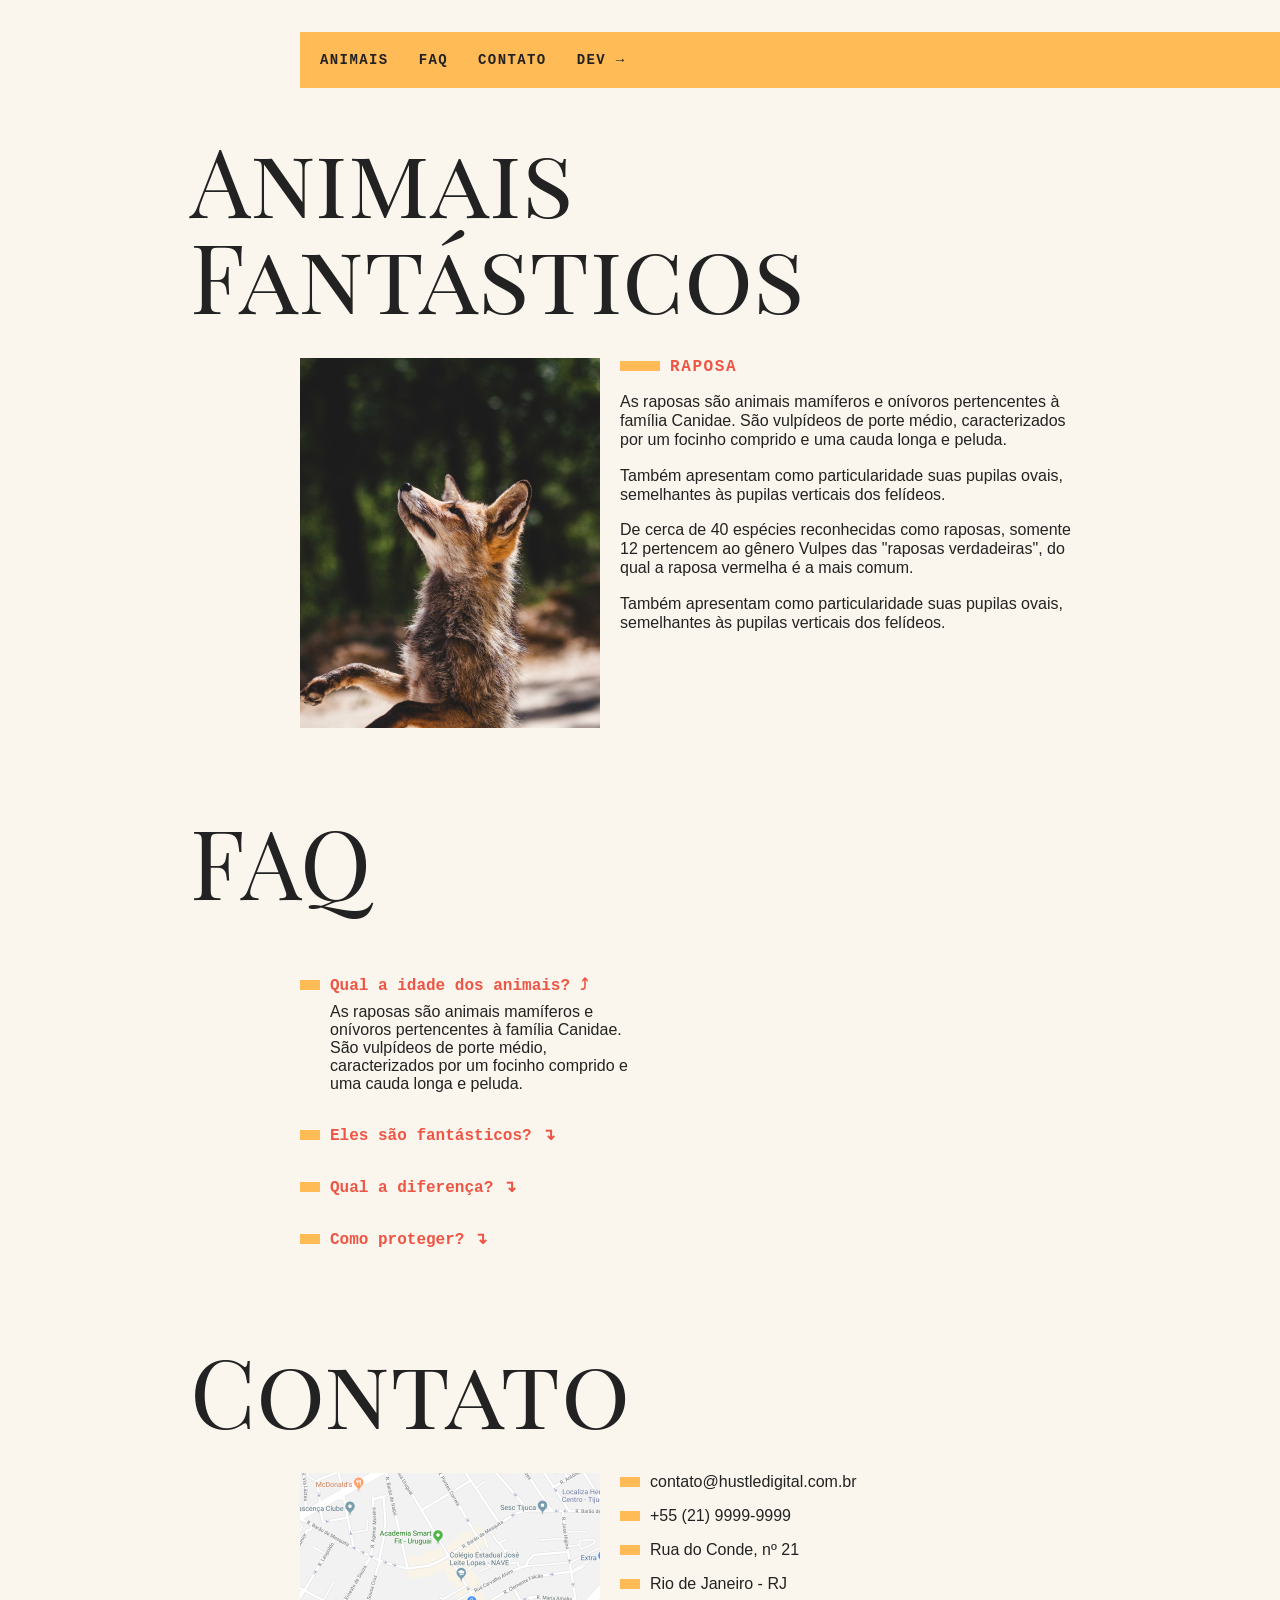
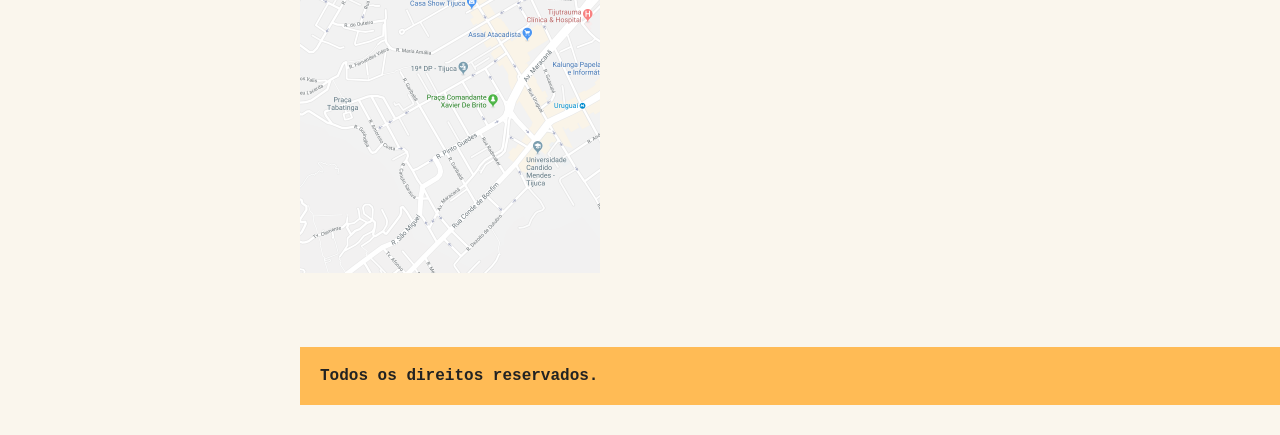
<file: DOM/accordion-list/index.html>
<!DOCTYPE html>
<html>
<head>
  <meta charset="utf-8" />
  <meta http-equiv="X-UA-Compatible" content="IE=edge">
  <title>Animais Fantásticos</title>
  <meta name="viewport" content="width=device-width, initial-scale=1">
  <link href="https://fonts.googleapis.com/css?family=Playfair+Display+SC" rel="stylesheet">
  <link rel="stylesheet" type="text/css" href="css/style.css" />
  <script>document.documentElement.className += ' js';</script>

</head>
<body>
  <nav class="menu">
    <ul>
      <li><a href="#animais">Animais</a></li>
      <li><a href="#faq">FAQ</a></li>
      <li><a href="#contato">Contato</a></li>
      <li><a href="https://hustledigital.com.br">Dev →</a></li>
    </ul>
  </nav>
  <section class="grid-section animais" id="animais">
    <h1 class="titulo">Animais Fantásticos</h1>
    <ul class="animais-lista js-tabmenu">
      <li>
        <img src="img/imagem1.jpg">
      </li>
      <li>
        <img src="img/imagem2.jpg">
      </li>
      <li>
        <img src="img/imagem3.jpg">
      </li>
      <li>
        <img src="img/imagem4.jpg">
      </li>
      <li>
        <img src="img/imagem5.jpg">
      </li>
      <li>
        <img src="img/imagem6.jpg">
      </li>
    </ul>
    <div class="animais-descricao js-tabcontent">
      <section> 
        <h2>Raposa</h2>
        <p>As raposas são animais mamíferos e onívoros pertencentes à família Canidae. São vulpídeos de porte médio, caracterizados
          por um focinho comprido e uma cauda longa e peluda.</p>
        <p>Também apresentam como particularidade suas pupilas ovais, semelhantes às pupilas verticais dos felídeos.</p>
        <p>De cerca de 40 espécies reconhecidas como raposas, somente 12 pertencem ao gênero Vulpes das "raposas verdadeiras", do
          qual a raposa vermelha é a mais comum.</p>
        <p>Também apresentam como particularidade suas pupilas ovais, semelhantes às pupilas verticais dos felídeos.</p>
      </section>
      <section>
        <h2>Esquilo</h2>
        <p>As raposas são animais mamíferos e onívoros pertencentes à família Canidae. São vulpídeos de porte médio, caracterizados
          por um focinho comprido e uma cauda longa e peluda.</p>
        <p>Também apresentam como particularidade suas pupilas ovais, semelhantes às pupilas verticais dos felídeos.</p>
        <p>De cerca de 40 espécies reconhecidas como raposas, somente 12 pertencem ao gênero Vulpes das "raposas verdadeiras", do
          qual a raposa vermelha é a mais comum.</p>
        <p>Também apresentam como particularidade suas pupilas ovais, semelhantes às pupilas verticais dos felídeos.</p>
      </section>
      <section>
        <h2>Urso</h2>
        <p>As raposas são animais mamíferos e onívoros pertencentes à família Canidae. São vulpídeos de porte médio, caracterizados
          por um focinho comprido e uma cauda longa e peluda.</p>
        <p>Também apresentam como particularidade suas pupilas ovais, semelhantes às pupilas verticais dos felídeos.</p>
        <p>De cerca de 40 espécies reconhecidas como raposas, somente 12 pertencem ao gênero Vulpes das "raposas verdadeiras", do
          qual a raposa vermelha é a mais comum.</p>
        <p>Também apresentam como particularidade suas pupilas ovais, semelhantes às pupilas verticais dos felídeos.</p>
      </section>
      <section>
        <h2>Lobo</h2>
        <p>As raposas são animais mamíferos e onívoros pertencentes à família Canidae. São vulpídeos de porte médio, caracterizados
          por um focinho comprido e uma cauda longa e peluda.</p>
        <p>Também apresentam como particularidade suas pupilas ovais, semelhantes às pupilas verticais dos felídeos.</p>
        <p>De cerca de 40 espécies reconhecidas como raposas, somente 12 pertencem ao gênero Vulpes das "raposas verdadeiras", do
          qual a raposa vermelha é a mais comum.</p>
        <p>Também apresentam como particularidade suas pupilas ovais, semelhantes às pupilas verticais dos felídeos.</p>
      </section>
      <section>
        <h2>Macaco</h2>
        <p>As raposas são animais mamíferos e onívoros pertencentes à família Canidae. São vulpídeos de porte médio, caracterizados
          por um focinho comprido e uma cauda longa e peluda.</p>
        <p>Também apresentam como particularidade suas pupilas ovais, semelhantes às pupilas verticais dos felídeos.</p>
        <p>De cerca de 40 espécies reconhecidas como raposas, somente 12 pertencem ao gênero Vulpes das "raposas verdadeiras", do
          qual a raposa vermelha é a mais comum.</p>
        <p>Também apresentam como particularidade suas pupilas ovais, semelhantes às pupilas verticais dos felídeos.</p>
      </section>
      <section>
        <h2>Leão</h2>
        <p>As raposas são animais mamíferos e onívoros pertencentes à família Canidae. São vulpídeos de porte médio, caracterizados
          por um focinho comprido e uma cauda longa e peluda.</p>
        <p>Também apresentam como particularidade suas pupilas ovais, semelhantes às pupilas verticais dos felídeos.</p>
        <p>De cerca de 40 espécies reconhecidas como raposas, somente 12 pertencem ao gênero Vulpes das "raposas verdadeiras", do
          qual a raposa vermelha é a mais comum.</p>
        <p>Também apresentam como particularidade suas pupilas ovais, semelhantes às pupilas verticais dos felídeos.</p>
      </section>
    </div>
  </section>
  <section class="grid-section faq" id="faq">
    <h1 class="titulo">FAQ</h1>
    <dl class="faq-lista js-accordion">
      <dt>Qual a idade dos animais?</dt>
      <dd>As raposas são animais mamíferos e onívoros pertencentes à família Canidae. São vulpídeos de porte médio, caracterizados por um focinho comprido e uma cauda longa e peluda.</dd>
      <dt>Eles são fantásticos?</dt>
      <dd>Também apresentam como particularidade suas pupilas ovais, semelhantes às pupilas verticais dos felídeos.</dd>
      <dt>Qual a diferença?</dt>
      <dd>As raposas são animais mamíferos e onívoros pertencentes à família Canidae. São vulpídeos de porte médio, caracterizados por um focinho comprido e uma cauda longa e peluda.</dd>
      <dt>Como proteger?</dt>
      <dd>Também apresentam como particularidade suas pupilas ovais, semelhantes às pupilas verticais dos felídeos.</dd>
    </dl>
  </section>
  <section class="grid-section contato" id="contato">
    <h1 class="titulo">Contato</h1>
    <div class="mapa">
      <img src="img/mapa.png">
    </div>
    <ul class="dados">
      <li>contato@hustledigital.com.br</li>
      <li>+55 (21) 9999-9999</li>
      <li>Rua do Conde, nº 21</li>
      <li>Rio de Janeiro - RJ</li>
    </ul>
  </section>
  <footer class="copy">
    <p>Todos os direitos reservados.</p>
  </footer>
  <script src="script.js"></script>
</body>
</html>
</file>
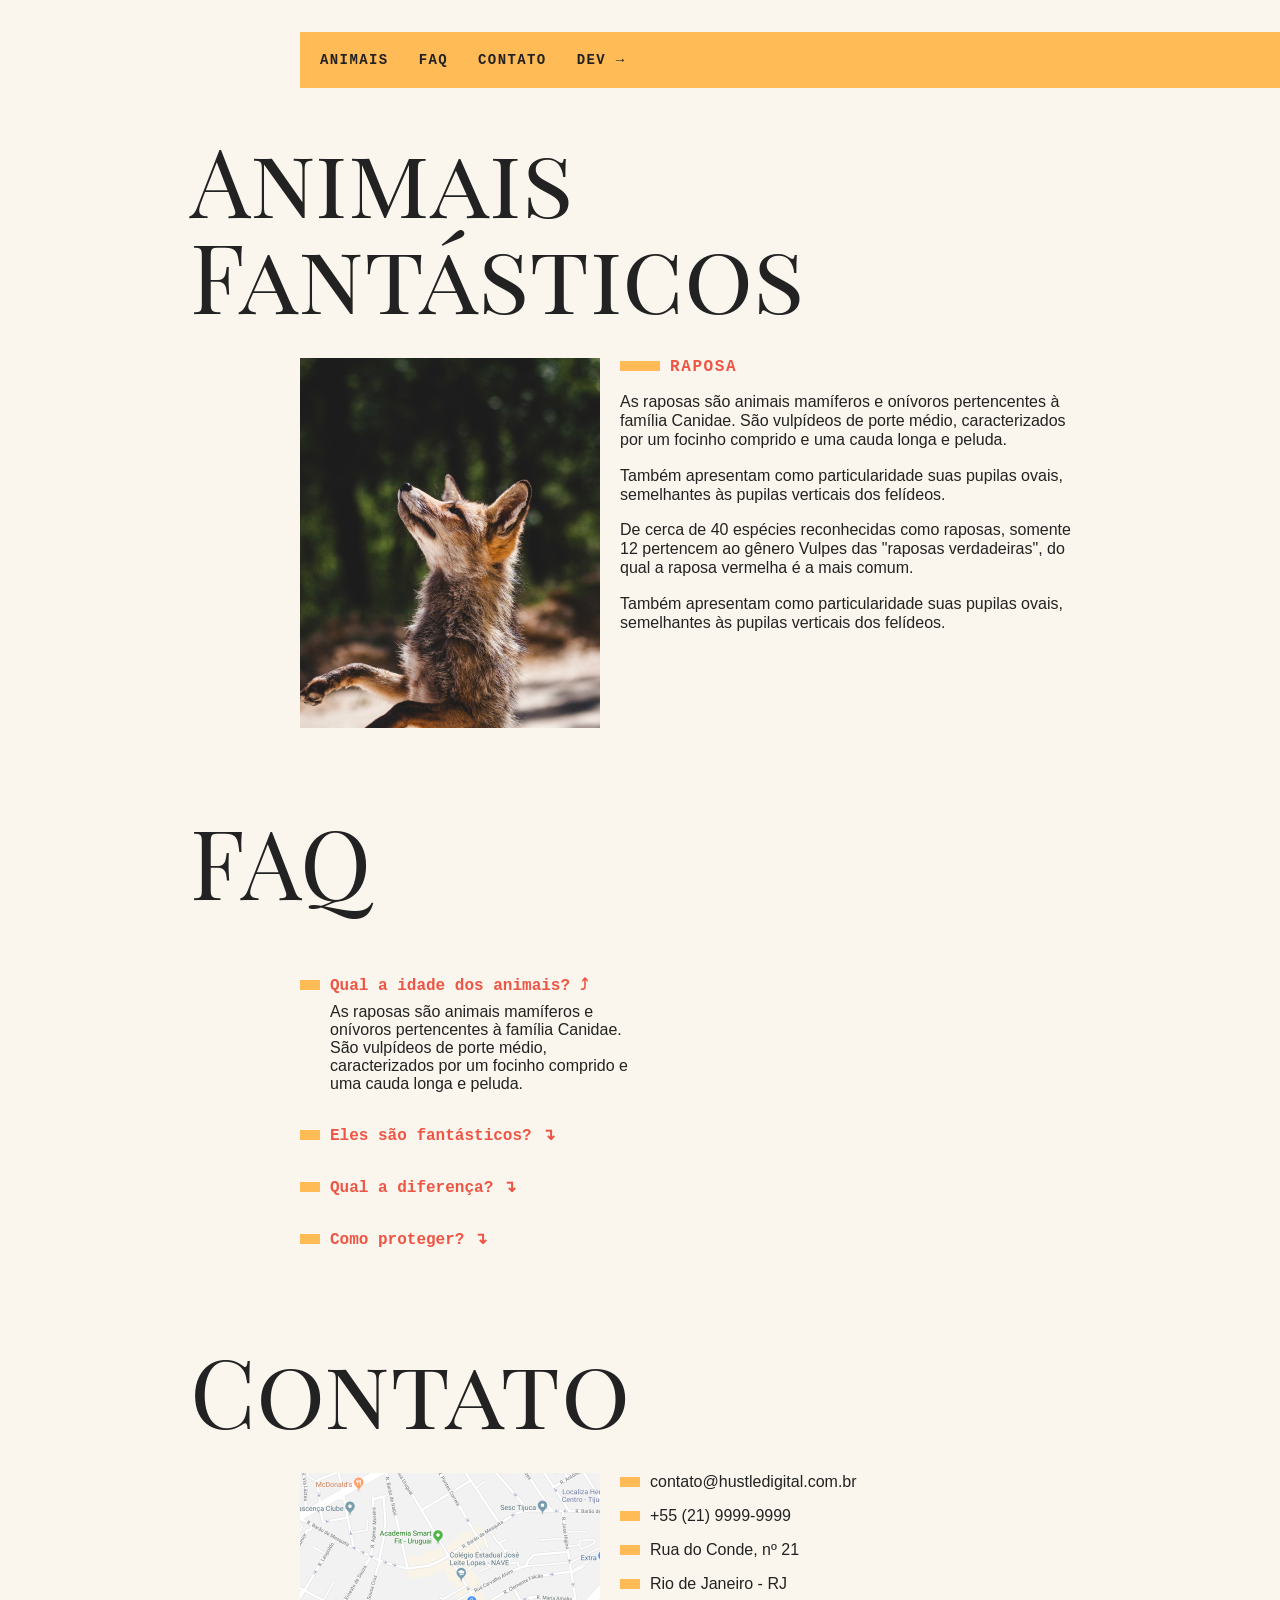
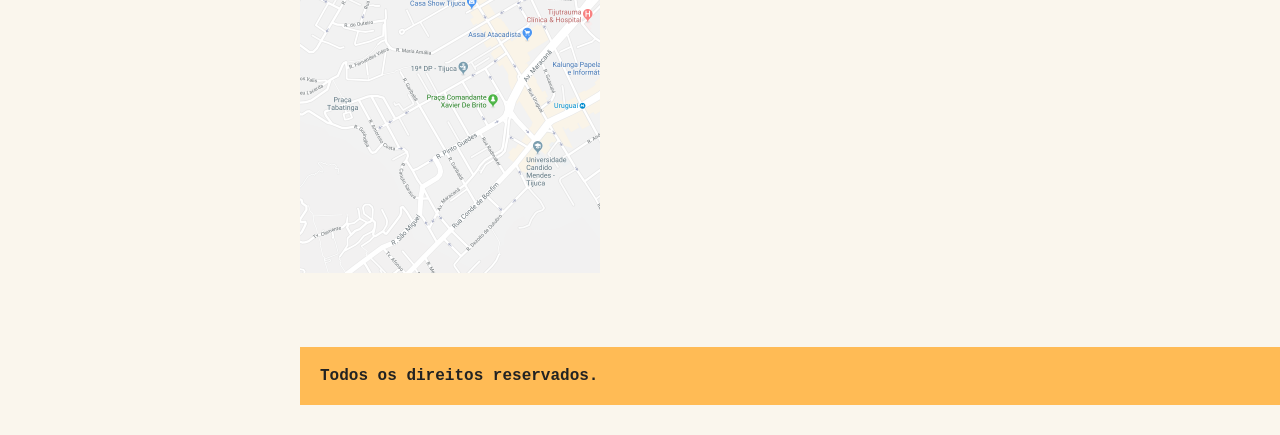
<file: DOM/animacao-ao-scroll/index.html>
<!DOCTYPE html>
<html>
<head>
  <meta charset="utf-8" />
  <meta http-equiv="X-UA-Compatible" content="IE=edge">
  <title>Animais Fantásticos</title>
  <meta name="viewport" content="width=device-width, initial-scale=1">
  <link href="https://fonts.googleapis.com/css?family=Playfair+Display+SC" rel="stylesheet">
  <link rel="stylesheet" type="text/css" href="css/style.css" />
  <script>document.documentElement.className += ' js';</script>

</head>
<body>
  <nav class="menu js-menu">
    <ul>
      <li><a href="#animais">Animais</a></li>
      <li><a href="#faq">FAQ</a></li>
      <li><a href="#contato">Contato</a></li>
      <li><a href="https://hustledigital.com.br">Dev →</a></li>
    </ul>
  </nav>
  <section class="grid-section animais js-scroll" id="animais">
    <h1 class="titulo">Animais Fantásticos</h1>
    <ul class="animais-lista js-tabmenu">
      <li>
        <img src="img/imagem1.jpg">
      </li>
      <li>
        <img src="img/imagem2.jpg">
      </li>
      <li>
        <img src="img/imagem3.jpg">
      </li>
      <li>
        <img src="img/imagem4.jpg">
      </li>
      <li>
        <img src="img/imagem5.jpg">
      </li>
      <li>
        <img src="img/imagem6.jpg">
      </li>
    </ul>
    <div class="animais-descricao js-tabcontent">
      <section> 
        <h2>Raposa</h2>
        <p>As raposas são animais mamíferos e onívoros pertencentes à família Canidae. São vulpídeos de porte médio, caracterizados
          por um focinho comprido e uma cauda longa e peluda.</p>
        <p>Também apresentam como particularidade suas pupilas ovais, semelhantes às pupilas verticais dos felídeos.</p>
        <p>De cerca de 40 espécies reconhecidas como raposas, somente 12 pertencem ao gênero Vulpes das "raposas verdadeiras", do
          qual a raposa vermelha é a mais comum.</p>
        <p>Também apresentam como particularidade suas pupilas ovais, semelhantes às pupilas verticais dos felídeos.</p>
      </section>
      <section>
        <h2>Esquilo</h2>
        <p>As raposas são animais mamíferos e onívoros pertencentes à família Canidae. São vulpídeos de porte médio, caracterizados
          por um focinho comprido e uma cauda longa e peluda.</p>
        <p>Também apresentam como particularidade suas pupilas ovais, semelhantes às pupilas verticais dos felídeos.</p>
        <p>De cerca de 40 espécies reconhecidas como raposas, somente 12 pertencem ao gênero Vulpes das "raposas verdadeiras", do
          qual a raposa vermelha é a mais comum.</p>
        <p>Também apresentam como particularidade suas pupilas ovais, semelhantes às pupilas verticais dos felídeos.</p>
      </section>
      <section>
        <h2>Urso</h2>
        <p>As raposas são animais mamíferos e onívoros pertencentes à família Canidae. São vulpídeos de porte médio, caracterizados
          por um focinho comprido e uma cauda longa e peluda.</p>
        <p>Também apresentam como particularidade suas pupilas ovais, semelhantes às pupilas verticais dos felídeos.</p>
        <p>De cerca de 40 espécies reconhecidas como raposas, somente 12 pertencem ao gênero Vulpes das "raposas verdadeiras", do
          qual a raposa vermelha é a mais comum.</p>
        <p>Também apresentam como particularidade suas pupilas ovais, semelhantes às pupilas verticais dos felídeos.</p>
      </section>
      <section>
        <h2>Lobo</h2>
        <p>As raposas são animais mamíferos e onívoros pertencentes à família Canidae. São vulpídeos de porte médio, caracterizados
          por um focinho comprido e uma cauda longa e peluda.</p>
        <p>Também apresentam como particularidade suas pupilas ovais, semelhantes às pupilas verticais dos felídeos.</p>
        <p>De cerca de 40 espécies reconhecidas como raposas, somente 12 pertencem ao gênero Vulpes das "raposas verdadeiras", do
          qual a raposa vermelha é a mais comum.</p>
        <p>Também apresentam como particularidade suas pupilas ovais, semelhantes às pupilas verticais dos felídeos.</p>
      </section>
      <section>
        <h2>Macaco</h2>
        <p>As raposas são animais mamíferos e onívoros pertencentes à família Canidae. São vulpídeos de porte médio, caracterizados
          por um focinho comprido e uma cauda longa e peluda.</p>
        <p>Também apresentam como particularidade suas pupilas ovais, semelhantes às pupilas verticais dos felídeos.</p>
        <p>De cerca de 40 espécies reconhecidas como raposas, somente 12 pertencem ao gênero Vulpes das "raposas verdadeiras", do
          qual a raposa vermelha é a mais comum.</p>
        <p>Também apresentam como particularidade suas pupilas ovais, semelhantes às pupilas verticais dos felídeos.</p>
      </section>
      <section>
        <h2>Leão</h2>
        <p>As raposas são animais mamíferos e onívoros pertencentes à família Canidae. São vulpídeos de porte médio, caracterizados
          por um focinho comprido e uma cauda longa e peluda.</p>
        <p>Também apresentam como particularidade suas pupilas ovais, semelhantes às pupilas verticais dos felídeos.</p>
        <p>De cerca de 40 espécies reconhecidas como raposas, somente 12 pertencem ao gênero Vulpes das "raposas verdadeiras", do
          qual a raposa vermelha é a mais comum.</p>
        <p>Também apresentam como particularidade suas pupilas ovais, semelhantes às pupilas verticais dos felídeos.</p>
      </section>
    </div>
  </section>
  <section class="grid-section faq js-scroll" id="faq">
    <h1 class="titulo">FAQ</h1>
    <dl class="faq-lista js-accordion">
      <dt>Qual a idade dos animais?</dt>
      <dd>As raposas são animais mamíferos e onívoros pertencentes à família Canidae. São vulpídeos de porte médio, caracterizados por um focinho comprido e uma cauda longa e peluda.</dd>
      <dt>Eles são fantásticos?</dt>
      <dd>Também apresentam como particularidade suas pupilas ovais, semelhantes às pupilas verticais dos felídeos.</dd>
      <dt>Qual a diferença?</dt>
      <dd>As raposas são animais mamíferos e onívoros pertencentes à família Canidae. São vulpídeos de porte médio, caracterizados por um focinho comprido e uma cauda longa e peluda.</dd>
      <dt>Como proteger?</dt>
      <dd>Também apresentam como particularidade suas pupilas ovais, semelhantes às pupilas verticais dos felídeos.</dd>
    </dl>
  </section>
  <section class="grid-section contato js-scroll" id="contato">
    <h1 class="titulo">Contato</h1>
    <div class="mapa">
      <img src="img/mapa.png">
    </div>
    <ul class="dados">
      <li>contato@hustledigital.com.br</li>
      <li>+55 (21) 9999-9999</li>
      <li>Rua do Conde, nº 21</li>
      <li>Rio de Janeiro - RJ</li>
    </ul>
  </section>
  <footer class="copy">
    <p>Todos os direitos reservados.</p>
  </footer>
  <script src="script.js"></script>
</body>
</html>
</file>
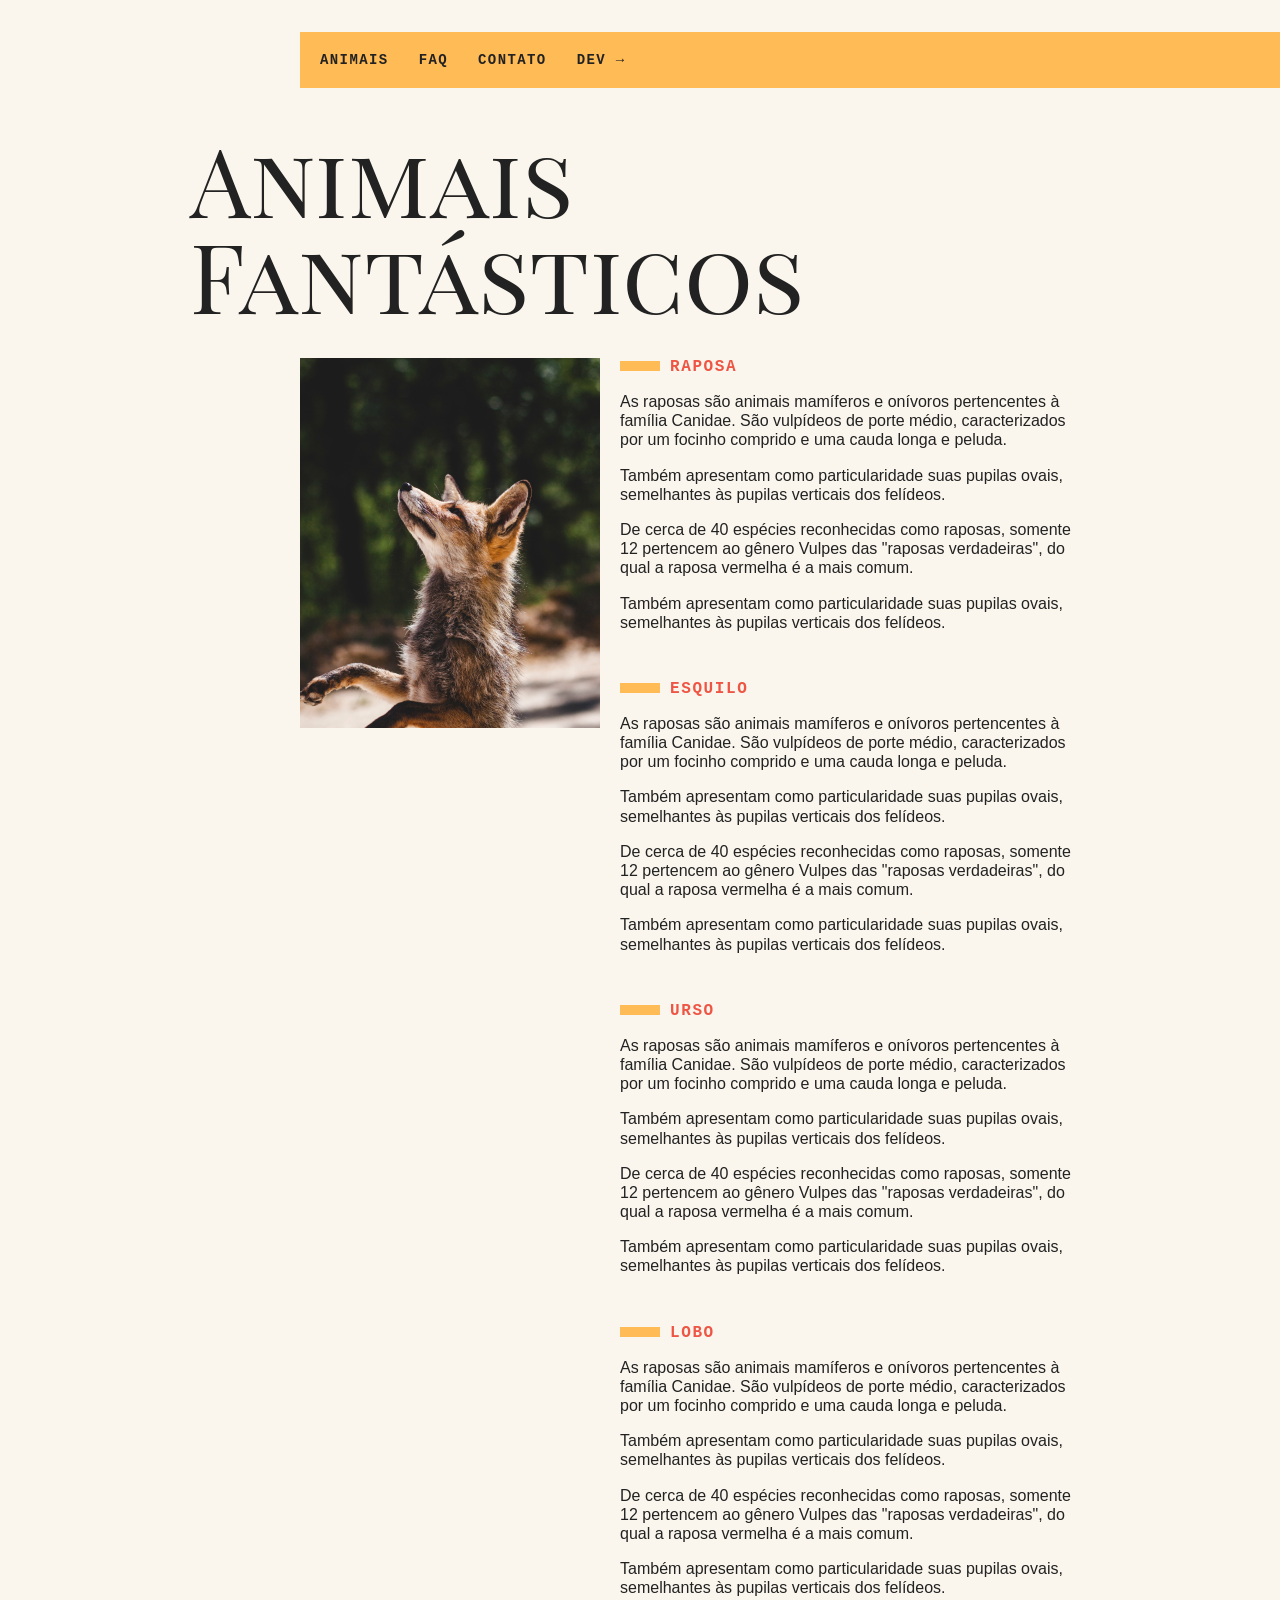
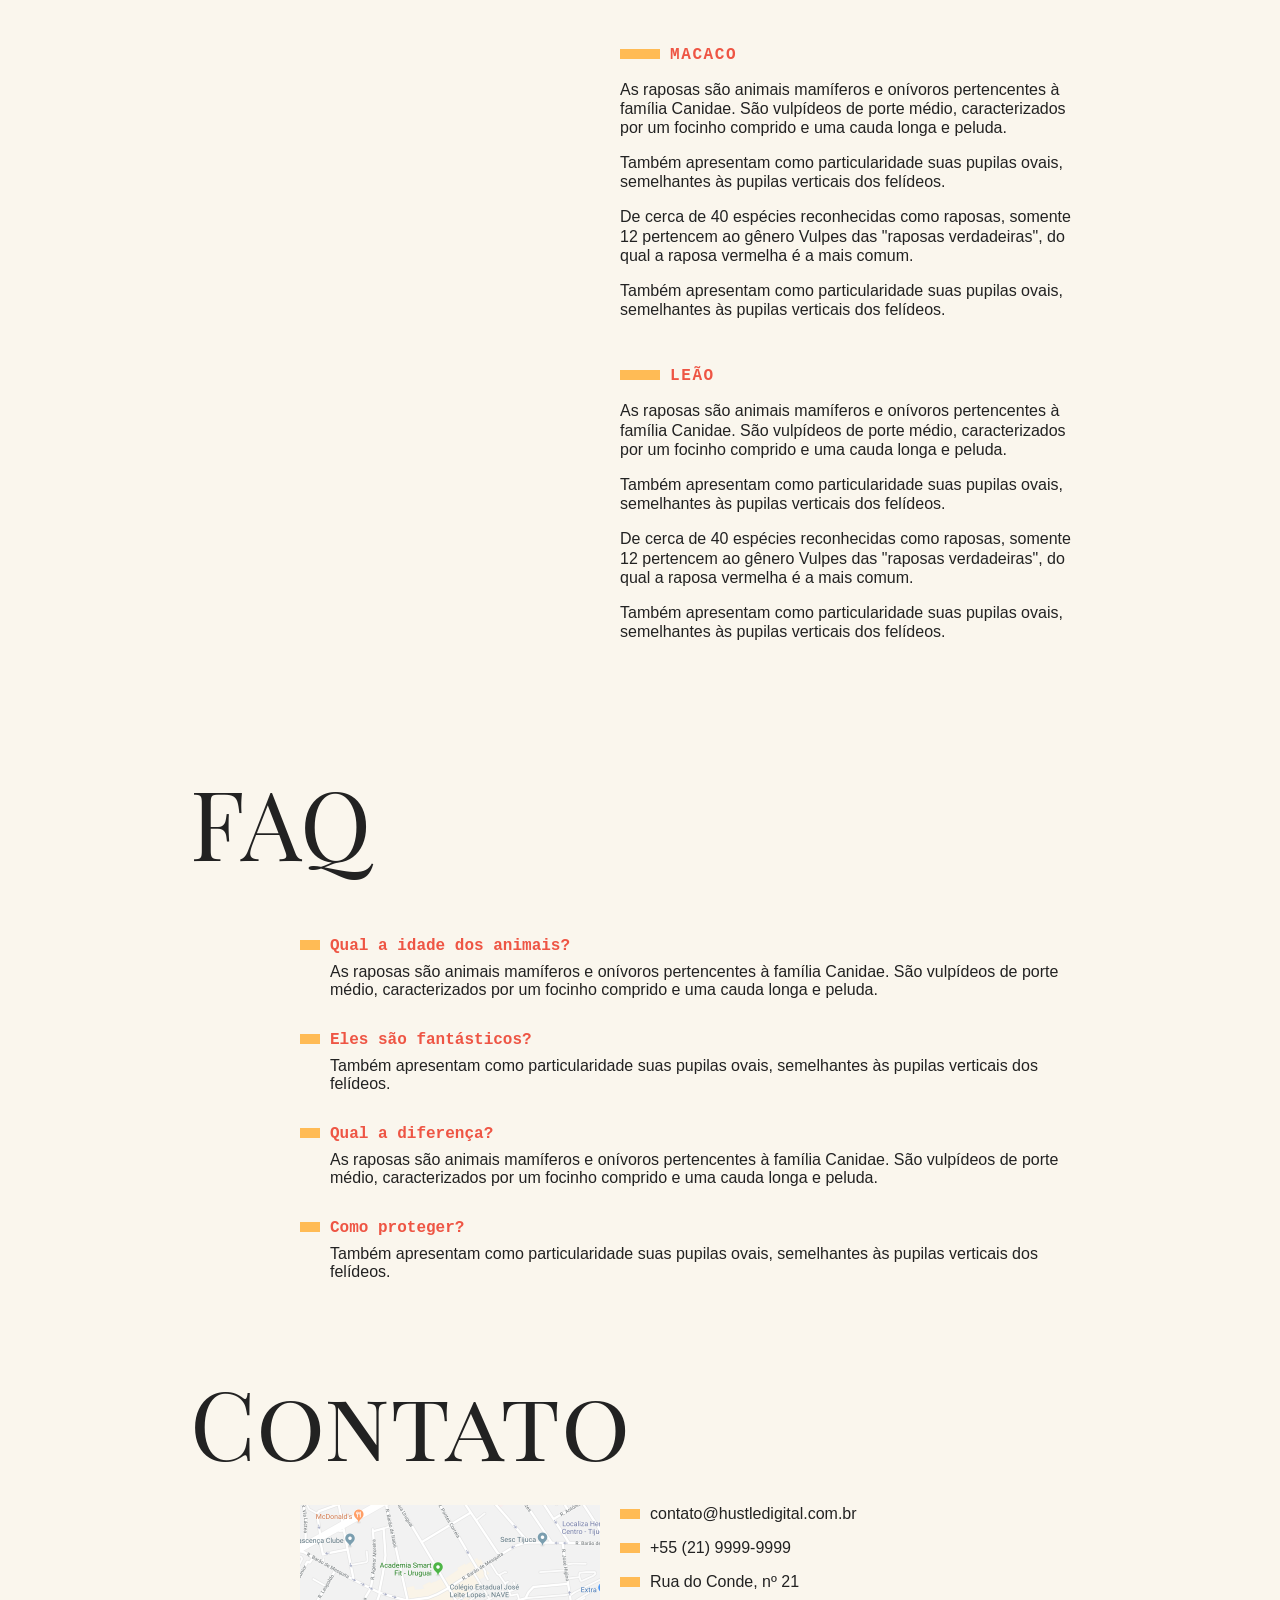
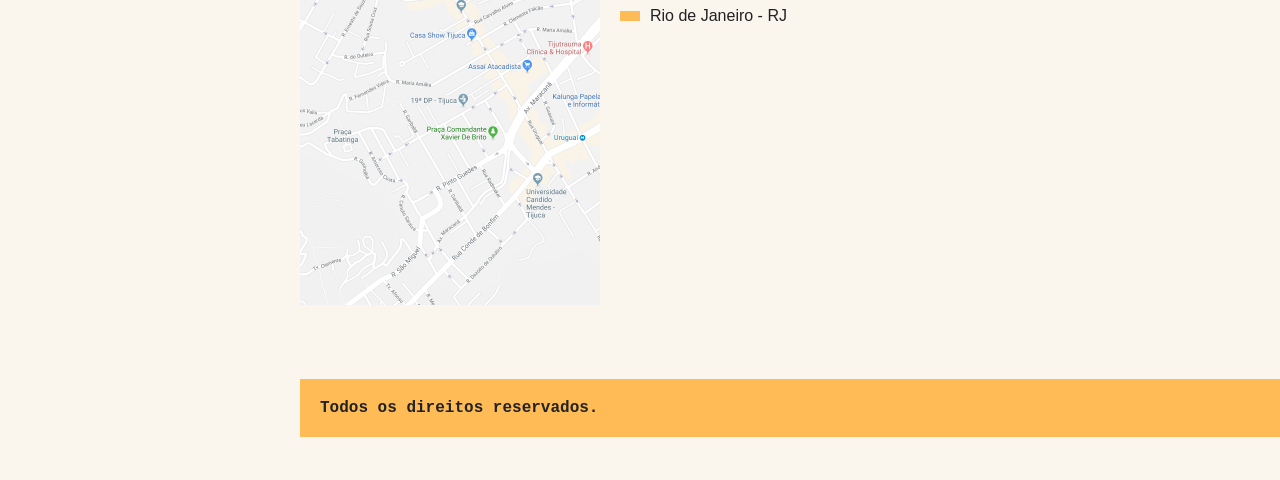
<file: DOM/classes-e-atributos/index.html>
<!DOCTYPE html>
<html>
<head>
  <meta charset="utf-8" />
  <meta http-equiv="X-UA-Compatible" content="IE=edge">
  <title>Animais Fantásticos</title>
  <meta name="viewport" content="width=device-width, initial-scale=1">
  <link href="https://fonts.googleapis.com/css?family=Playfair+Display+SC" rel="stylesheet">
  <link rel="stylesheet" type="text/css" href="css/style.css" />
</head>
<body>
  <nav class="menu">
    <ul>
      <li><a href="#animais">Animais</a></li>
      <li><a href="#faq">FAQ</a></li>
      <li><a href="#contato">Contato</a></li>
      <li><a href="https://hustledigital.com.br">Dev →</a></li>
    </ul>
  </nav>
  <section class="grid-section animais" id="animais">
    <h1 class="titulo">Animais Fantásticos</h1>
    <ul class="animais-lista">
      <li>
        <img src="img/imagem1.jpg" alt="teste">
      </li>
      <li>
        <img src="img/imagem2.jpg">
      </li>
      <li>
        <img src="img/imagem3.jpg">
      </li>
      <li>
        <img src="img/imagem4.jpg">
      </li>
      <li>
        <img src="img/imagem5.jpg">
      </li>
      <li>
        <img src="img/imagem6.jpg">
      </li>
    </ul>
    <div class="animais-descricao">
      <section> 
        <h2>Raposa</h2>
        <p>As raposas são animais mamíferos e onívoros pertencentes à família Canidae. São vulpídeos de porte médio, caracterizados
          por um focinho comprido e uma cauda longa e peluda.</p>
        <p>Também apresentam como particularidade suas pupilas ovais, semelhantes às pupilas verticais dos felídeos.</p>
        <p>De cerca de 40 espécies reconhecidas como raposas, somente 12 pertencem ao gênero Vulpes das "raposas verdadeiras", do
          qual a raposa vermelha é a mais comum.</p>
        <p>Também apresentam como particularidade suas pupilas ovais, semelhantes às pupilas verticais dos felídeos.</p>
      </section>
      <section>
        <h2>Esquilo</h2>
        <p>As raposas são animais mamíferos e onívoros pertencentes à família Canidae. São vulpídeos de porte médio, caracterizados
          por um focinho comprido e uma cauda longa e peluda.</p>
        <p>Também apresentam como particularidade suas pupilas ovais, semelhantes às pupilas verticais dos felídeos.</p>
        <p>De cerca de 40 espécies reconhecidas como raposas, somente 12 pertencem ao gênero Vulpes das "raposas verdadeiras", do
          qual a raposa vermelha é a mais comum.</p>
        <p>Também apresentam como particularidade suas pupilas ovais, semelhantes às pupilas verticais dos felídeos.</p>
      </section>
      <section>
        <h2>Urso</h2>
        <p>As raposas são animais mamíferos e onívoros pertencentes à família Canidae. São vulpídeos de porte médio, caracterizados
          por um focinho comprido e uma cauda longa e peluda.</p>
        <p>Também apresentam como particularidade suas pupilas ovais, semelhantes às pupilas verticais dos felídeos.</p>
        <p>De cerca de 40 espécies reconhecidas como raposas, somente 12 pertencem ao gênero Vulpes das "raposas verdadeiras", do
          qual a raposa vermelha é a mais comum.</p>
        <p>Também apresentam como particularidade suas pupilas ovais, semelhantes às pupilas verticais dos felídeos.</p>
      </section>
      <section>
        <h2>Lobo</h2>
        <p>As raposas são animais mamíferos e onívoros pertencentes à família Canidae. São vulpídeos de porte médio, caracterizados
          por um focinho comprido e uma cauda longa e peluda.</p>
        <p>Também apresentam como particularidade suas pupilas ovais, semelhantes às pupilas verticais dos felídeos.</p>
        <p>De cerca de 40 espécies reconhecidas como raposas, somente 12 pertencem ao gênero Vulpes das "raposas verdadeiras", do
          qual a raposa vermelha é a mais comum.</p>
        <p>Também apresentam como particularidade suas pupilas ovais, semelhantes às pupilas verticais dos felídeos.</p>
      </section>
      <section>
        <h2>Macaco</h2>
        <p>As raposas são animais mamíferos e onívoros pertencentes à família Canidae. São vulpídeos de porte médio, caracterizados
          por um focinho comprido e uma cauda longa e peluda.</p>
        <p>Também apresentam como particularidade suas pupilas ovais, semelhantes às pupilas verticais dos felídeos.</p>
        <p>De cerca de 40 espécies reconhecidas como raposas, somente 12 pertencem ao gênero Vulpes das "raposas verdadeiras", do
          qual a raposa vermelha é a mais comum.</p>
        <p>Também apresentam como particularidade suas pupilas ovais, semelhantes às pupilas verticais dos felídeos.</p>
      </section>
      <section>
        <h2>Leão</h2>
        <p>As raposas são animais mamíferos e onívoros pertencentes à família Canidae. São vulpídeos de porte médio, caracterizados
          por um focinho comprido e uma cauda longa e peluda.</p>
        <p>Também apresentam como particularidade suas pupilas ovais, semelhantes às pupilas verticais dos felídeos.</p>
        <p>De cerca de 40 espécies reconhecidas como raposas, somente 12 pertencem ao gênero Vulpes das "raposas verdadeiras", do
          qual a raposa vermelha é a mais comum.</p>
        <p>Também apresentam como particularidade suas pupilas ovais, semelhantes às pupilas verticais dos felídeos.</p>
      </section>
    </div>
  </section>
  <section class="grid-section faq" id="faq">
    <h1 class="titulo">FAQ</h1>
    <dl class="faq-lista">
      <dt>Qual a idade dos animais?</dt>
      <dd>As raposas são animais mamíferos e onívoros pertencentes à família Canidae. São vulpídeos de porte médio, caracterizados por um focinho comprido e uma cauda longa e peluda.</dd>
      <dt>Eles são fantásticos?</dt>
      <dd>Também apresentam como particularidade suas pupilas ovais, semelhantes às pupilas verticais dos felídeos.</dd>
      <dt>Qual a diferença?</dt>
      <dd>As raposas são animais mamíferos e onívoros pertencentes à família Canidae. São vulpídeos de porte médio, caracterizados por um focinho comprido e uma cauda longa e peluda.</dd>
      <dt>Como proteger?</dt>
      <dd>Também apresentam como particularidade suas pupilas ovais, semelhantes às pupilas verticais dos felídeos.</dd>
    </dl>
  </section>
  <section class="grid-section contato" id="contato">
    <h1 class="titulo">Contato</h1>
    <div class="mapa">
      <img src="img/mapa.png">
    </div>
    <ul class="dados">
      <li>contato@hustledigital.com.br</li>
      <li>+55 (21) 9999-9999</li>
      <li>Rua do Conde, nº 21</li>
      <li>Rio de Janeiro - RJ</li>
    </ul>
  </section>
  <footer class="copy">
    <p>Todos os direitos reservados.</p>
  </footer>
  <!--<script src="script-aula.js"></script>-->
  <script src="script.js"></script> 
</body>
</html>
</file>
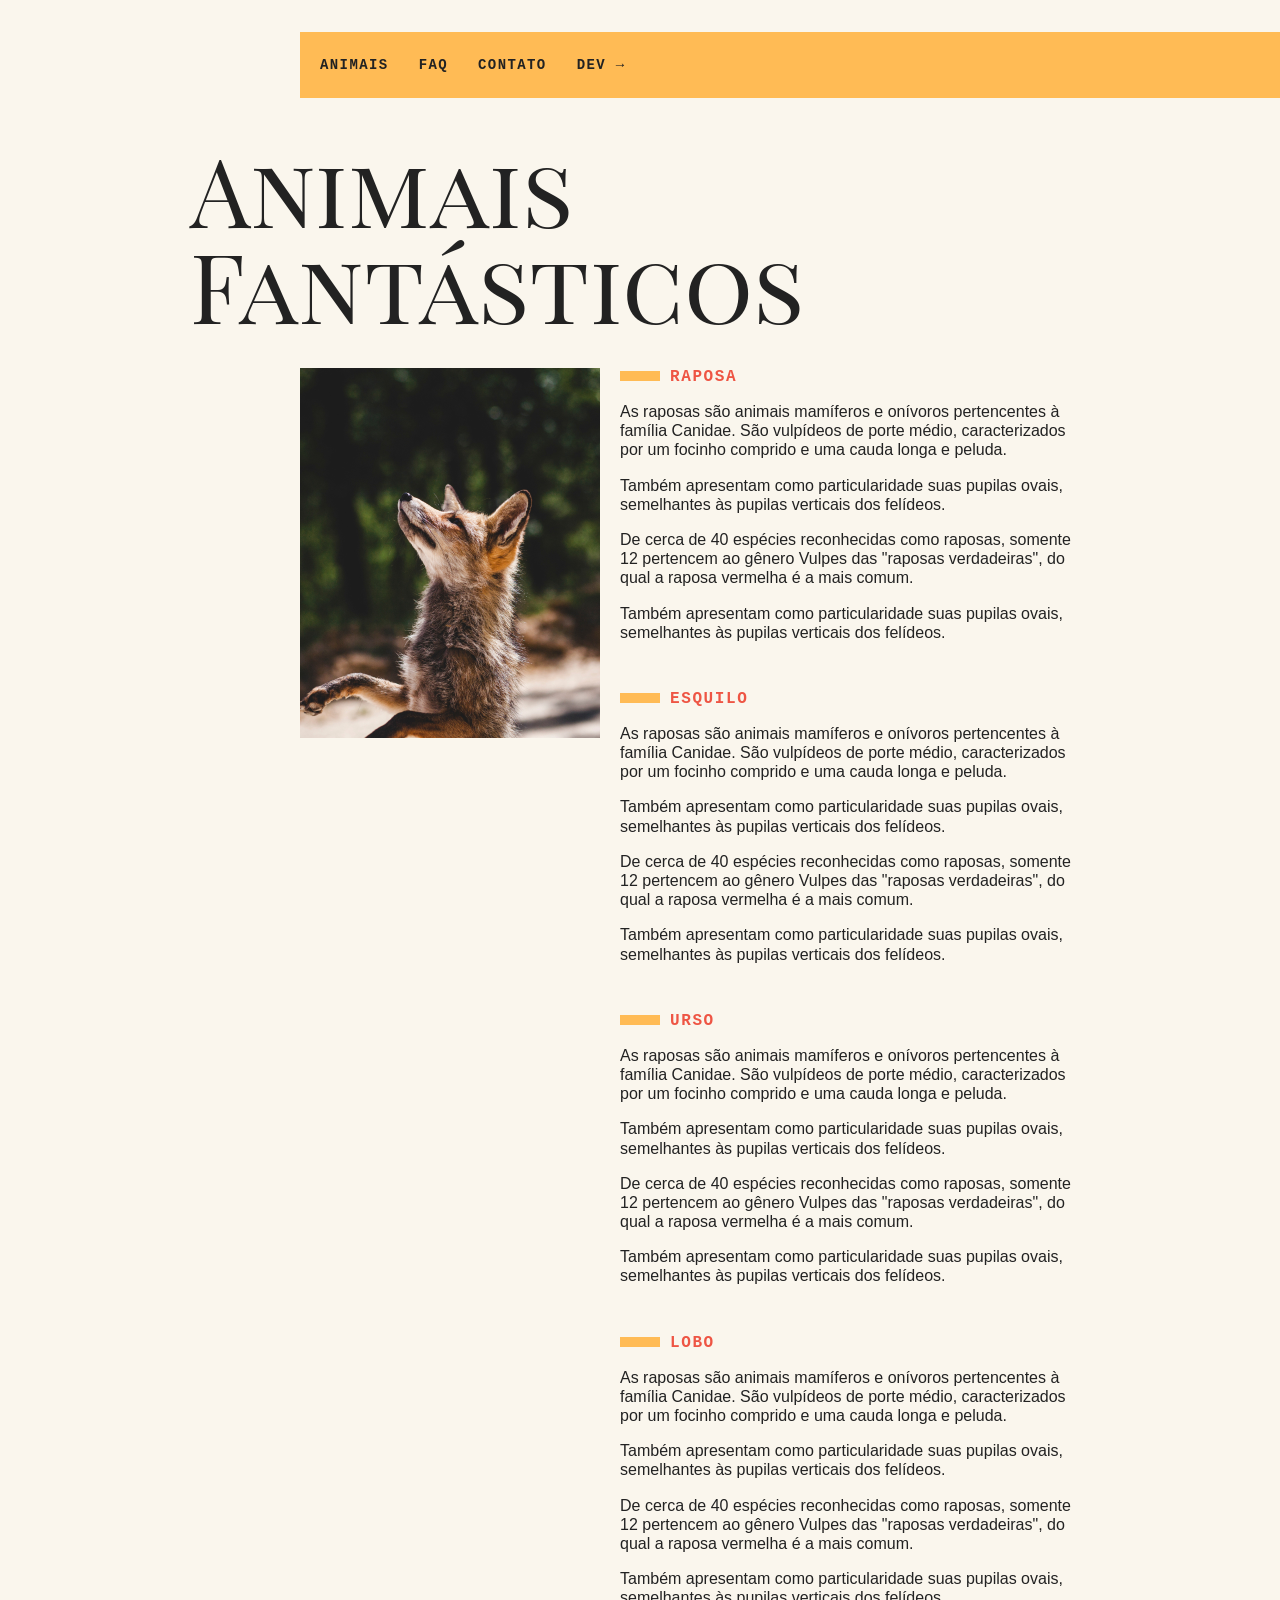
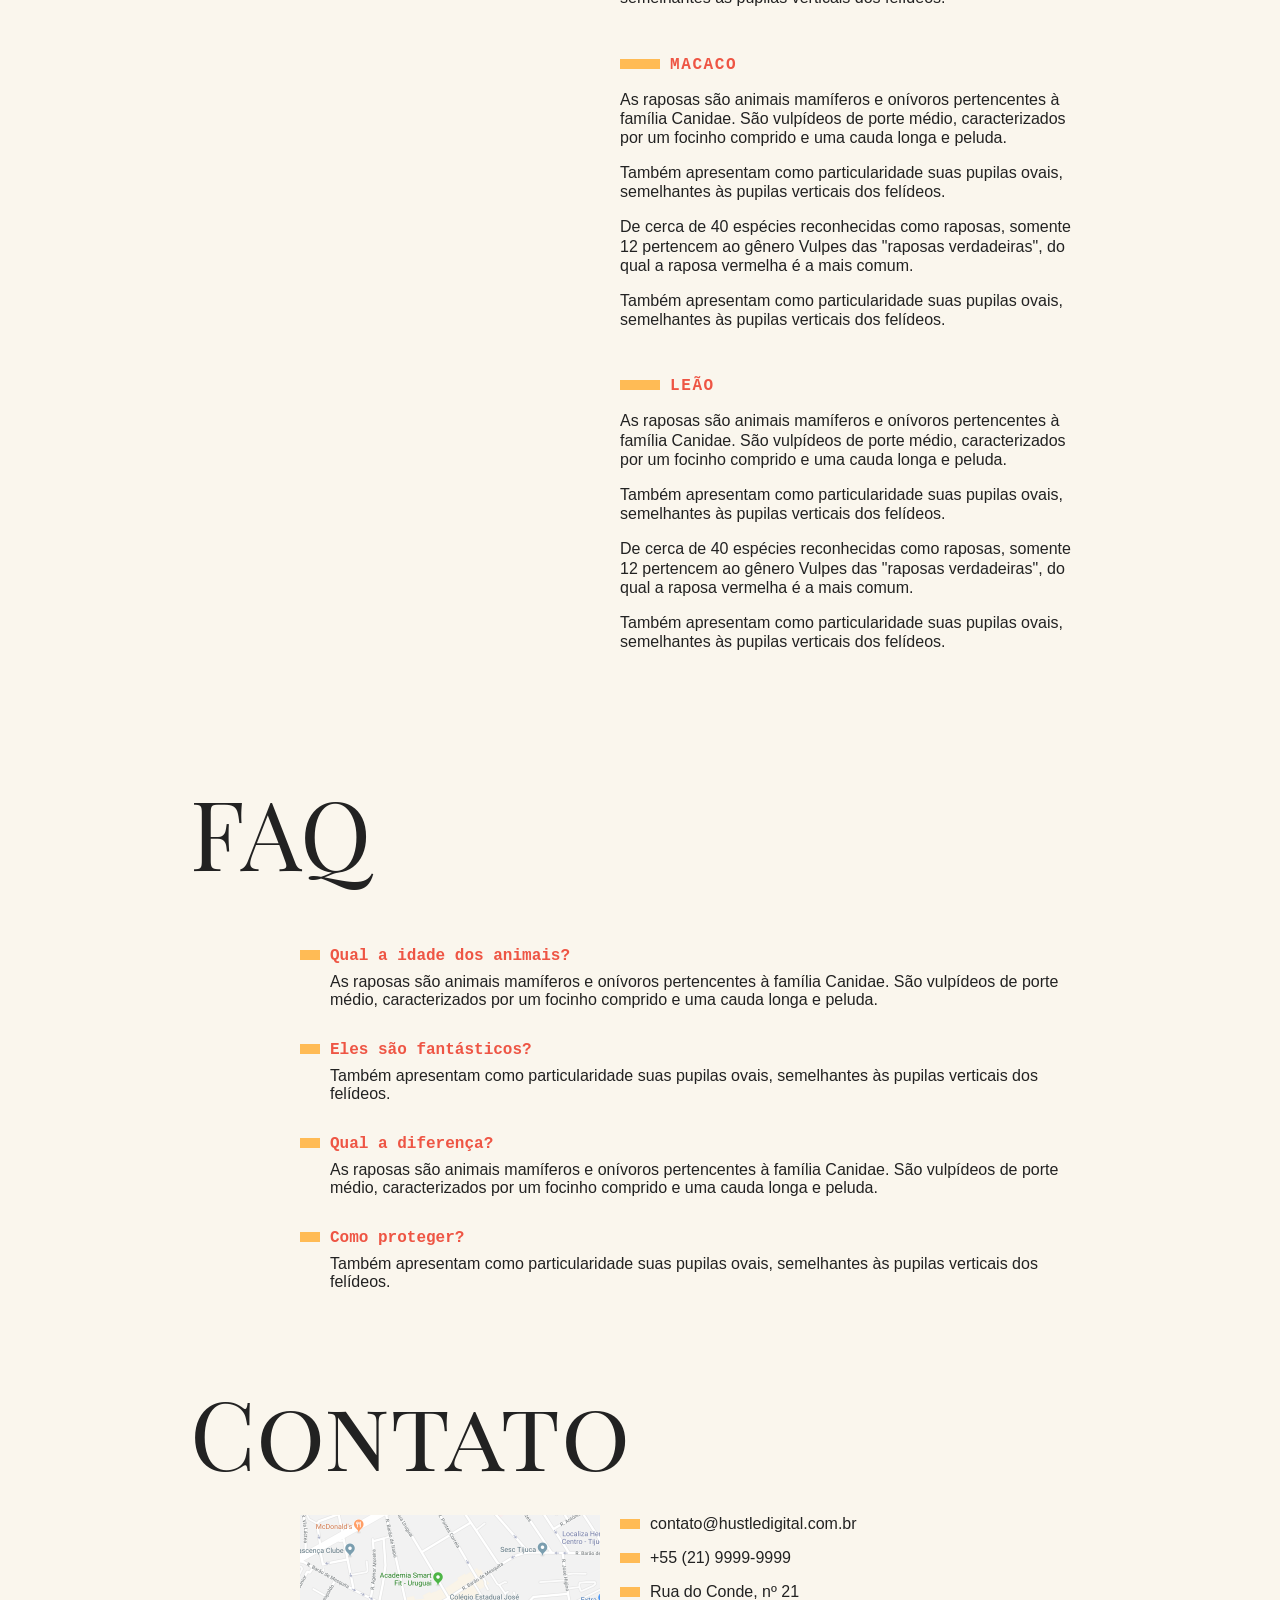
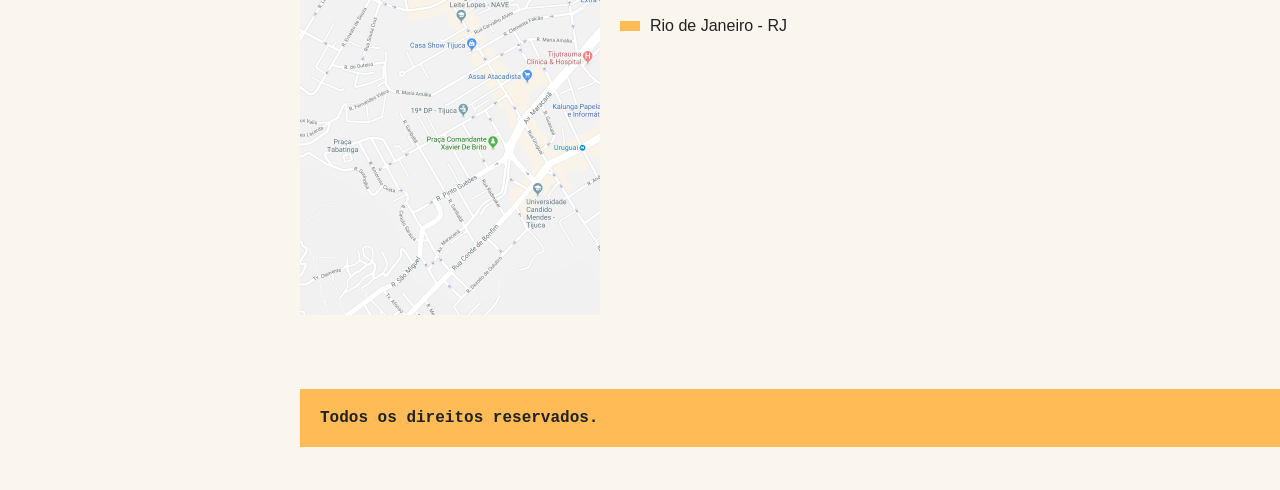
<file: DOM/dimensoes-e-distancias/index.html>
<!DOCTYPE html>
<html>
<head>
  <meta charset="utf-8" />
  <meta http-equiv="X-UA-Compatible" content="IE=edge">
  <title>Animais Fantásticos</title>
  <meta name="viewport" content="width=device-width, initial-scale=1">
  <link href="https://fonts.googleapis.com/css?family=Playfair+Display+SC" rel="stylesheet">
  <link rel="stylesheet" type="text/css" href="css/style.css" />
</head>
<body>
  <nav class="menu">
    <ul>
      <li><a href="#animais">Animais</a></li>
      <li><a href="#faq">FAQ</a></li>
      <li><a href="#contato">Contato</a></li>
      <li><a href="https://hustledigital.com.br">Dev →</a></li>
    </ul>
  </nav>
  <section class="grid-section animais" id="animais">
    <h1 class="titulo">Animais Fantásticos</h1>
    <ul class="animais-lista">
      <li>
        <img src="img/imagem1.jpg">
      </li>
      <li>
        <img src="img/imagem2.jpg">
      </li>
      <li>
        <img src="img/imagem3.jpg">
      </li>
      <li>
        <img src="img/imagem4.jpg">
      </li>
      <li>
        <img src="img/imagem5.jpg">
      </li>
      <li>
        <img src="img/imagem6.jpg">
      </li>
    </ul>
    <div class="animais-descricao">
      <section> 
        <h2>Raposa</h2>
        <p>As raposas são animais mamíferos e onívoros pertencentes à família Canidae. São vulpídeos de porte médio, caracterizados
          por um focinho comprido e uma cauda longa e peluda.</p>
        <p>Também apresentam como particularidade suas pupilas ovais, semelhantes às pupilas verticais dos felídeos.</p>
        <p>De cerca de 40 espécies reconhecidas como raposas, somente 12 pertencem ao gênero Vulpes das "raposas verdadeiras", do
          qual a raposa vermelha é a mais comum.</p>
        <p>Também apresentam como particularidade suas pupilas ovais, semelhantes às pupilas verticais dos felídeos.</p>
      </section>
      <section>
        <h2>Esquilo</h2>
        <p>As raposas são animais mamíferos e onívoros pertencentes à família Canidae. São vulpídeos de porte médio, caracterizados
          por um focinho comprido e uma cauda longa e peluda.</p>
        <p>Também apresentam como particularidade suas pupilas ovais, semelhantes às pupilas verticais dos felídeos.</p>
        <p>De cerca de 40 espécies reconhecidas como raposas, somente 12 pertencem ao gênero Vulpes das "raposas verdadeiras", do
          qual a raposa vermelha é a mais comum.</p>
        <p>Também apresentam como particularidade suas pupilas ovais, semelhantes às pupilas verticais dos felídeos.</p>
      </section>
      <section>
        <h2>Urso</h2>
        <p>As raposas são animais mamíferos e onívoros pertencentes à família Canidae. São vulpídeos de porte médio, caracterizados
          por um focinho comprido e uma cauda longa e peluda.</p>
        <p>Também apresentam como particularidade suas pupilas ovais, semelhantes às pupilas verticais dos felídeos.</p>
        <p>De cerca de 40 espécies reconhecidas como raposas, somente 12 pertencem ao gênero Vulpes das "raposas verdadeiras", do
          qual a raposa vermelha é a mais comum.</p>
        <p>Também apresentam como particularidade suas pupilas ovais, semelhantes às pupilas verticais dos felídeos.</p>
      </section>
      <section>
        <h2>Lobo</h2>
        <p>As raposas são animais mamíferos e onívoros pertencentes à família Canidae. São vulpídeos de porte médio, caracterizados
          por um focinho comprido e uma cauda longa e peluda.</p>
        <p>Também apresentam como particularidade suas pupilas ovais, semelhantes às pupilas verticais dos felídeos.</p>
        <p>De cerca de 40 espécies reconhecidas como raposas, somente 12 pertencem ao gênero Vulpes das "raposas verdadeiras", do
          qual a raposa vermelha é a mais comum.</p>
        <p>Também apresentam como particularidade suas pupilas ovais, semelhantes às pupilas verticais dos felídeos.</p>
      </section>
      <section>
        <h2>Macaco</h2>
        <p>As raposas são animais mamíferos e onívoros pertencentes à família Canidae. São vulpídeos de porte médio, caracterizados
          por um focinho comprido e uma cauda longa e peluda.</p>
        <p>Também apresentam como particularidade suas pupilas ovais, semelhantes às pupilas verticais dos felídeos.</p>
        <p>De cerca de 40 espécies reconhecidas como raposas, somente 12 pertencem ao gênero Vulpes das "raposas verdadeiras", do
          qual a raposa vermelha é a mais comum.</p>
        <p>Também apresentam como particularidade suas pupilas ovais, semelhantes às pupilas verticais dos felídeos.</p>
      </section>
      <section>
        <h2>Leão</h2>
        <p>As raposas são animais mamíferos e onívoros pertencentes à família Canidae. São vulpídeos de porte médio, caracterizados
          por um focinho comprido e uma cauda longa e peluda.</p>
        <p>Também apresentam como particularidade suas pupilas ovais, semelhantes às pupilas verticais dos felídeos.</p>
        <p>De cerca de 40 espécies reconhecidas como raposas, somente 12 pertencem ao gênero Vulpes das "raposas verdadeiras", do
          qual a raposa vermelha é a mais comum.</p>
        <p>Também apresentam como particularidade suas pupilas ovais, semelhantes às pupilas verticais dos felídeos.</p>
      </section>
    </div>
  </section>
  <section class="grid-section faq" id="faq">
    <h1 class="titulo">FAQ</h1>
    <dl class="faq-lista">
      <dt>Qual a idade dos animais?</dt>
      <dd>As raposas são animais mamíferos e onívoros pertencentes à família Canidae. São vulpídeos de porte médio, caracterizados por um focinho comprido e uma cauda longa e peluda.</dd>
      <dt>Eles são fantásticos?</dt>
      <dd>Também apresentam como particularidade suas pupilas ovais, semelhantes às pupilas verticais dos felídeos.</dd>
      <dt>Qual a diferença?</dt>
      <dd>As raposas são animais mamíferos e onívoros pertencentes à família Canidae. São vulpídeos de porte médio, caracterizados por um focinho comprido e uma cauda longa e peluda.</dd>
      <dt>Como proteger?</dt>
      <dd>Também apresentam como particularidade suas pupilas ovais, semelhantes às pupilas verticais dos felídeos.</dd>
    </dl>
  </section>
  <section class="grid-section contato" id="contato">
    <h1 class="titulo">Contato</h1>
    <div class="mapa">
      <img src="img/mapa.png">
    </div>
    <ul class="dados">
      <li>contato@hustledigital.com.br</li>
      <li>+55 (21) 9999-9999</li>
      <li>Rua do Conde, nº 21</li>
      <li>Rio de Janeiro - RJ</li>
    </ul>
  </section>
  <footer class="copy">
    <p>Todos os direitos reservados.</p>
  </footer>
  <!-- <script src="script-aula.js"></script> -->
  <script src="script.js"></script> 
</body>
</html>
</file>
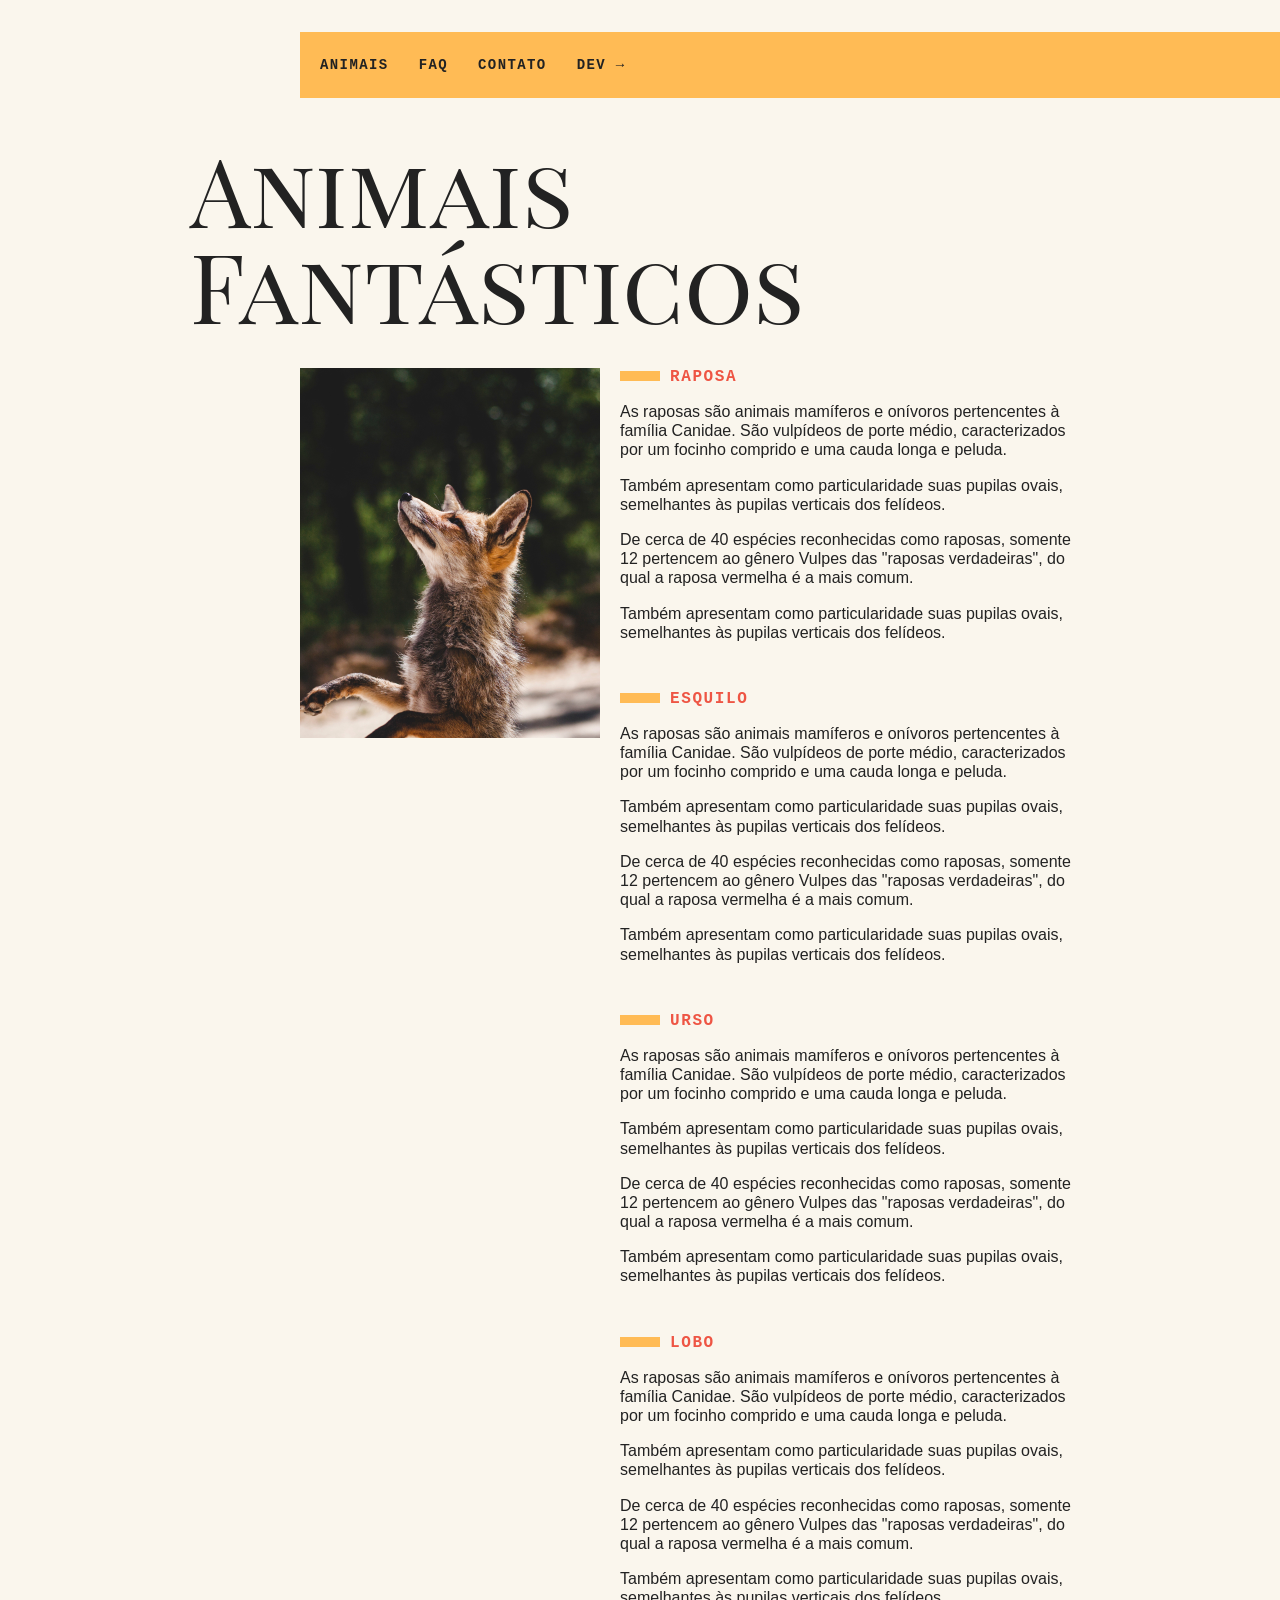
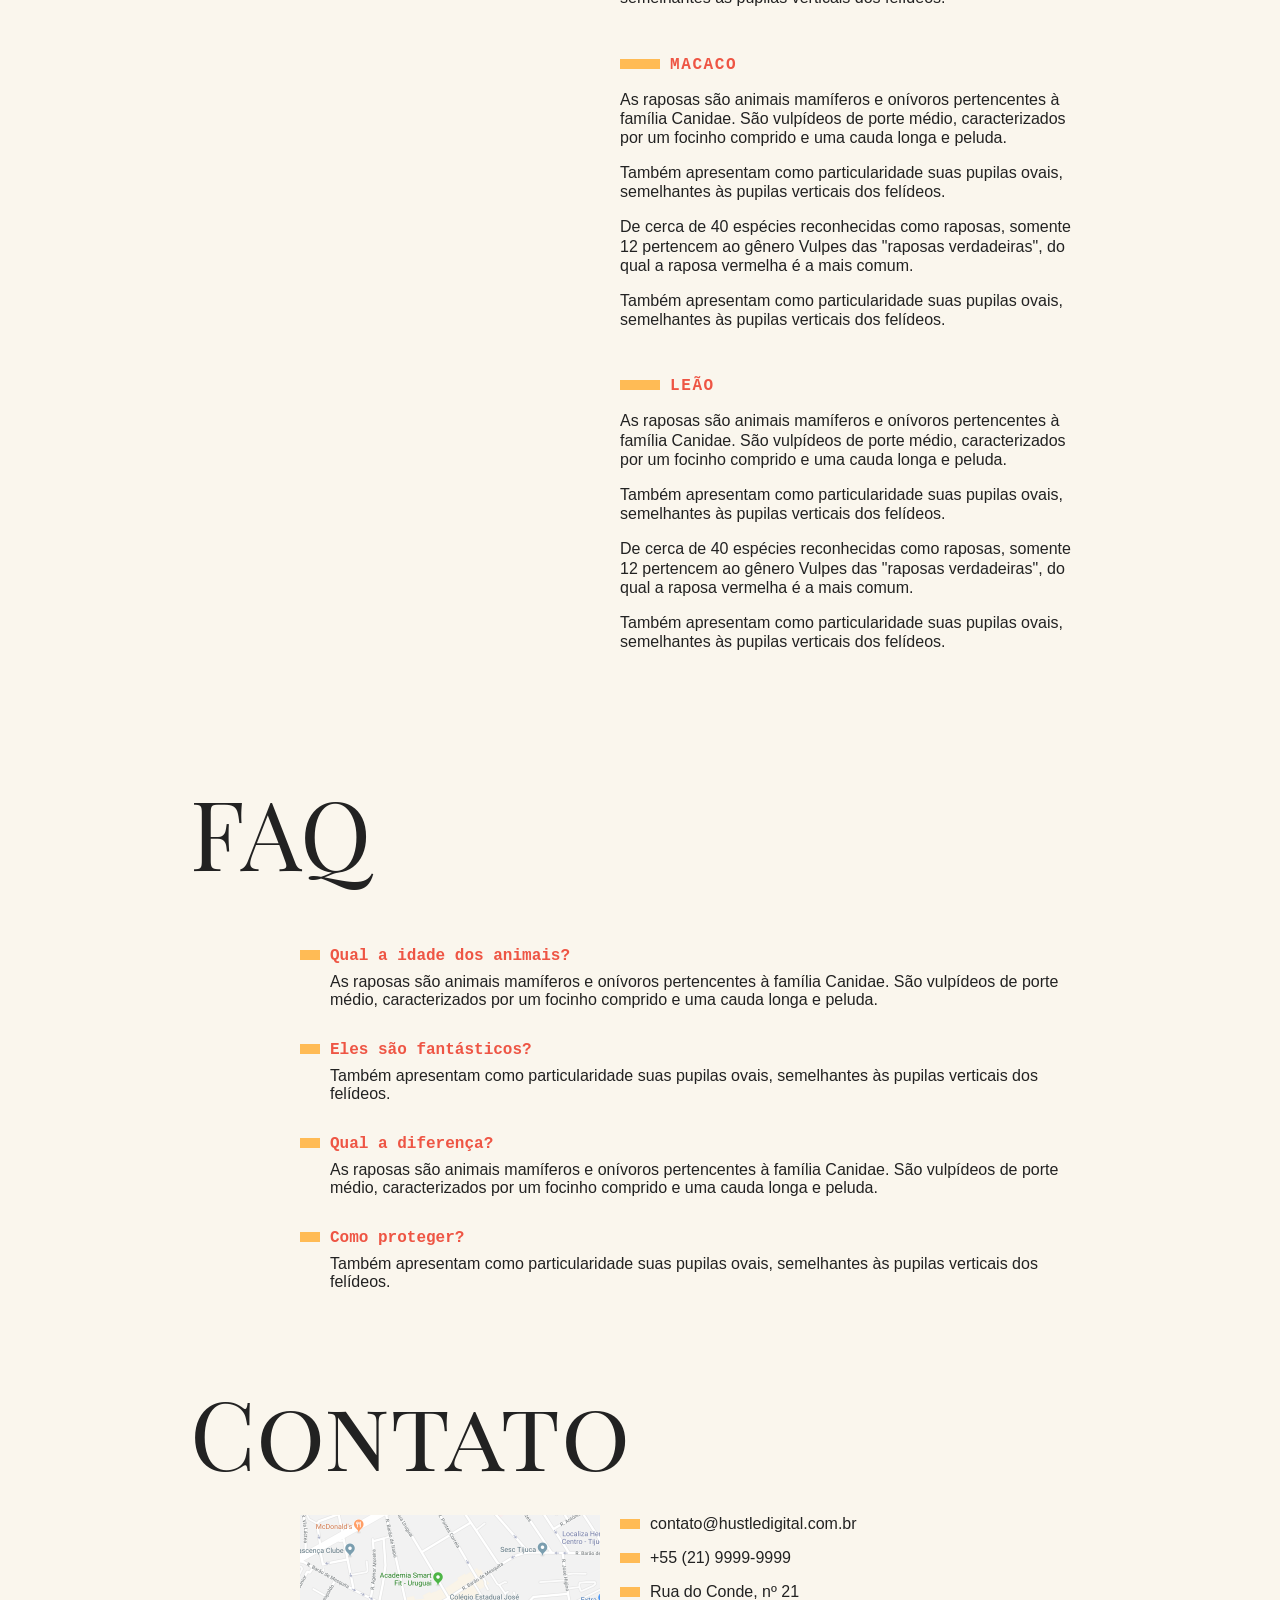
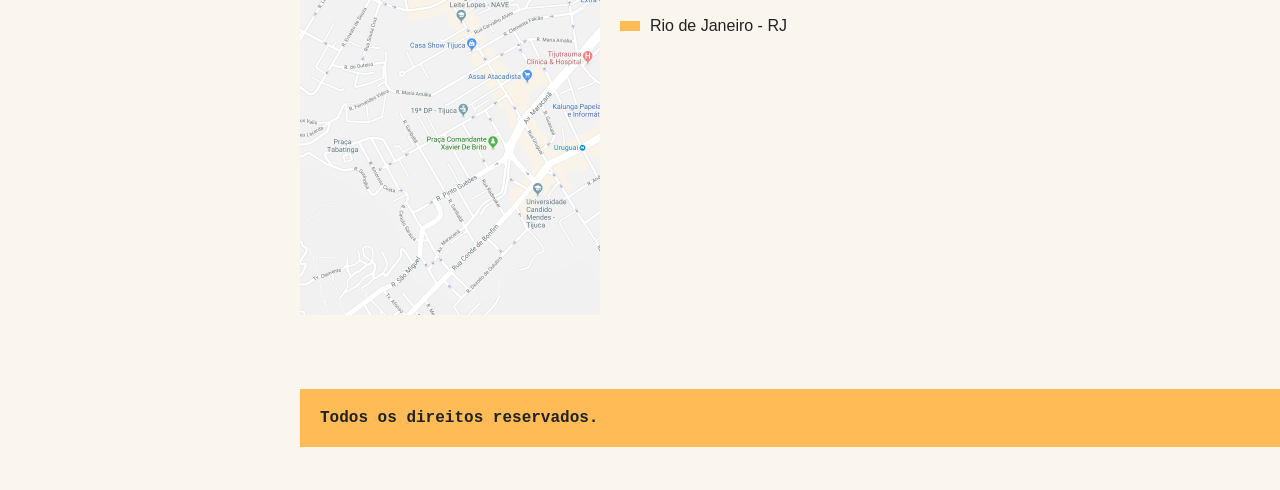
<file: DOM/eventos/index.html>
<!DOCTYPE html>
<html>
<head>
  <meta charset="utf-8" />
  <meta http-equiv="X-UA-Compatible" content="IE=edge">
  <title>Animais Fantásticos</title>
  <meta name="viewport" content="width=device-width, initial-scale=1">
  <link href="https://fonts.googleapis.com/css?family=Playfair+Display+SC" rel="stylesheet">
  <link rel="stylesheet" type="text/css" href="css/style.css" />
</head>
<body>
  <nav class="menu">
    <ul>
      <li><a href="#animais">Animais</a></li>
      <li><a href="#faq">FAQ</a></li>
      <li><a href="#contato">Contato</a></li>
      <li><a href="https://hustledigital.com.br">Dev →</a></li>
    </ul>
  </nav>
  <section class="grid-section animais" id="animais">
    <h1 class="titulo">Animais Fantásticos</h1>
    <ul class="animais-lista">
      <li>
        <img src="img/imagem1.jpg">
      </li>
      <li>
        <img src="img/imagem2.jpg">
      </li>
      <li>
        <img src="img/imagem3.jpg">
      </li>
      <li>
        <img src="img/imagem4.jpg">
      </li>
      <li>
        <img src="img/imagem5.jpg">
      </li>
      <li>
        <img src="img/imagem6.jpg">
      </li>
    </ul>
    <div class="animais-descricao">
      <section> 
        <h2>Raposa</h2>
        <p>As raposas são animais mamíferos e onívoros pertencentes à família Canidae. São vulpídeos de porte médio, caracterizados
          por um focinho comprido e uma cauda longa e peluda.</p>
        <p>Também apresentam como particularidade suas pupilas ovais, semelhantes às pupilas verticais dos felídeos.</p>
        <p>De cerca de 40 espécies reconhecidas como raposas, somente 12 pertencem ao gênero Vulpes das "raposas verdadeiras", do
          qual a raposa vermelha é a mais comum.</p>
        <p>Também apresentam como particularidade suas pupilas ovais, semelhantes às pupilas verticais dos felídeos.</p>
      </section>
      <section>
        <h2>Esquilo</h2>
        <p>As raposas são animais mamíferos e onívoros pertencentes à família Canidae. São vulpídeos de porte médio, caracterizados
          por um focinho comprido e uma cauda longa e peluda.</p>
        <p>Também apresentam como particularidade suas pupilas ovais, semelhantes às pupilas verticais dos felídeos.</p>
        <p>De cerca de 40 espécies reconhecidas como raposas, somente 12 pertencem ao gênero Vulpes das "raposas verdadeiras", do
          qual a raposa vermelha é a mais comum.</p>
        <p>Também apresentam como particularidade suas pupilas ovais, semelhantes às pupilas verticais dos felídeos.</p>
      </section>
      <section>
        <h2>Urso</h2>
        <p>As raposas são animais mamíferos e onívoros pertencentes à família Canidae. São vulpídeos de porte médio, caracterizados
          por um focinho comprido e uma cauda longa e peluda.</p>
        <p>Também apresentam como particularidade suas pupilas ovais, semelhantes às pupilas verticais dos felídeos.</p>
        <p>De cerca de 40 espécies reconhecidas como raposas, somente 12 pertencem ao gênero Vulpes das "raposas verdadeiras", do
          qual a raposa vermelha é a mais comum.</p>
        <p>Também apresentam como particularidade suas pupilas ovais, semelhantes às pupilas verticais dos felídeos.</p>
      </section>
      <section>
        <h2>Lobo</h2>
        <p>As raposas são animais mamíferos e onívoros pertencentes à família Canidae. São vulpídeos de porte médio, caracterizados
          por um focinho comprido e uma cauda longa e peluda.</p>
        <p>Também apresentam como particularidade suas pupilas ovais, semelhantes às pupilas verticais dos felídeos.</p>
        <p>De cerca de 40 espécies reconhecidas como raposas, somente 12 pertencem ao gênero Vulpes das "raposas verdadeiras", do
          qual a raposa vermelha é a mais comum.</p>
        <p>Também apresentam como particularidade suas pupilas ovais, semelhantes às pupilas verticais dos felídeos.</p>
      </section>
      <section>
        <h2>Macaco</h2>
        <p>As raposas são animais mamíferos e onívoros pertencentes à família Canidae. São vulpídeos de porte médio, caracterizados
          por um focinho comprido e uma cauda longa e peluda.</p>
        <p>Também apresentam como particularidade suas pupilas ovais, semelhantes às pupilas verticais dos felídeos.</p>
        <p>De cerca de 40 espécies reconhecidas como raposas, somente 12 pertencem ao gênero Vulpes das "raposas verdadeiras", do
          qual a raposa vermelha é a mais comum.</p>
        <p>Também apresentam como particularidade suas pupilas ovais, semelhantes às pupilas verticais dos felídeos.</p>
      </section>
      <section>
        <h2>Leão</h2>
        <p>As raposas são animais mamíferos e onívoros pertencentes à família Canidae. São vulpídeos de porte médio, caracterizados
          por um focinho comprido e uma cauda longa e peluda.</p>
        <p>Também apresentam como particularidade suas pupilas ovais, semelhantes às pupilas verticais dos felídeos.</p>
        <p>De cerca de 40 espécies reconhecidas como raposas, somente 12 pertencem ao gênero Vulpes das "raposas verdadeiras", do
          qual a raposa vermelha é a mais comum.</p>
        <p>Também apresentam como particularidade suas pupilas ovais, semelhantes às pupilas verticais dos felídeos.</p>
      </section>
    </div>
  </section>
  <section class="grid-section faq" id="faq">
    <h1 class="titulo">FAQ</h1>
    <dl class="faq-lista">
      <dt>Qual a idade dos animais?</dt>
      <dd>As raposas são animais mamíferos e onívoros pertencentes à família Canidae. São vulpídeos de porte médio, caracterizados por um focinho comprido e uma cauda longa e peluda.</dd>
      <dt>Eles são fantásticos?</dt>
      <dd>Também apresentam como particularidade suas pupilas ovais, semelhantes às pupilas verticais dos felídeos.</dd>
      <dt>Qual a diferença?</dt>
      <dd>As raposas são animais mamíferos e onívoros pertencentes à família Canidae. São vulpídeos de porte médio, caracterizados por um focinho comprido e uma cauda longa e peluda.</dd>
      <dt>Como proteger?</dt>
      <dd>Também apresentam como particularidade suas pupilas ovais, semelhantes às pupilas verticais dos felídeos.</dd>
    </dl>
  </section>
  <section class="grid-section contato" id="contato">
    <h1 class="titulo">Contato</h1>
    <div class="mapa">
      <img src="img/mapa.png">
    </div>
    <ul class="dados">
      <li>contato@hustledigital.com.br</li>
      <li>+55 (21) 9999-9999</li>
      <li>Rua do Conde, nº 21</li>
      <li>Rio de Janeiro - RJ</li>
    </ul>
  </section>
  <footer class="copy">
    <p>Todos os direitos reservados.</p>
  </footer>
  <!--<script src="script-aula.js"></script>-->
  <script src="script.js"></script> 
</body>
</html>
</file>
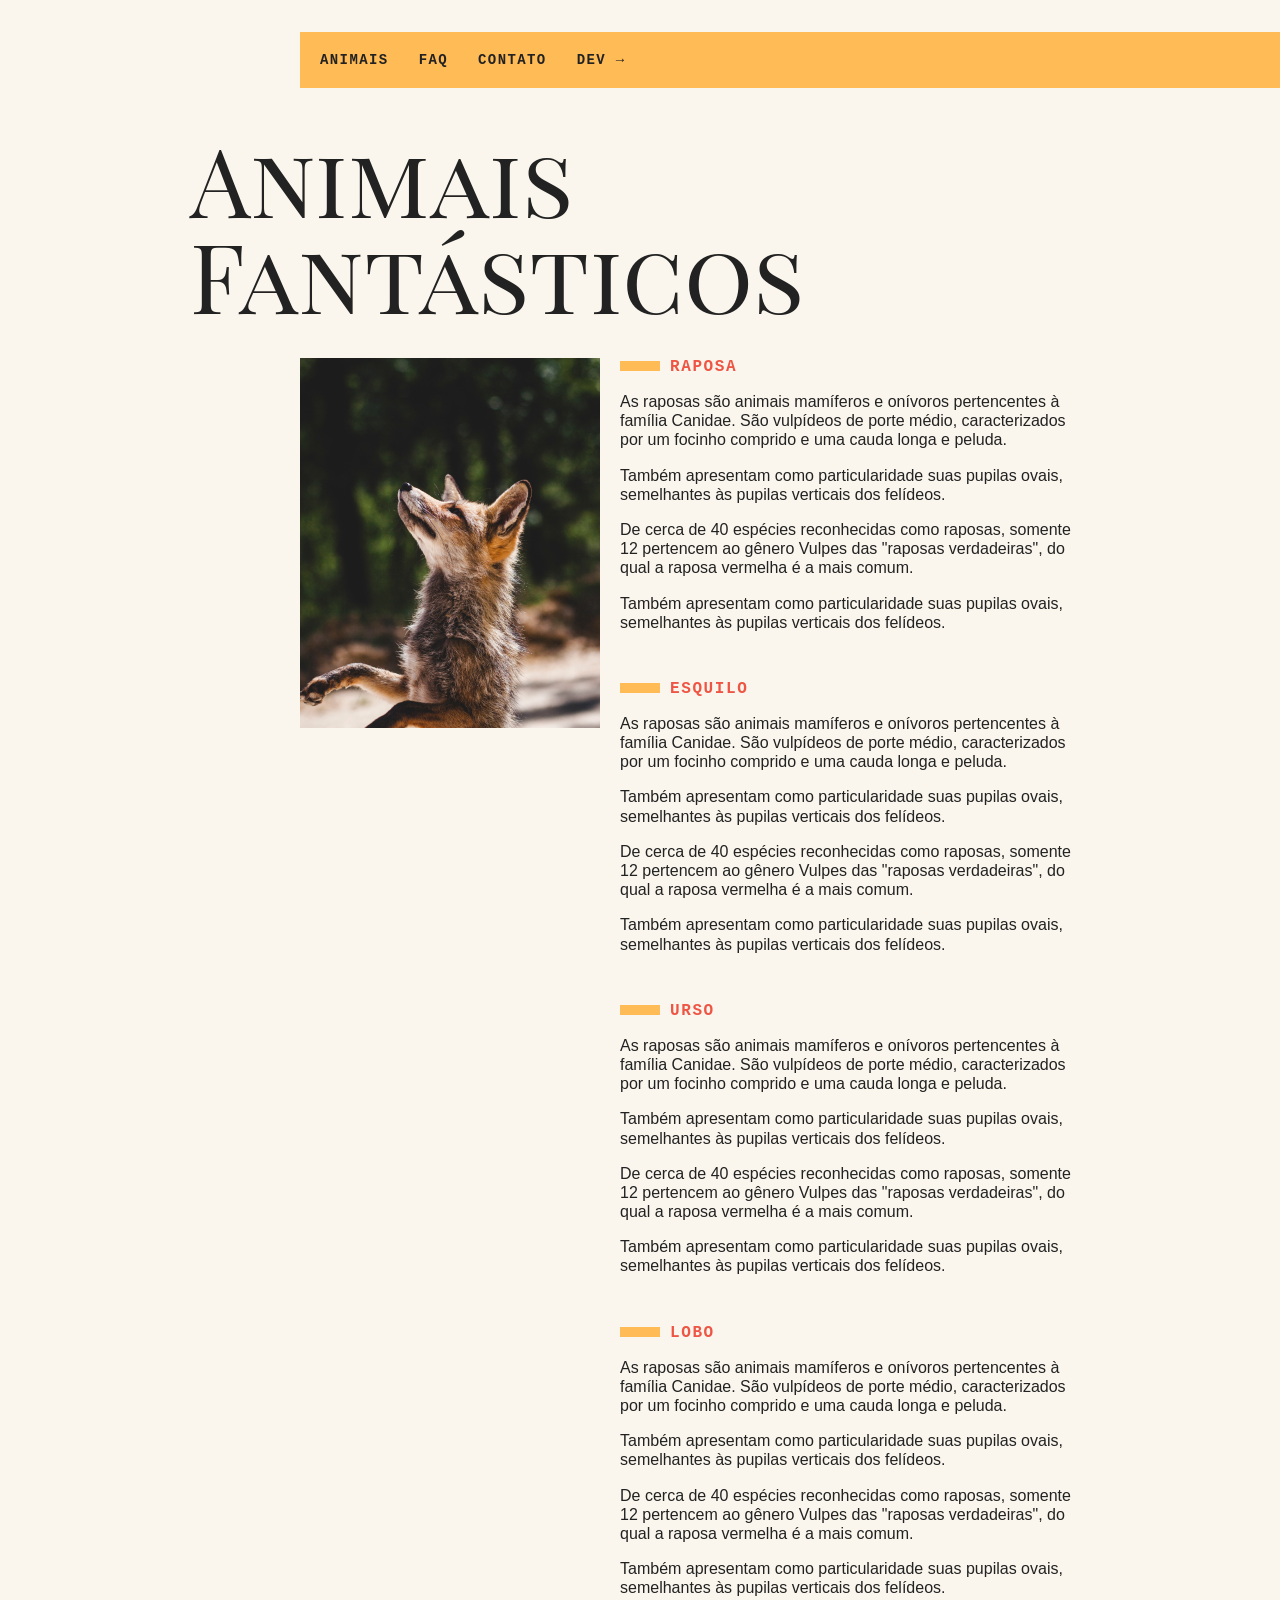
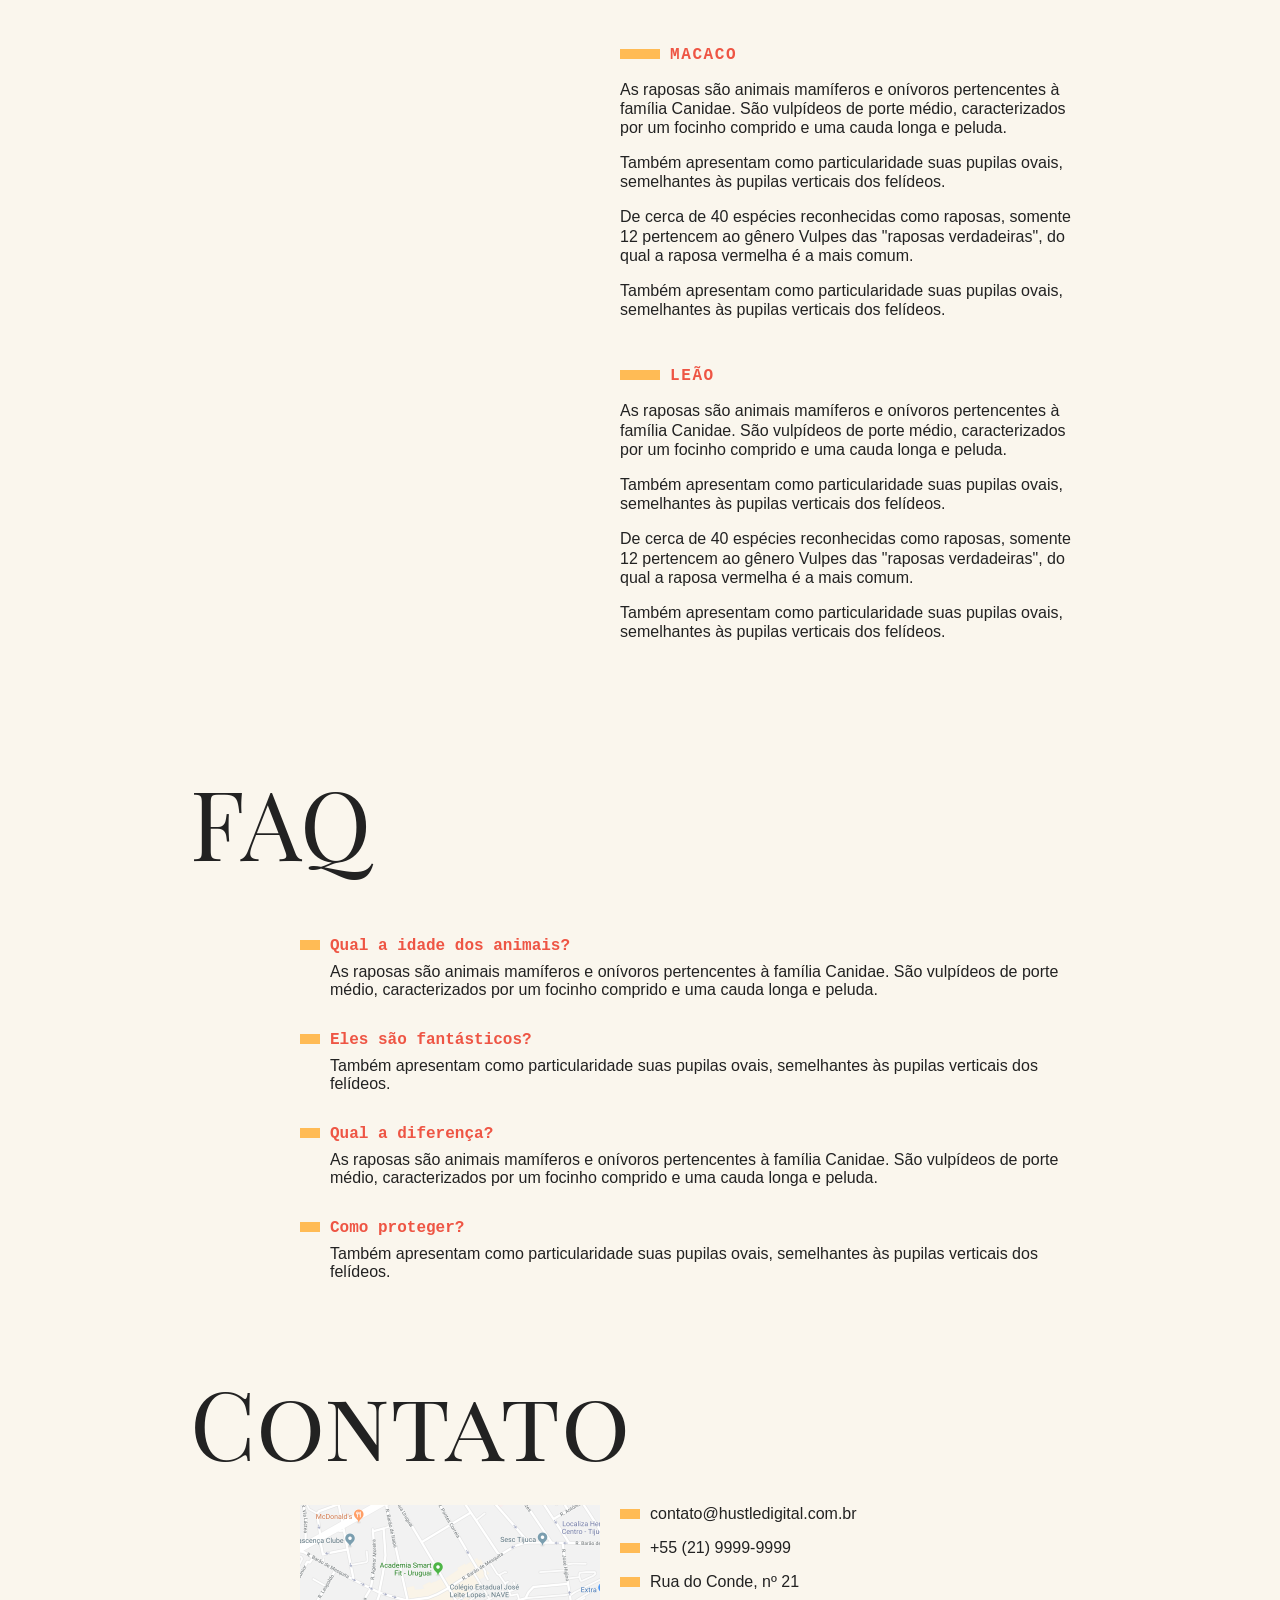
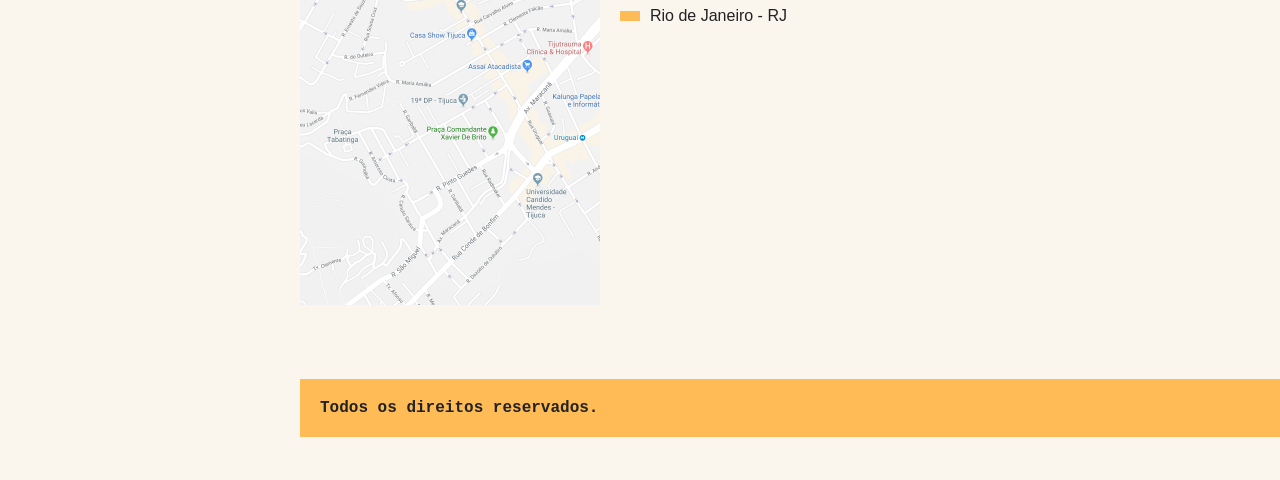
<file: DOM/forEach-e-arrow-function/index.html>
<!DOCTYPE html>
<html>
<head>
  <meta charset="utf-8" />
  <meta http-equiv="X-UA-Compatible" content="IE=edge">
  <title>Animais Fantásticos</title>
  <meta name="viewport" content="width=device-width, initial-scale=1">
  <link href="https://fonts.googleapis.com/css?family=Playfair+Display+SC" rel="stylesheet">
  <link rel="stylesheet" type="text/css" href="css/style.css" />
</head>
<body>
  <nav class="menu">
    <ul>
      <li><a href="#animais">Animais</a></li>
      <li><a href="#faq">FAQ</a></li>
      <li><a href="#contato">Contato</a></li>
      <li><a href="https://hustledigital.com.br">Dev →</a></li>
    </ul>
  </nav>
  <section class="grid-section animais" id="animais">
    <h1 class="titulo">Animais Fantásticos</h1>
    <ul class="animais-lista">
      <li>
        <img src="img/imagem1.jpg">
      </li>
      <li>
        <img src="img/imagem2.jpg">
      </li>
      <li>
        <img src="img/imagem3.jpg">
      </li>
      <li>
        <img src="img/imagem4.jpg">
      </li>
      <li>
        <img src="img/imagem5.jpg">
      </li>
      <li>
        <img src="img/imagem6.jpg">
      </li>
    </ul>
    <div class="animais-descricao">
      <section> 
        <h2>Raposa</h2>
        <p>As raposas são animais mamíferos e onívoros pertencentes à família Canidae. São vulpídeos de porte médio, caracterizados
          por um focinho comprido e uma cauda longa e peluda.</p>
        <p>Também apresentam como particularidade suas pupilas ovais, semelhantes às pupilas verticais dos felídeos.</p>
        <p>De cerca de 40 espécies reconhecidas como raposas, somente 12 pertencem ao gênero Vulpes das "raposas verdadeiras", do
          qual a raposa vermelha é a mais comum.</p>
        <p>Também apresentam como particularidade suas pupilas ovais, semelhantes às pupilas verticais dos felídeos.</p>
      </section>
      <section>
        <h2>Esquilo</h2>
        <p>As raposas são animais mamíferos e onívoros pertencentes à família Canidae. São vulpídeos de porte médio, caracterizados
          por um focinho comprido e uma cauda longa e peluda.</p>
        <p>Também apresentam como particularidade suas pupilas ovais, semelhantes às pupilas verticais dos felídeos.</p>
        <p>De cerca de 40 espécies reconhecidas como raposas, somente 12 pertencem ao gênero Vulpes das "raposas verdadeiras", do
          qual a raposa vermelha é a mais comum.</p>
        <p>Também apresentam como particularidade suas pupilas ovais, semelhantes às pupilas verticais dos felídeos.</p>
      </section>
      <section>
        <h2>Urso</h2>
        <p>As raposas são animais mamíferos e onívoros pertencentes à família Canidae. São vulpídeos de porte médio, caracterizados
          por um focinho comprido e uma cauda longa e peluda.</p>
        <p>Também apresentam como particularidade suas pupilas ovais, semelhantes às pupilas verticais dos felídeos.</p>
        <p>De cerca de 40 espécies reconhecidas como raposas, somente 12 pertencem ao gênero Vulpes das "raposas verdadeiras", do
          qual a raposa vermelha é a mais comum.</p>
        <p>Também apresentam como particularidade suas pupilas ovais, semelhantes às pupilas verticais dos felídeos.</p>
      </section>
      <section>
        <h2>Lobo</h2>
        <p>As raposas são animais mamíferos e onívoros pertencentes à família Canidae. São vulpídeos de porte médio, caracterizados
          por um focinho comprido e uma cauda longa e peluda.</p>
        <p>Também apresentam como particularidade suas pupilas ovais, semelhantes às pupilas verticais dos felídeos.</p>
        <p>De cerca de 40 espécies reconhecidas como raposas, somente 12 pertencem ao gênero Vulpes das "raposas verdadeiras", do
          qual a raposa vermelha é a mais comum.</p>
        <p>Também apresentam como particularidade suas pupilas ovais, semelhantes às pupilas verticais dos felídeos.</p>
      </section>
      <section>
        <h2>Macaco</h2>
        <p>As raposas são animais mamíferos e onívoros pertencentes à família Canidae. São vulpídeos de porte médio, caracterizados
          por um focinho comprido e uma cauda longa e peluda.</p>
        <p>Também apresentam como particularidade suas pupilas ovais, semelhantes às pupilas verticais dos felídeos.</p>
        <p>De cerca de 40 espécies reconhecidas como raposas, somente 12 pertencem ao gênero Vulpes das "raposas verdadeiras", do
          qual a raposa vermelha é a mais comum.</p>
        <p>Também apresentam como particularidade suas pupilas ovais, semelhantes às pupilas verticais dos felídeos.</p>
      </section>
      <section>
        <h2>Leão</h2>
        <p>As raposas são animais mamíferos e onívoros pertencentes à família Canidae. São vulpídeos de porte médio, caracterizados
          por um focinho comprido e uma cauda longa e peluda.</p>
        <p>Também apresentam como particularidade suas pupilas ovais, semelhantes às pupilas verticais dos felídeos.</p>
        <p>De cerca de 40 espécies reconhecidas como raposas, somente 12 pertencem ao gênero Vulpes das "raposas verdadeiras", do
          qual a raposa vermelha é a mais comum.</p>
        <p>Também apresentam como particularidade suas pupilas ovais, semelhantes às pupilas verticais dos felídeos.</p>
      </section>
    </div>
  </section>
  <section class="grid-section faq" id="faq">
    <h1 class="titulo">FAQ</h1>
    <dl class="faq-lista">
      <dt>Qual a idade dos animais?</dt>
      <dd>As raposas são animais mamíferos e onívoros pertencentes à família Canidae. São vulpídeos de porte médio, caracterizados por um focinho comprido e uma cauda longa e peluda.</dd>
      <dt>Eles são fantásticos?</dt>
      <dd>Também apresentam como particularidade suas pupilas ovais, semelhantes às pupilas verticais dos felídeos.</dd>
      <dt>Qual a diferença?</dt>
      <dd>As raposas são animais mamíferos e onívoros pertencentes à família Canidae. São vulpídeos de porte médio, caracterizados por um focinho comprido e uma cauda longa e peluda.</dd>
      <dt>Como proteger?</dt>
      <dd>Também apresentam como particularidade suas pupilas ovais, semelhantes às pupilas verticais dos felídeos.</dd>
    </dl>
  </section>
  <section class="grid-section contato" id="contato">
    <h1 class="titulo">Contato</h1>
    <div class="mapa">
      <img src="img/mapa.png">
    </div>
    <ul class="dados">
      <li>contato@hustledigital.com.br</li>
      <li>+55 (21) 9999-9999</li>
      <li>Rua do Conde, nº 21</li>
      <li>Rio de Janeiro - RJ</li>
    </ul>
  </section>
  <footer class="copy">
    <p>Todos os direitos reservados.</p>
  </footer>
 <!--<script src="script-aula.js"></script>-->
  <script src="script.js"></script> 
</body>
</html>
</file>
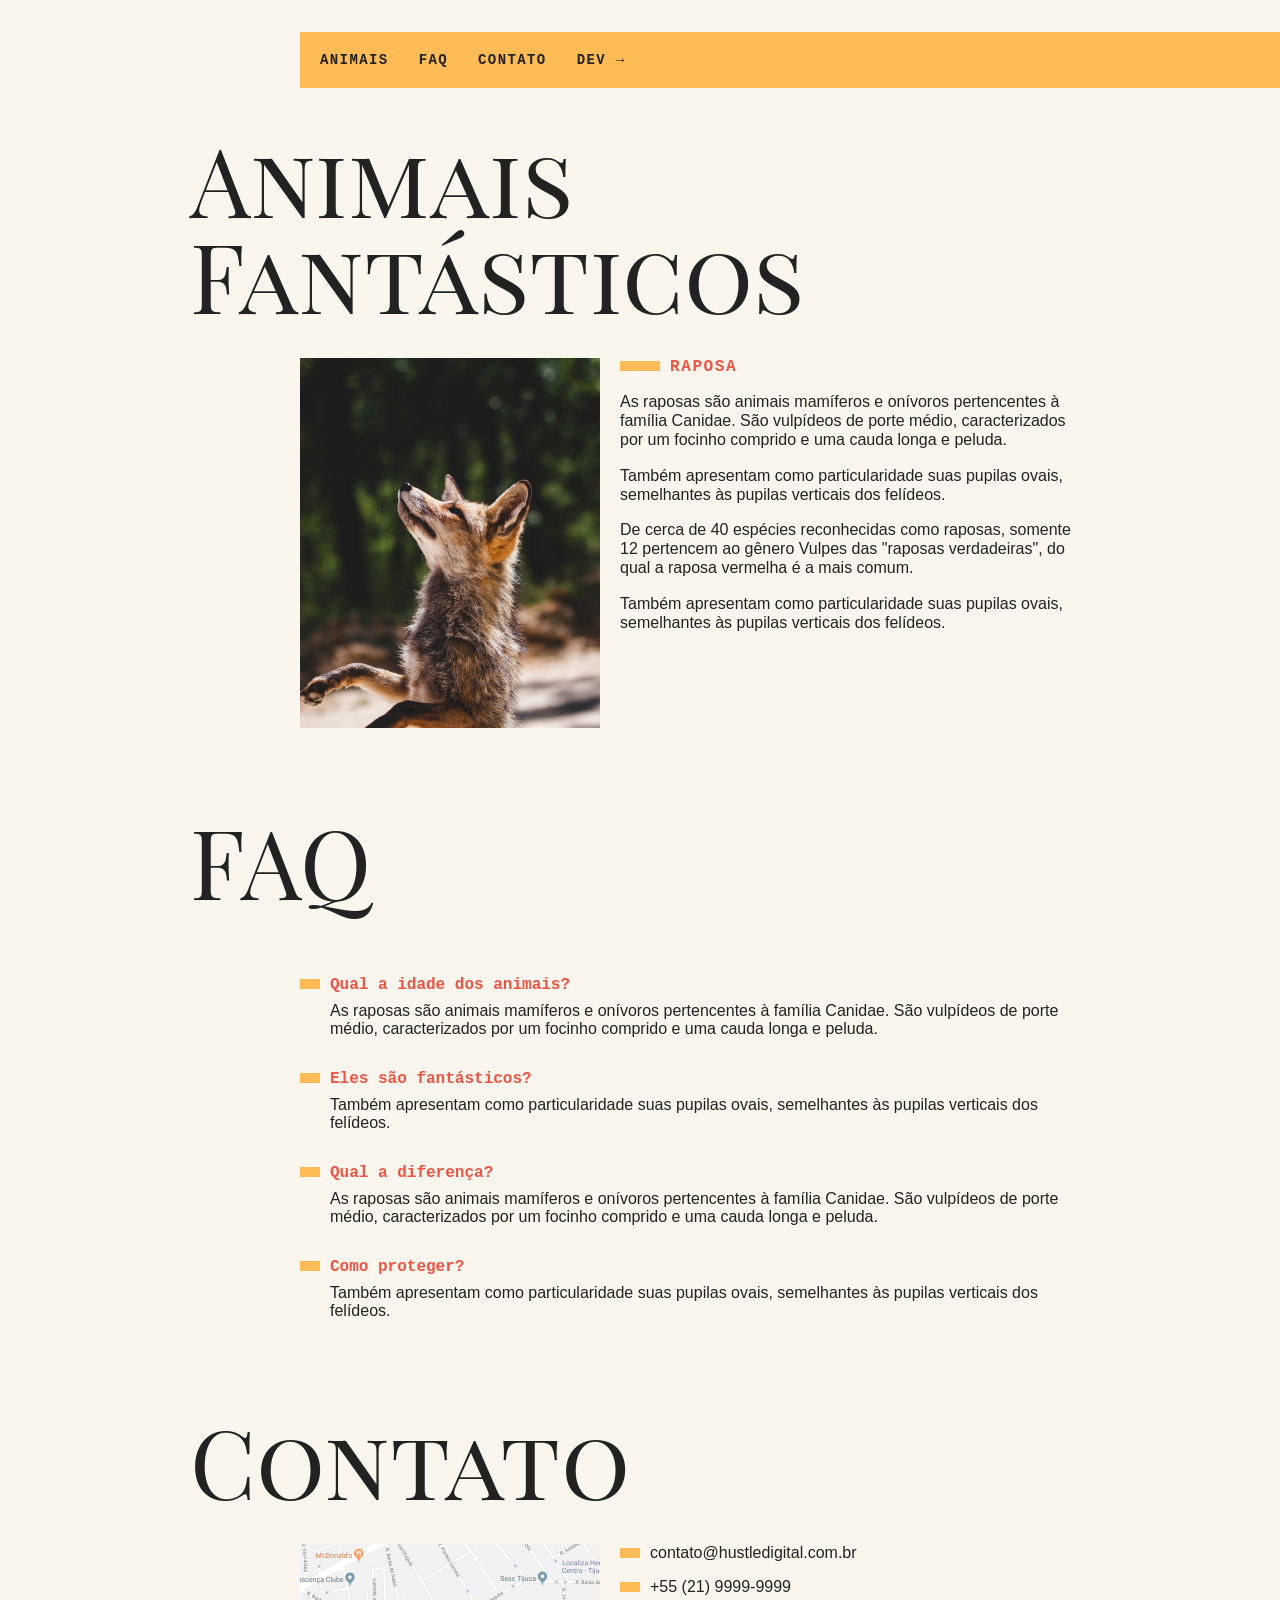
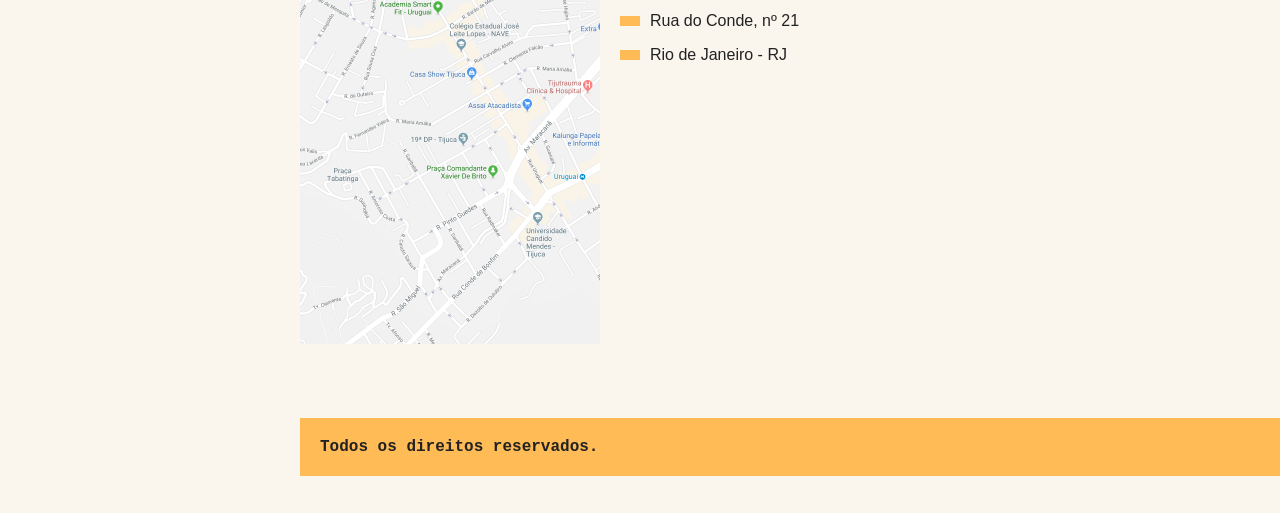
<file: DOM/navegacao-por-tabs/index.html>
<!DOCTYPE html>
<html>
<head>
  <meta charset="utf-8" />
  <meta http-equiv="X-UA-Compatible" content="IE=edge">
  <title>Animais Fantásticos</title>
  <meta name="viewport" content="width=device-width, initial-scale=1">
  <link href="https://fonts.googleapis.com/css?family=Playfair+Display+SC" rel="stylesheet">
  <link rel="stylesheet" type="text/css" href="css/style.css" />
  <script>document.documentElement.className += ' js';</script>

</head>
<body>
  <nav class="menu">
    <ul>
      <li><a href="#animais">Animais</a></li>
      <li><a href="#faq">FAQ</a></li>
      <li><a href="#contato">Contato</a></li>
      <li><a href="https://hustledigital.com.br">Dev →</a></li>
    </ul>
  </nav>
  <section class="grid-section animais" id="animais">
    <h1 class="titulo">Animais Fantásticos</h1>
    <ul class="animais-lista js-tabmenu">
      <li>
        <img src="img/imagem1.jpg">
      </li>
      <li>
        <img src="img/imagem2.jpg">
      </li>
      <li>
        <img src="img/imagem3.jpg">
      </li>
      <li>
        <img src="img/imagem4.jpg">
      </li>
      <li>
        <img src="img/imagem5.jpg">
      </li>
      <li>
        <img src="img/imagem6.jpg">
      </li>
    </ul>
    <div class="animais-descricao js-tabcontent">
      <section> 
        <h2>Raposa</h2>
        <p>As raposas são animais mamíferos e onívoros pertencentes à família Canidae. São vulpídeos de porte médio, caracterizados
          por um focinho comprido e uma cauda longa e peluda.</p>
        <p>Também apresentam como particularidade suas pupilas ovais, semelhantes às pupilas verticais dos felídeos.</p>
        <p>De cerca de 40 espécies reconhecidas como raposas, somente 12 pertencem ao gênero Vulpes das "raposas verdadeiras", do
          qual a raposa vermelha é a mais comum.</p>
        <p>Também apresentam como particularidade suas pupilas ovais, semelhantes às pupilas verticais dos felídeos.</p>
      </section>
      <section>
        <h2>Esquilo</h2>
        <p>As raposas são animais mamíferos e onívoros pertencentes à família Canidae. São vulpídeos de porte médio, caracterizados
          por um focinho comprido e uma cauda longa e peluda.</p>
        <p>Também apresentam como particularidade suas pupilas ovais, semelhantes às pupilas verticais dos felídeos.</p>
        <p>De cerca de 40 espécies reconhecidas como raposas, somente 12 pertencem ao gênero Vulpes das "raposas verdadeiras", do
          qual a raposa vermelha é a mais comum.</p>
        <p>Também apresentam como particularidade suas pupilas ovais, semelhantes às pupilas verticais dos felídeos.</p>
      </section>
      <section>
        <h2>Urso</h2>
        <p>As raposas são animais mamíferos e onívoros pertencentes à família Canidae. São vulpídeos de porte médio, caracterizados
          por um focinho comprido e uma cauda longa e peluda.</p>
        <p>Também apresentam como particularidade suas pupilas ovais, semelhantes às pupilas verticais dos felídeos.</p>
        <p>De cerca de 40 espécies reconhecidas como raposas, somente 12 pertencem ao gênero Vulpes das "raposas verdadeiras", do
          qual a raposa vermelha é a mais comum.</p>
        <p>Também apresentam como particularidade suas pupilas ovais, semelhantes às pupilas verticais dos felídeos.</p>
      </section>
      <section>
        <h2>Lobo</h2>
        <p>As raposas são animais mamíferos e onívoros pertencentes à família Canidae. São vulpídeos de porte médio, caracterizados
          por um focinho comprido e uma cauda longa e peluda.</p>
        <p>Também apresentam como particularidade suas pupilas ovais, semelhantes às pupilas verticais dos felídeos.</p>
        <p>De cerca de 40 espécies reconhecidas como raposas, somente 12 pertencem ao gênero Vulpes das "raposas verdadeiras", do
          qual a raposa vermelha é a mais comum.</p>
        <p>Também apresentam como particularidade suas pupilas ovais, semelhantes às pupilas verticais dos felídeos.</p>
      </section>
      <section>
        <h2>Macaco</h2>
        <p>As raposas são animais mamíferos e onívoros pertencentes à família Canidae. São vulpídeos de porte médio, caracterizados
          por um focinho comprido e uma cauda longa e peluda.</p>
        <p>Também apresentam como particularidade suas pupilas ovais, semelhantes às pupilas verticais dos felídeos.</p>
        <p>De cerca de 40 espécies reconhecidas como raposas, somente 12 pertencem ao gênero Vulpes das "raposas verdadeiras", do
          qual a raposa vermelha é a mais comum.</p>
        <p>Também apresentam como particularidade suas pupilas ovais, semelhantes às pupilas verticais dos felídeos.</p>
      </section>
      <section>
        <h2>Leão</h2>
        <p>As raposas são animais mamíferos e onívoros pertencentes à família Canidae. São vulpídeos de porte médio, caracterizados
          por um focinho comprido e uma cauda longa e peluda.</p>
        <p>Também apresentam como particularidade suas pupilas ovais, semelhantes às pupilas verticais dos felídeos.</p>
        <p>De cerca de 40 espécies reconhecidas como raposas, somente 12 pertencem ao gênero Vulpes das "raposas verdadeiras", do
          qual a raposa vermelha é a mais comum.</p>
        <p>Também apresentam como particularidade suas pupilas ovais, semelhantes às pupilas verticais dos felídeos.</p>
      </section>
    </div>
  </section>
  <section class="grid-section faq" id="faq">
    <h1 class="titulo">FAQ</h1>
    <dl class="faq-lista">
      <dt>Qual a idade dos animais?</dt>
      <dd>As raposas são animais mamíferos e onívoros pertencentes à família Canidae. São vulpídeos de porte médio, caracterizados por um focinho comprido e uma cauda longa e peluda.</dd>
      <dt>Eles são fantásticos?</dt>
      <dd>Também apresentam como particularidade suas pupilas ovais, semelhantes às pupilas verticais dos felídeos.</dd>
      <dt>Qual a diferença?</dt>
      <dd>As raposas são animais mamíferos e onívoros pertencentes à família Canidae. São vulpídeos de porte médio, caracterizados por um focinho comprido e uma cauda longa e peluda.</dd>
      <dt>Como proteger?</dt>
      <dd>Também apresentam como particularidade suas pupilas ovais, semelhantes às pupilas verticais dos felídeos.</dd>
    </dl>
  </section>
  <section class="grid-section contato" id="contato">
    <h1 class="titulo">Contato</h1>
    <div class="mapa">
      <img src="img/mapa.png">
    </div>
    <ul class="dados">
      <li>contato@hustledigital.com.br</li>
      <li>+55 (21) 9999-9999</li>
      <li>Rua do Conde, nº 21</li>
      <li>Rio de Janeiro - RJ</li>
    </ul>
  </section>
  <footer class="copy">
    <p>Todos os direitos reservados.</p>
  </footer>
  <script src="script.js"></script>
</body>
</html>
</file>
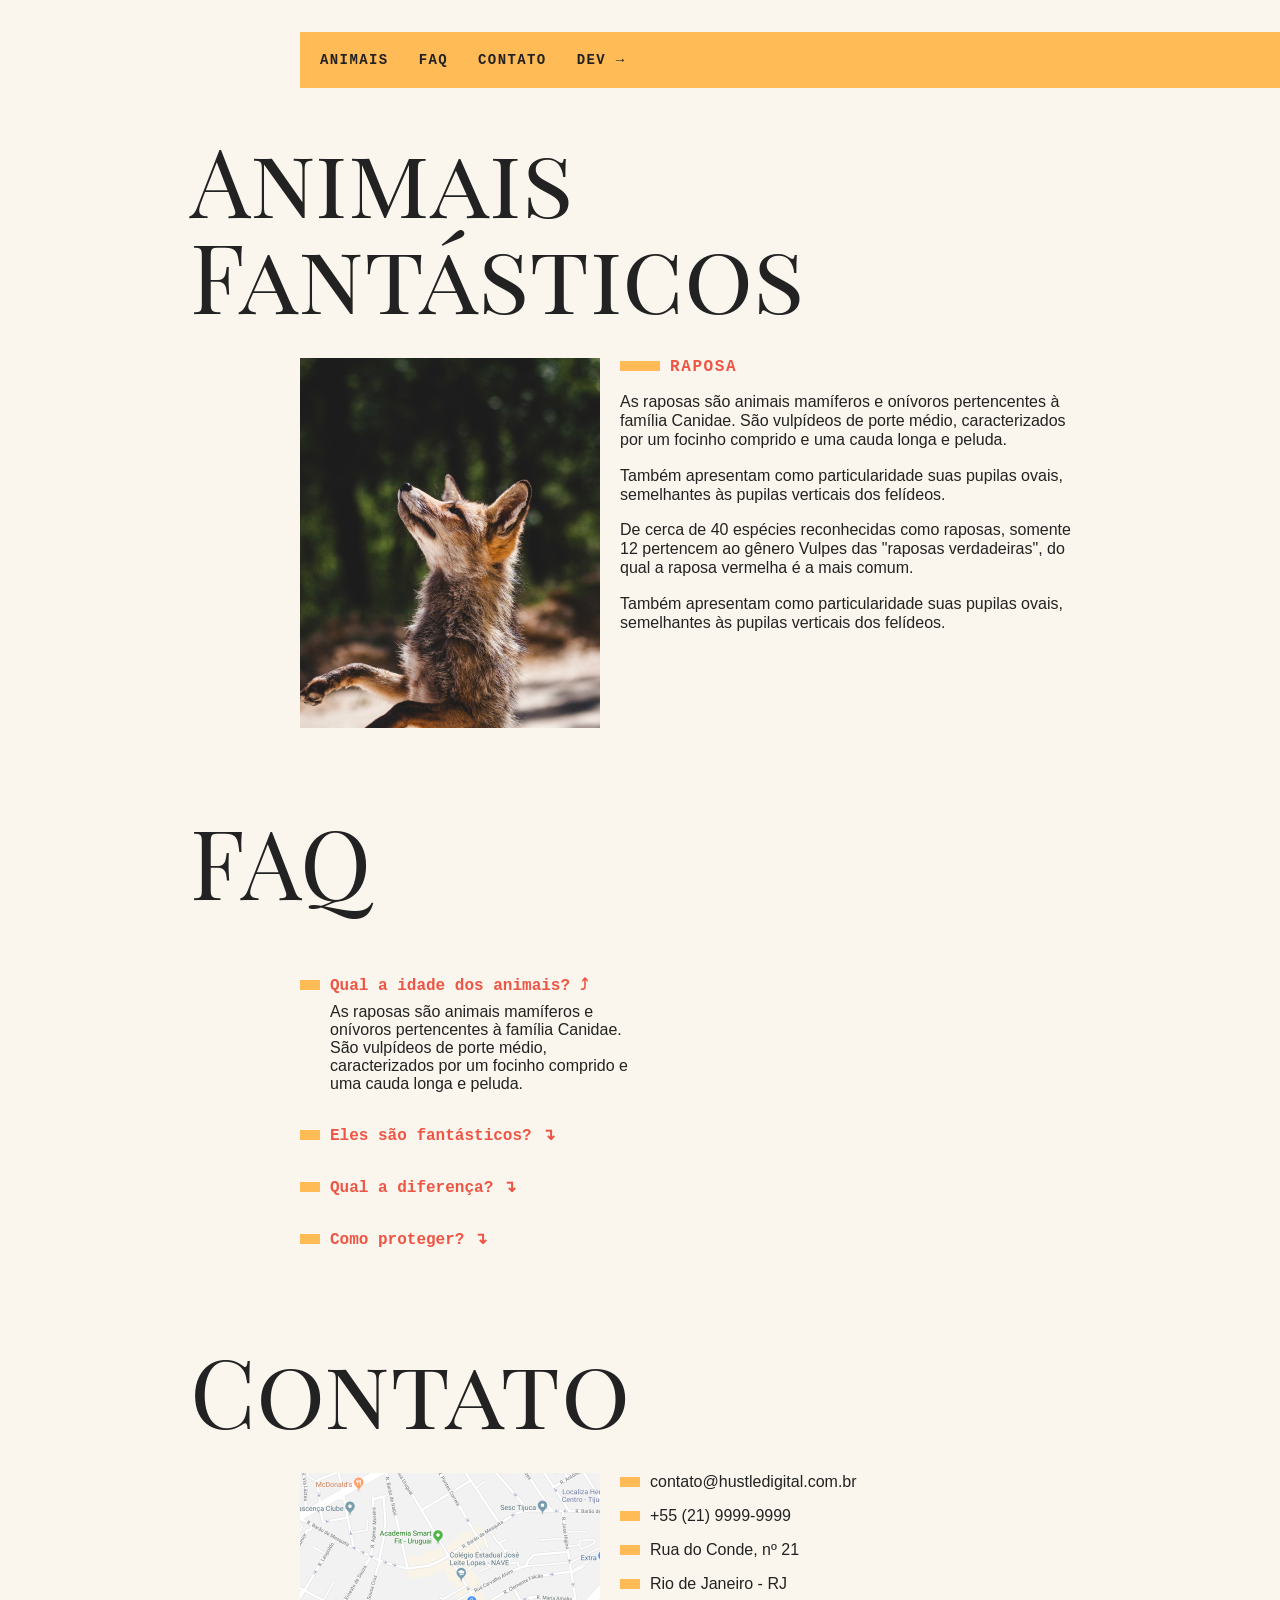
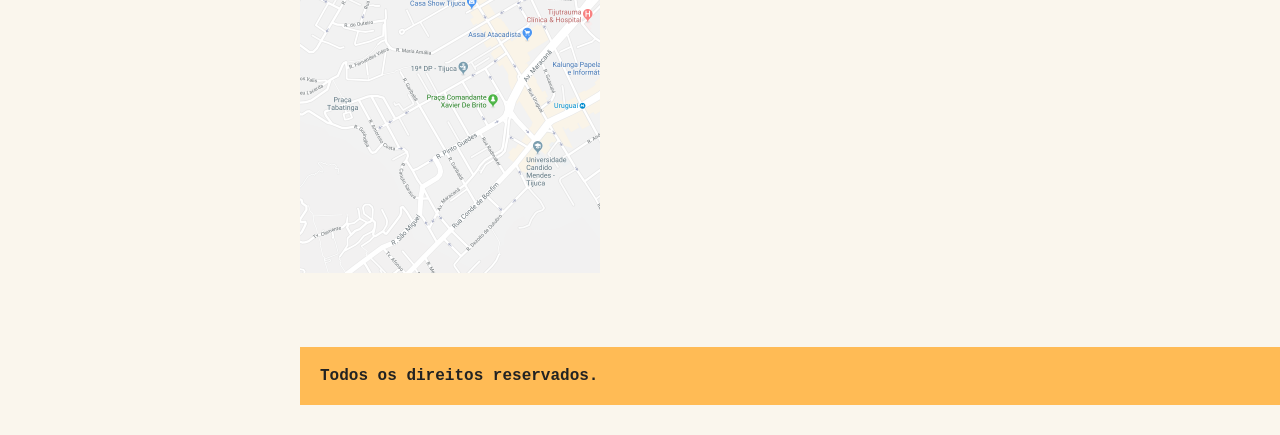
<file: DOM/scroll-suave-link-interno/index.html>
<!DOCTYPE html>
<html>
<head>
  <meta charset="utf-8" />
  <meta http-equiv="X-UA-Compatible" content="IE=edge">
  <title>Animais Fantásticos</title>
  <meta name="viewport" content="width=device-width, initial-scale=1">
  <link href="https://fonts.googleapis.com/css?family=Playfair+Display+SC" rel="stylesheet">
  <link rel="stylesheet" type="text/css" href="css/style.css" />
  <script>document.documentElement.className += ' js';</script>

</head>
<body>
  <nav class="menu js-menu">
    <ul>
      <li><a href="#animais">Animais</a></li>
      <li><a href="#faq">FAQ</a></li>
      <li><a href="#contato">Contato</a></li>
      <li><a href="https://hustledigital.com.br">Dev →</a></li>
    </ul>
  </nav>
  <section class="grid-section animais" id="animais">
    <h1 class="titulo">Animais Fantásticos</h1>
    <ul class="animais-lista js-tabmenu">
      <li>
        <img src="img/imagem1.jpg">
      </li>
      <li>
        <img src="img/imagem2.jpg">
      </li>
      <li>
        <img src="img/imagem3.jpg">
      </li>
      <li>
        <img src="img/imagem4.jpg">
      </li>
      <li>
        <img src="img/imagem5.jpg">
      </li>
      <li>
        <img src="img/imagem6.jpg">
      </li>
    </ul>
    <div class="animais-descricao js-tabcontent">
      <section> 
        <h2>Raposa</h2>
        <p>As raposas são animais mamíferos e onívoros pertencentes à família Canidae. São vulpídeos de porte médio, caracterizados
          por um focinho comprido e uma cauda longa e peluda.</p>
        <p>Também apresentam como particularidade suas pupilas ovais, semelhantes às pupilas verticais dos felídeos.</p>
        <p>De cerca de 40 espécies reconhecidas como raposas, somente 12 pertencem ao gênero Vulpes das "raposas verdadeiras", do
          qual a raposa vermelha é a mais comum.</p>
        <p>Também apresentam como particularidade suas pupilas ovais, semelhantes às pupilas verticais dos felídeos.</p>
      </section>
      <section>
        <h2>Esquilo</h2>
        <p>As raposas são animais mamíferos e onívoros pertencentes à família Canidae. São vulpídeos de porte médio, caracterizados
          por um focinho comprido e uma cauda longa e peluda.</p>
        <p>Também apresentam como particularidade suas pupilas ovais, semelhantes às pupilas verticais dos felídeos.</p>
        <p>De cerca de 40 espécies reconhecidas como raposas, somente 12 pertencem ao gênero Vulpes das "raposas verdadeiras", do
          qual a raposa vermelha é a mais comum.</p>
        <p>Também apresentam como particularidade suas pupilas ovais, semelhantes às pupilas verticais dos felídeos.</p>
      </section>
      <section>
        <h2>Urso</h2>
        <p>As raposas são animais mamíferos e onívoros pertencentes à família Canidae. São vulpídeos de porte médio, caracterizados
          por um focinho comprido e uma cauda longa e peluda.</p>
        <p>Também apresentam como particularidade suas pupilas ovais, semelhantes às pupilas verticais dos felídeos.</p>
        <p>De cerca de 40 espécies reconhecidas como raposas, somente 12 pertencem ao gênero Vulpes das "raposas verdadeiras", do
          qual a raposa vermelha é a mais comum.</p>
        <p>Também apresentam como particularidade suas pupilas ovais, semelhantes às pupilas verticais dos felídeos.</p>
      </section>
      <section>
        <h2>Lobo</h2>
        <p>As raposas são animais mamíferos e onívoros pertencentes à família Canidae. São vulpídeos de porte médio, caracterizados
          por um focinho comprido e uma cauda longa e peluda.</p>
        <p>Também apresentam como particularidade suas pupilas ovais, semelhantes às pupilas verticais dos felídeos.</p>
        <p>De cerca de 40 espécies reconhecidas como raposas, somente 12 pertencem ao gênero Vulpes das "raposas verdadeiras", do
          qual a raposa vermelha é a mais comum.</p>
        <p>Também apresentam como particularidade suas pupilas ovais, semelhantes às pupilas verticais dos felídeos.</p>
      </section>
      <section>
        <h2>Macaco</h2>
        <p>As raposas são animais mamíferos e onívoros pertencentes à família Canidae. São vulpídeos de porte médio, caracterizados
          por um focinho comprido e uma cauda longa e peluda.</p>
        <p>Também apresentam como particularidade suas pupilas ovais, semelhantes às pupilas verticais dos felídeos.</p>
        <p>De cerca de 40 espécies reconhecidas como raposas, somente 12 pertencem ao gênero Vulpes das "raposas verdadeiras", do
          qual a raposa vermelha é a mais comum.</p>
        <p>Também apresentam como particularidade suas pupilas ovais, semelhantes às pupilas verticais dos felídeos.</p>
      </section>
      <section>
        <h2>Leão</h2>
        <p>As raposas são animais mamíferos e onívoros pertencentes à família Canidae. São vulpídeos de porte médio, caracterizados
          por um focinho comprido e uma cauda longa e peluda.</p>
        <p>Também apresentam como particularidade suas pupilas ovais, semelhantes às pupilas verticais dos felídeos.</p>
        <p>De cerca de 40 espécies reconhecidas como raposas, somente 12 pertencem ao gênero Vulpes das "raposas verdadeiras", do
          qual a raposa vermelha é a mais comum.</p>
        <p>Também apresentam como particularidade suas pupilas ovais, semelhantes às pupilas verticais dos felídeos.</p>
      </section>
    </div>
  </section>
  <section class="grid-section faq" id="faq">
    <h1 class="titulo">FAQ</h1>
    <dl class="faq-lista js-accordion">
      <dt>Qual a idade dos animais?</dt>
      <dd>As raposas são animais mamíferos e onívoros pertencentes à família Canidae. São vulpídeos de porte médio, caracterizados por um focinho comprido e uma cauda longa e peluda.</dd>
      <dt>Eles são fantásticos?</dt>
      <dd>Também apresentam como particularidade suas pupilas ovais, semelhantes às pupilas verticais dos felídeos.</dd>
      <dt>Qual a diferença?</dt>
      <dd>As raposas são animais mamíferos e onívoros pertencentes à família Canidae. São vulpídeos de porte médio, caracterizados por um focinho comprido e uma cauda longa e peluda.</dd>
      <dt>Como proteger?</dt>
      <dd>Também apresentam como particularidade suas pupilas ovais, semelhantes às pupilas verticais dos felídeos.</dd>
    </dl>
  </section>
  <section class="grid-section contato" id="contato">
    <h1 class="titulo">Contato</h1>
    <div class="mapa">
      <img src="img/mapa.png">
    </div>
    <ul class="dados">
      <li>contato@hustledigital.com.br</li>
      <li>+55 (21) 9999-9999</li>
      <li>Rua do Conde, nº 21</li>
      <li>Rio de Janeiro - RJ</li>
    </ul>
  </section>
  <footer class="copy">
    <p>Todos os direitos reservados.</p>
  </footer>
  <script src="script.js"></script>
</body>
</html>
</file>
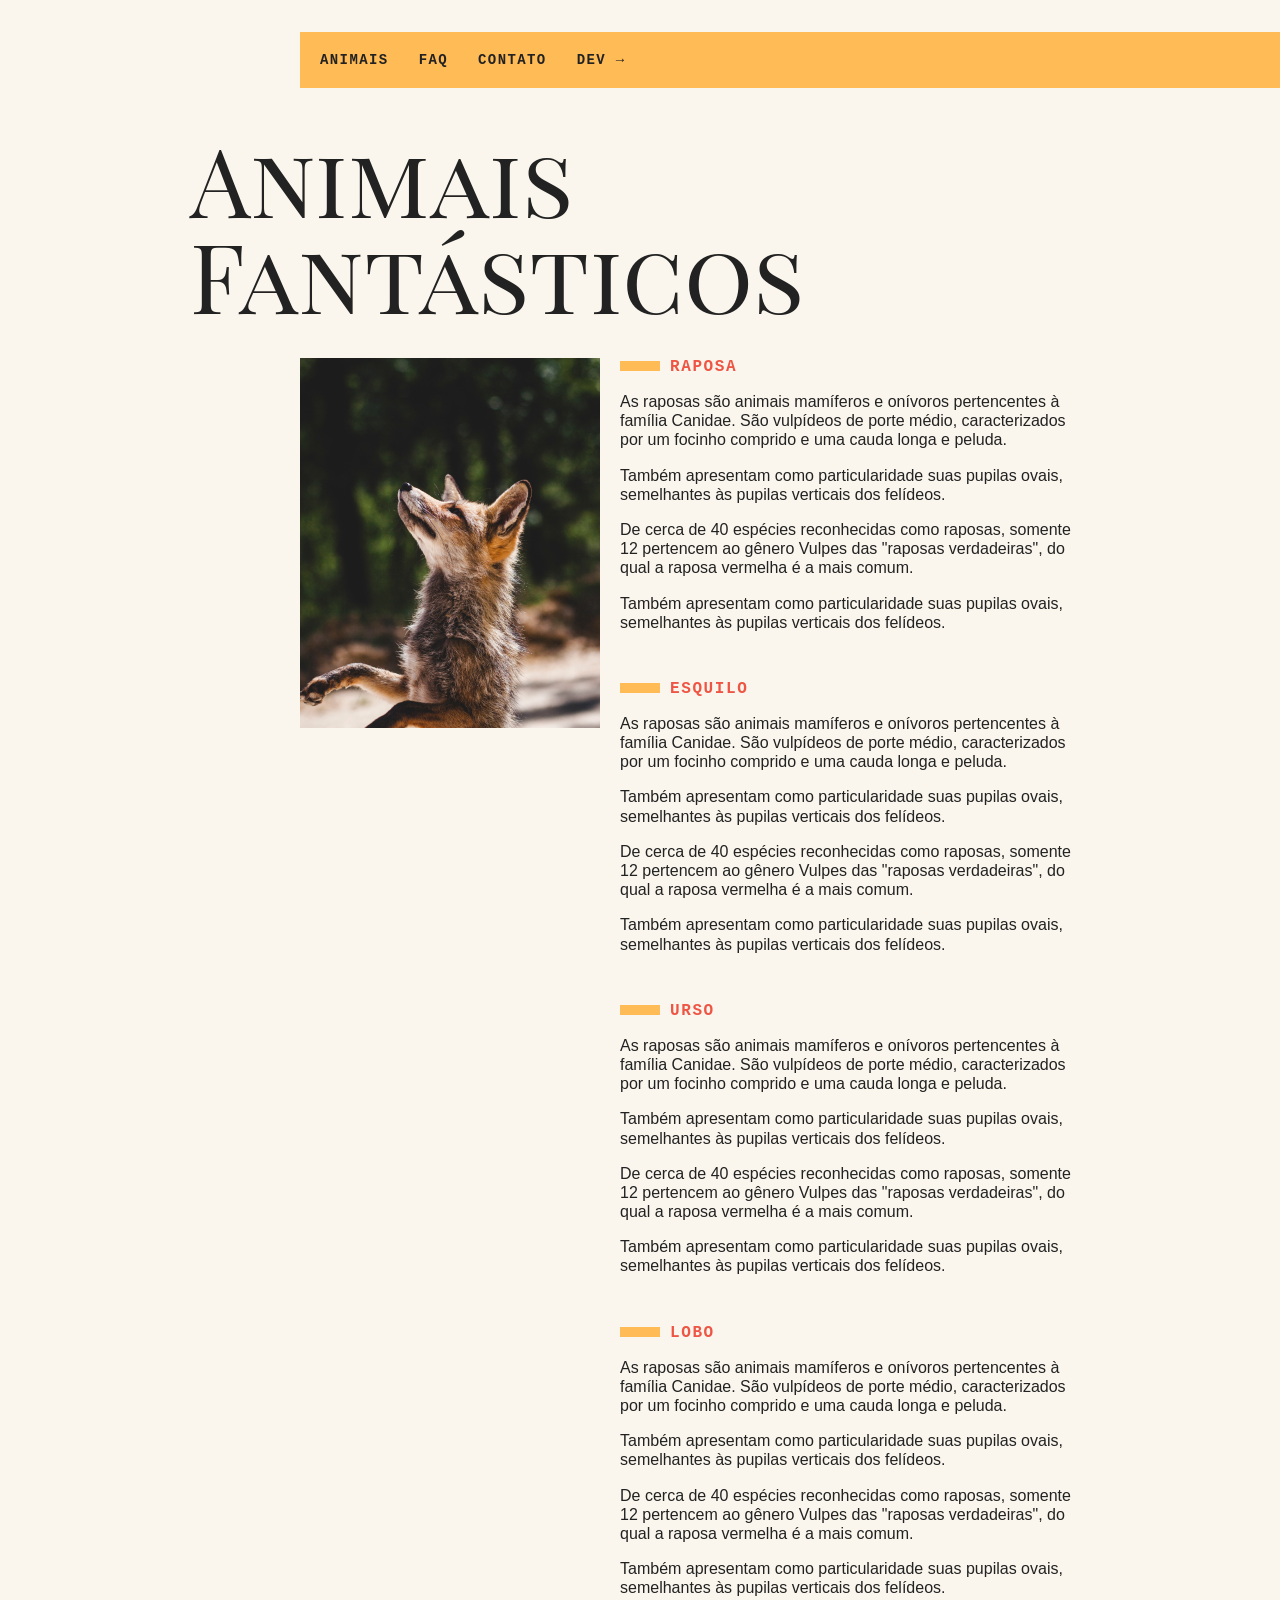
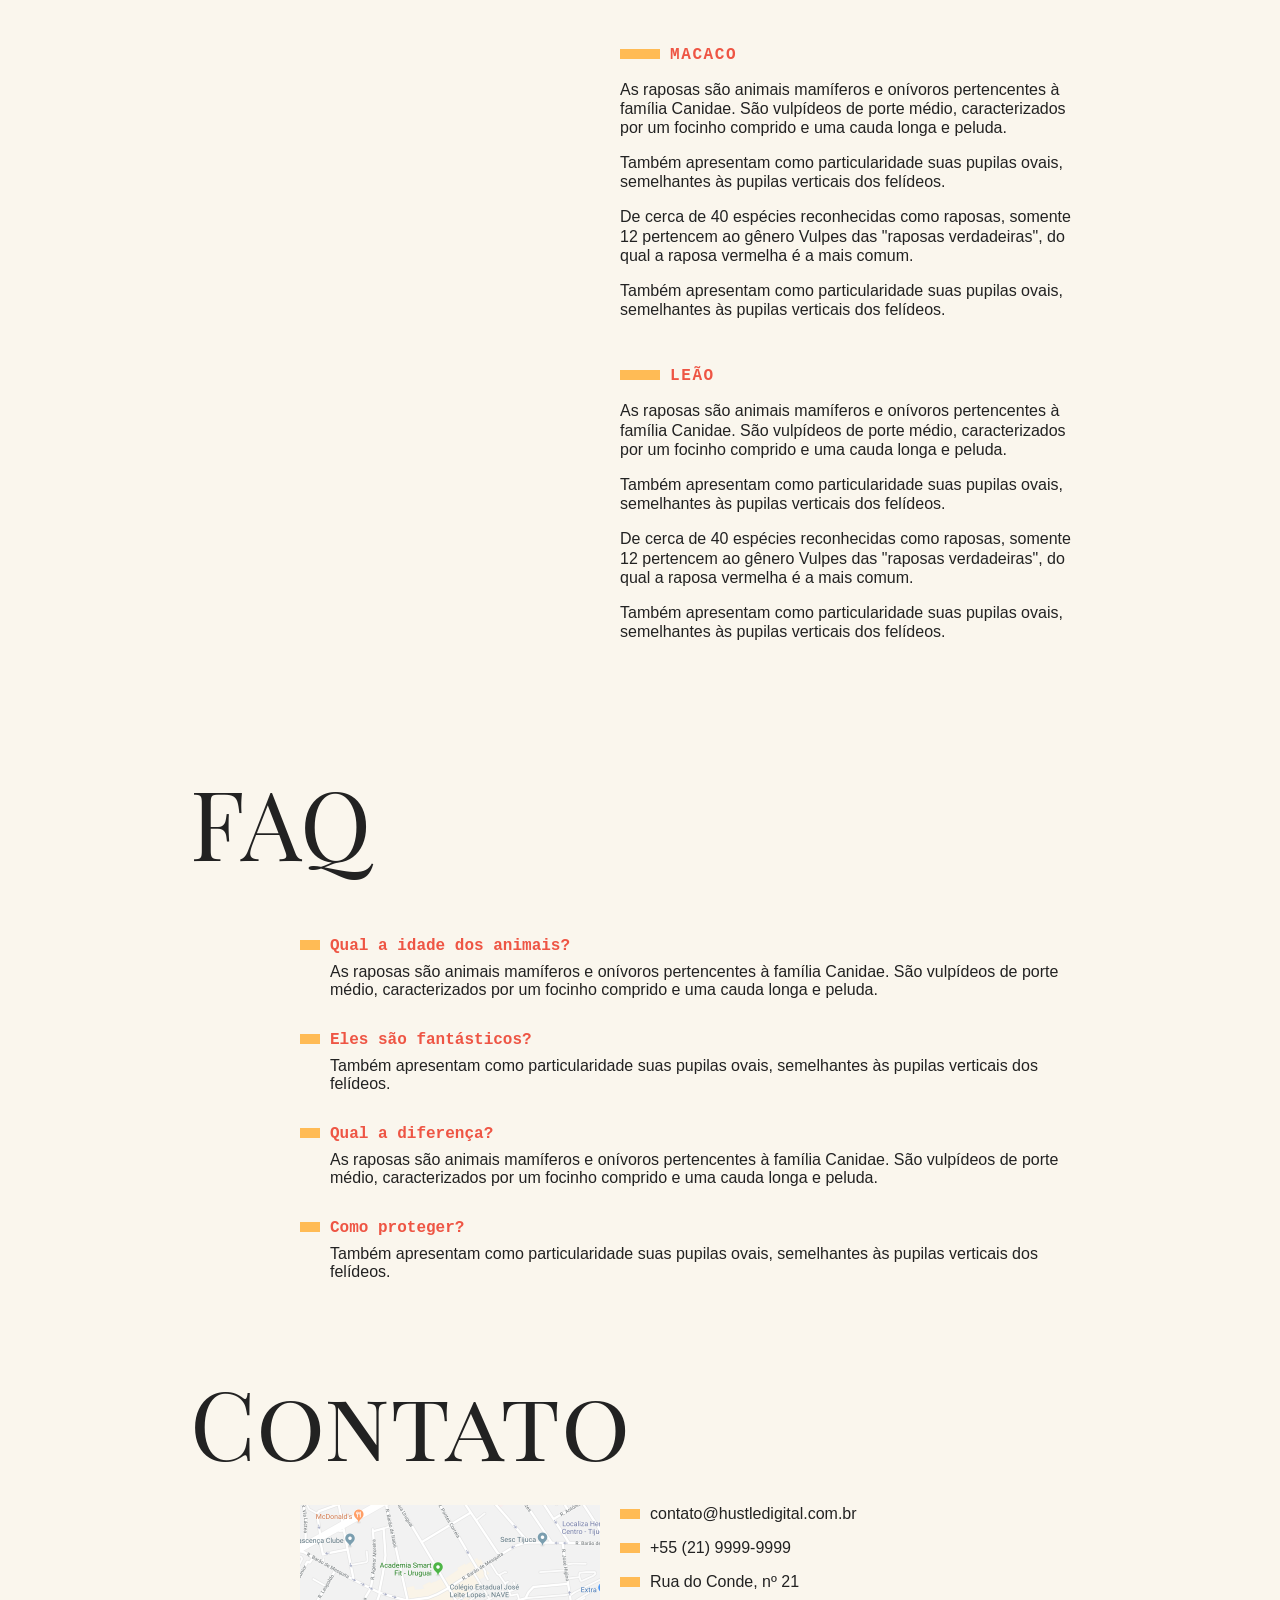
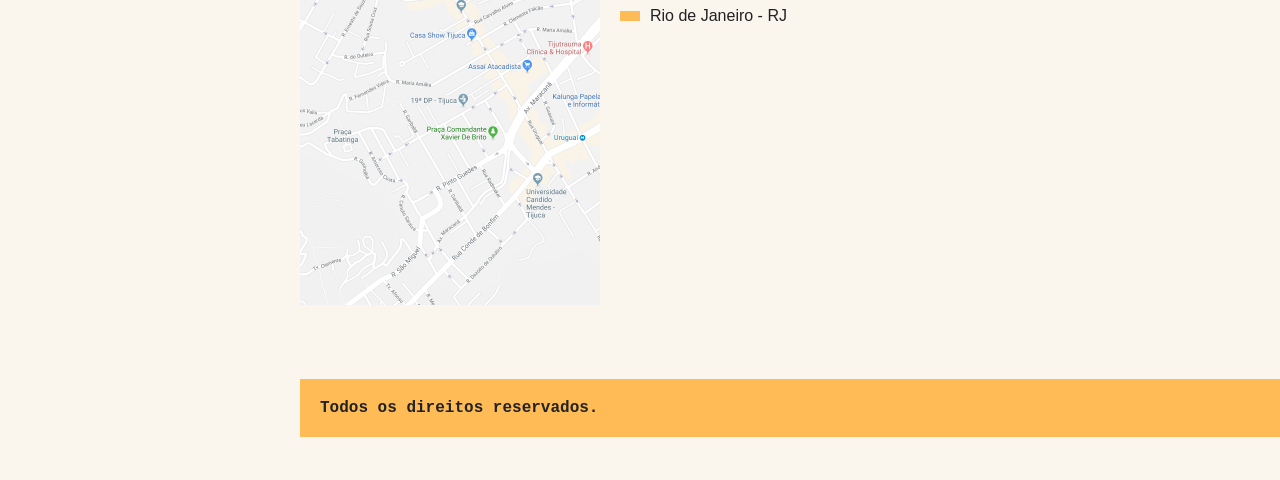
<file: DOM/selecao-de-elementos/index.html>
<!DOCTYPE html>
<html>
<head>
  <meta charset="utf-8" />
  <meta http-equiv="X-UA-Compatible" content="IE=edge">
  <title>Animais Fantásticos</title>
  <meta name="viewport" content="width=device-width, initial-scale=1">
  <link href="https://fonts.googleapis.com/css?family=Playfair+Display+SC" rel="stylesheet">
  <link rel="stylesheet" type="text/css" href="css/style.css" />
</head>
<body>
  <nav class="menu">
    <ul>
      <li><a href="#animais">Animais</a></li>
      <li><a href="#faq">FAQ</a></li>
      <li><a href="#contato">Contato</a></li>
      <li><a href="https://hustledigital.com.br">Dev →</a></li>
    </ul>
  </nav>
  <section class="grid-section animais" id="animais">
    <h1 class="titulo">Animais Fantásticos</h1>
    <ul class="animais-lista">
      <li>
        <img src="img/imagem1.jpg">
      </li>
      <li>
        <img src="img/imagem2.jpg">
      </li>
      <li>
        <img src="img/imagem3.jpg">
      </li>
      <li>
        <img src="img/imagem4.jpg">
      </li>
      <li>
        <img src="img/imagem5.jpg">
      </li>
      <li>
        <img src="img/imagem6.jpg">
      </li>
    </ul>
    <div class="animais-descricao">
      <section> 
        <h2>Raposa</h2>
        <p>As raposas são animais mamíferos e onívoros pertencentes à família Canidae. São vulpídeos de porte médio, caracterizados
          por um focinho comprido e uma cauda longa e peluda.</p>
        <p>Também apresentam como particularidade suas pupilas ovais, semelhantes às pupilas verticais dos felídeos.</p>
        <p>De cerca de 40 espécies reconhecidas como raposas, somente 12 pertencem ao gênero Vulpes das "raposas verdadeiras", do
          qual a raposa vermelha é a mais comum.</p>
        <p>Também apresentam como particularidade suas pupilas ovais, semelhantes às pupilas verticais dos felídeos.</p>
      </section>
      <section>
        <h2>Esquilo</h2>
        <p>As raposas são animais mamíferos e onívoros pertencentes à família Canidae. São vulpídeos de porte médio, caracterizados
          por um focinho comprido e uma cauda longa e peluda.</p>
        <p>Também apresentam como particularidade suas pupilas ovais, semelhantes às pupilas verticais dos felídeos.</p>
        <p>De cerca de 40 espécies reconhecidas como raposas, somente 12 pertencem ao gênero Vulpes das "raposas verdadeiras", do
          qual a raposa vermelha é a mais comum.</p>
        <p>Também apresentam como particularidade suas pupilas ovais, semelhantes às pupilas verticais dos felídeos.</p>
      </section>
      <section>
        <h2>Urso</h2>
        <p>As raposas são animais mamíferos e onívoros pertencentes à família Canidae. São vulpídeos de porte médio, caracterizados
          por um focinho comprido e uma cauda longa e peluda.</p>
        <p>Também apresentam como particularidade suas pupilas ovais, semelhantes às pupilas verticais dos felídeos.</p>
        <p>De cerca de 40 espécies reconhecidas como raposas, somente 12 pertencem ao gênero Vulpes das "raposas verdadeiras", do
          qual a raposa vermelha é a mais comum.</p>
        <p>Também apresentam como particularidade suas pupilas ovais, semelhantes às pupilas verticais dos felídeos.</p>
      </section>
      <section>
        <h2>Lobo</h2>
        <p>As raposas são animais mamíferos e onívoros pertencentes à família Canidae. São vulpídeos de porte médio, caracterizados
          por um focinho comprido e uma cauda longa e peluda.</p>
        <p>Também apresentam como particularidade suas pupilas ovais, semelhantes às pupilas verticais dos felídeos.</p>
        <p>De cerca de 40 espécies reconhecidas como raposas, somente 12 pertencem ao gênero Vulpes das "raposas verdadeiras", do
          qual a raposa vermelha é a mais comum.</p>
        <p>Também apresentam como particularidade suas pupilas ovais, semelhantes às pupilas verticais dos felídeos.</p>
      </section>
      <section>
        <h2>Macaco</h2>
        <p>As raposas são animais mamíferos e onívoros pertencentes à família Canidae. São vulpídeos de porte médio, caracterizados
          por um focinho comprido e uma cauda longa e peluda.</p>
        <p>Também apresentam como particularidade suas pupilas ovais, semelhantes às pupilas verticais dos felídeos.</p>
        <p>De cerca de 40 espécies reconhecidas como raposas, somente 12 pertencem ao gênero Vulpes das "raposas verdadeiras", do
          qual a raposa vermelha é a mais comum.</p>
        <p>Também apresentam como particularidade suas pupilas ovais, semelhantes às pupilas verticais dos felídeos.</p>
      </section>
      <section>
        <h2>Leão</h2>
        <p>As raposas são animais mamíferos e onívoros pertencentes à família Canidae. São vulpídeos de porte médio, caracterizados
          por um focinho comprido e uma cauda longa e peluda.</p>
        <p>Também apresentam como particularidade suas pupilas ovais, semelhantes às pupilas verticais dos felídeos.</p>
        <p>De cerca de 40 espécies reconhecidas como raposas, somente 12 pertencem ao gênero Vulpes das "raposas verdadeiras", do
          qual a raposa vermelha é a mais comum.</p>
        <p>Também apresentam como particularidade suas pupilas ovais, semelhantes às pupilas verticais dos felídeos.</p>
      </section>
    </div>
  </section>
  <section class="grid-section faq" id="faq">
    <h1 class="titulo">FAQ</h1>
    <dl class="faq-lista">
      <dt>Qual a idade dos animais?</dt>
      <dd>As raposas são animais mamíferos e onívoros pertencentes à família Canidae. São vulpídeos de porte médio, caracterizados por um focinho comprido e uma cauda longa e peluda.</dd>
      <dt>Eles são fantásticos?</dt>
      <dd>Também apresentam como particularidade suas pupilas ovais, semelhantes às pupilas verticais dos felídeos.</dd>
      <dt>Qual a diferença?</dt>
      <dd>As raposas são animais mamíferos e onívoros pertencentes à família Canidae. São vulpídeos de porte médio, caracterizados por um focinho comprido e uma cauda longa e peluda.</dd>
      <dt>Como proteger?</dt>
      <dd>Também apresentam como particularidade suas pupilas ovais, semelhantes às pupilas verticais dos felídeos.</dd>
    </dl>
  </section>
  <section class="grid-section contato" id="contato">
    <h1 class="titulo">Contato</h1>
    <div class="mapa">
      <img src="img/mapa.png">
    </div>
    <ul class="dados">
      <li>contato@hustledigital.com.br</li>
      <li>+55 (21) 9999-9999</li>
      <li>Rua do Conde, nº 21</li>
      <li>Rio de Janeiro - RJ</li>
    </ul>
  </section>
  <footer class="copy">
    <p>Todos os direitos reservados.</p>
  </footer>
  <!-- script src="script-aula.js"></script>-->
  <script src="script.js"></script> 
</body>
</html>
</file>
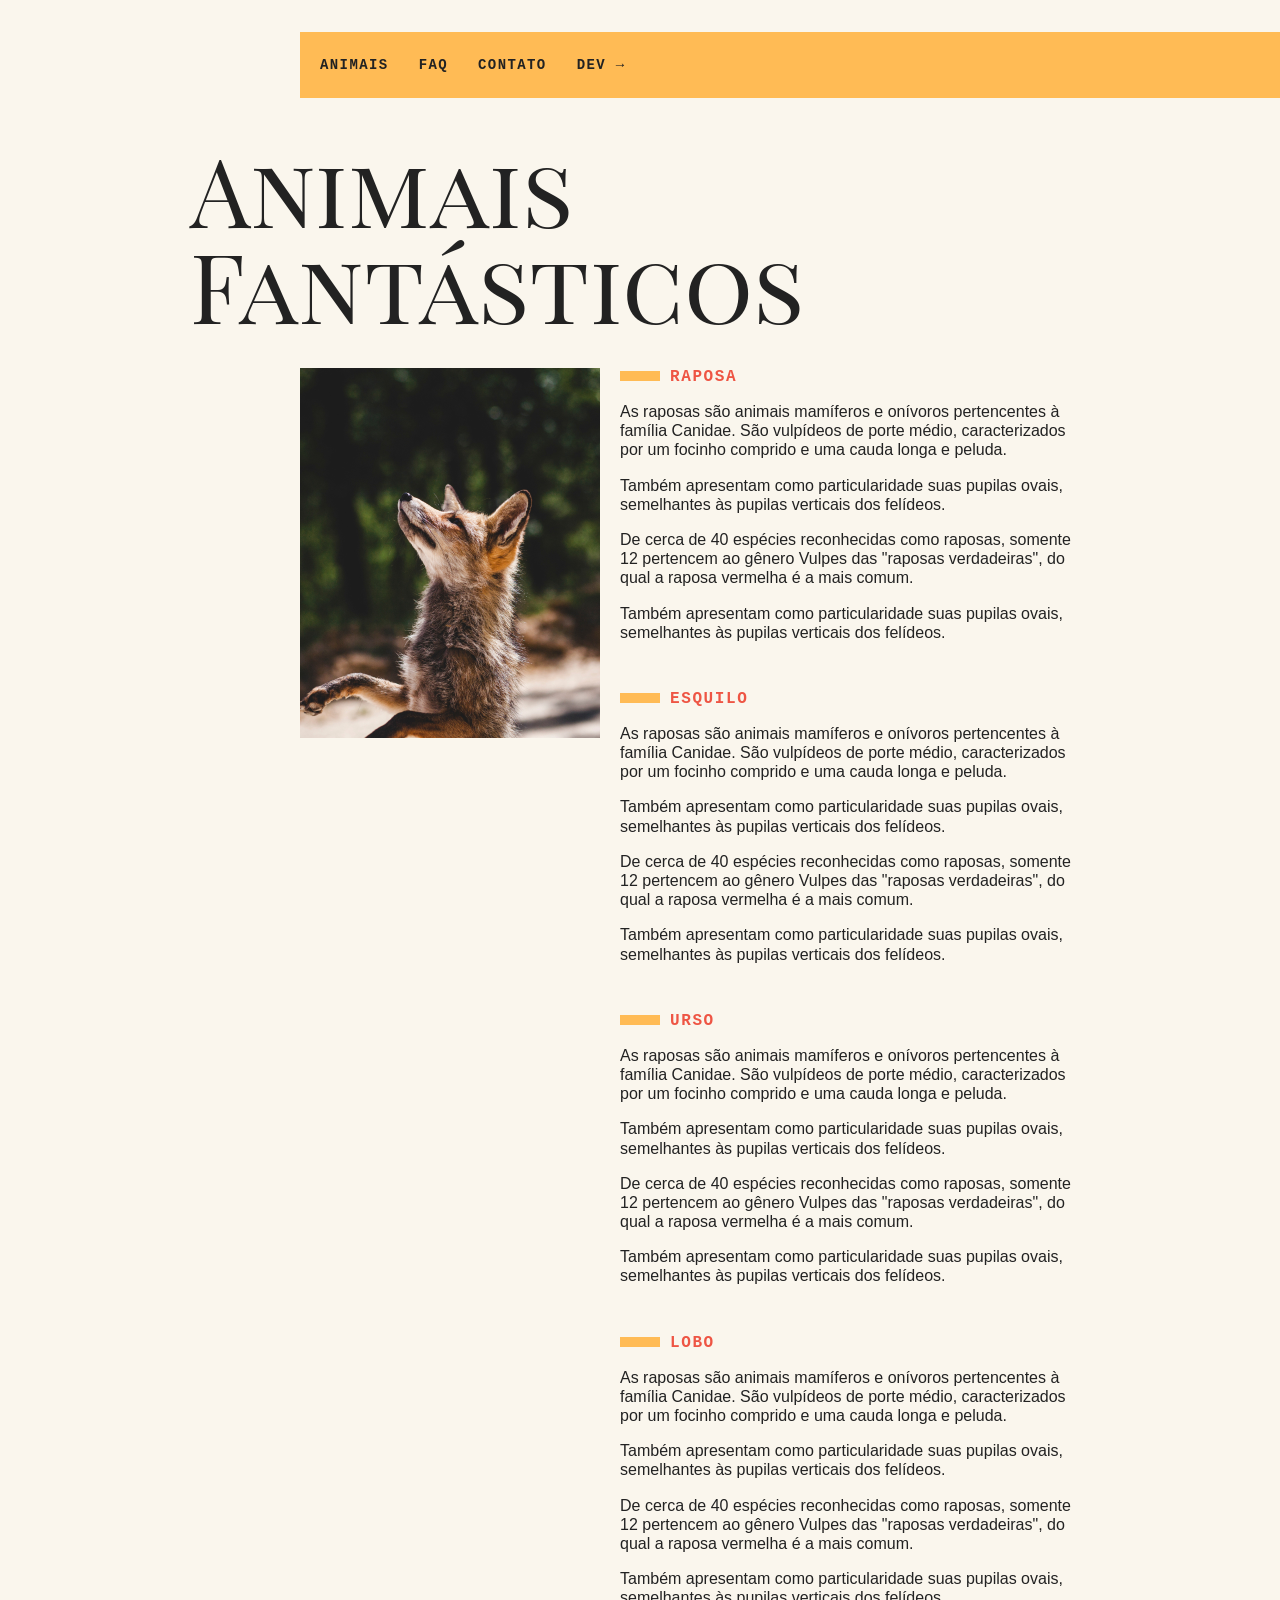
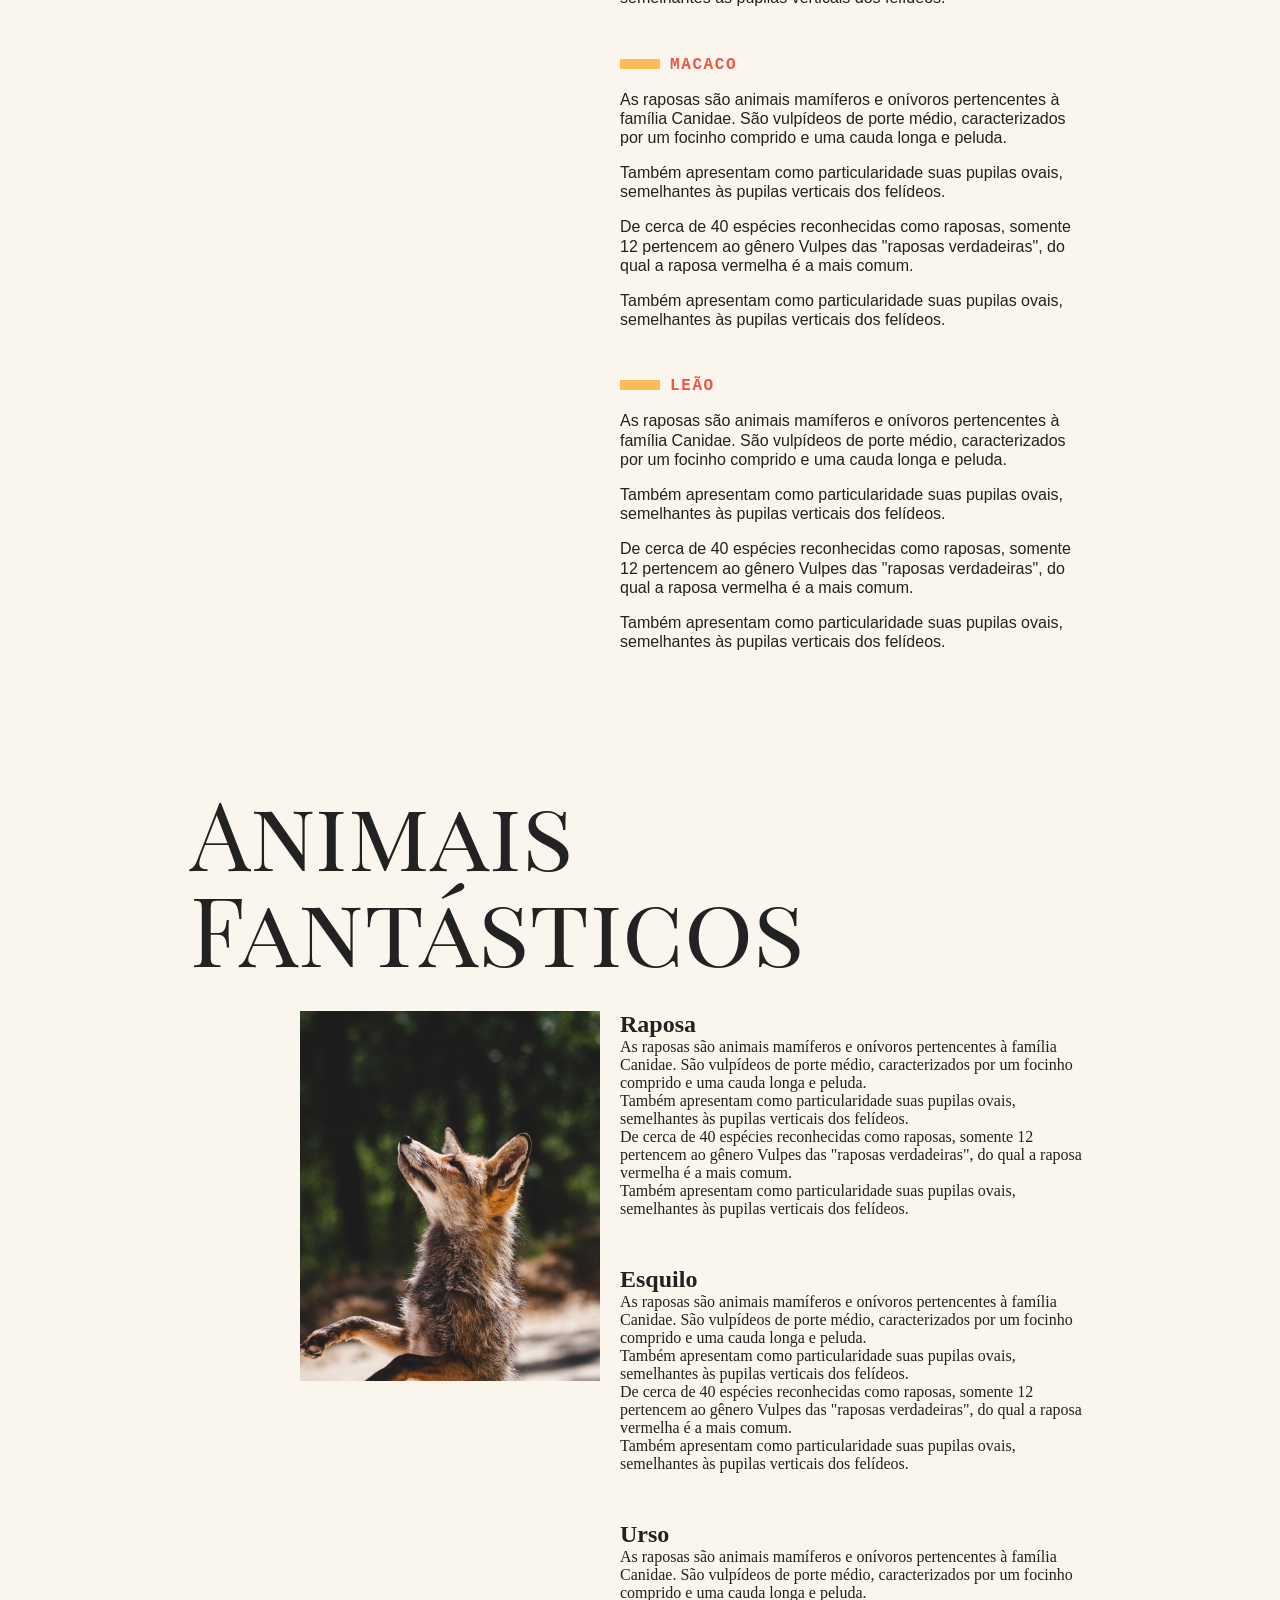
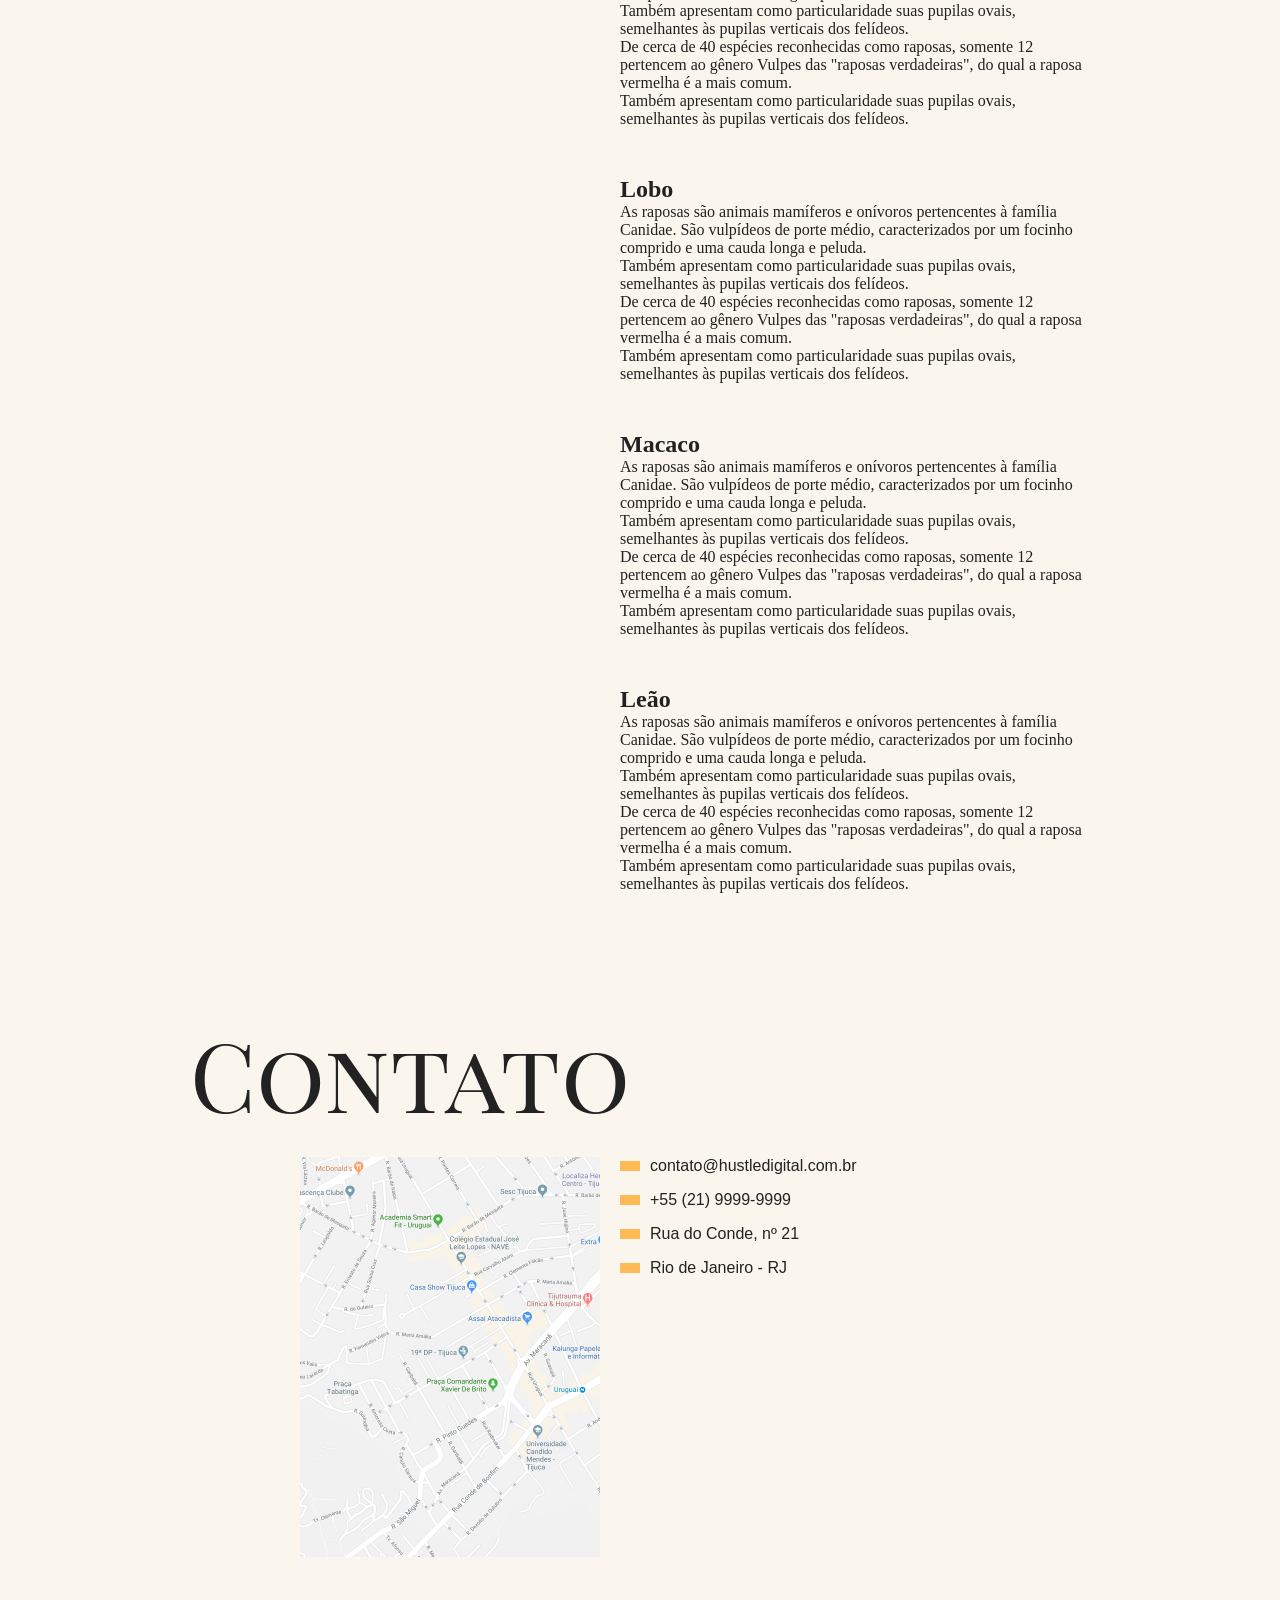
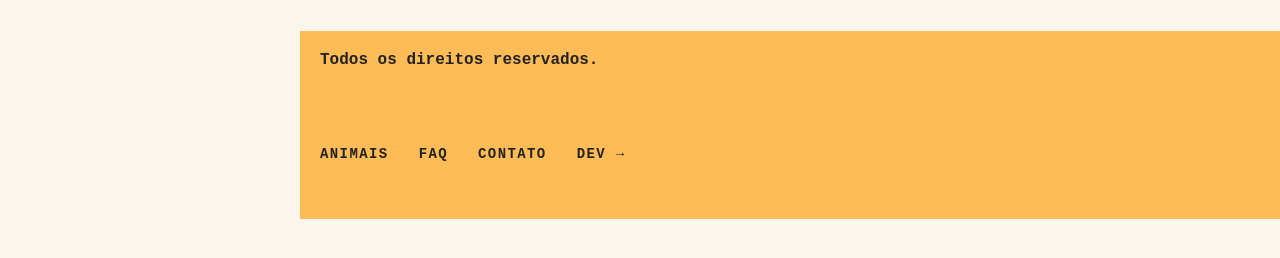
<file: DOM/traversing-e-manipulacao/index.html>
<!DOCTYPE html>
<html>
<head>
  <meta charset="utf-8" />
  <meta http-equiv="X-UA-Compatible" content="IE=edge">
  <title>Animais Fantásticos</title>
  <meta name="viewport" content="width=device-width, initial-scale=1">
  <link href="https://fonts.googleapis.com/css?family=Playfair+Display+SC" rel="stylesheet">
  <link rel="stylesheet" type="text/css" href="css/style.css" />
</head>
<body>
  <nav class="menu">
    <ul>
      <li><a href="#animais">Animais</a></li>
      <li><a href="#faq">FAQ</a></li>
      <li><a href="#contato">Contato</a></li>
      <li><a href="https://hustledigital.com.br">Dev →</a></li>
    </ul>
  </nav>
  <section class="grid-section animais" id="animais">
    <h1 class="titulo">Animais Fantásticos</h1>
    <ul class="animais-lista">
      <!-- Teste comentário -->
      <li>
        <img src="img/imagem1.jpg">
      </li>
      <li>
        <img src="img/imagem2.jpg">
      </li>
      <li>
        <img src="img/imagem3.jpg">
      </li>
      <li>
        <img src="img/imagem4.jpg">
      </li>
      <li>
        <img src="img/imagem5.jpg">
      </li>
      <li>
        <img src="img/imagem6.jpg">
      </li>
    </ul>
    <div class="animais-descricao">
      <section> 
        <h2>Raposa</h2>
        <p>As raposas são animais mamíferos e onívoros pertencentes à família Canidae. São vulpídeos de porte médio, caracterizados
          por um focinho comprido e uma cauda longa e peluda.</p>
        <p>Também apresentam como particularidade suas pupilas ovais, semelhantes às pupilas verticais dos felídeos.</p>
        <p>De cerca de 40 espécies reconhecidas como raposas, somente 12 pertencem ao gênero Vulpes das "raposas verdadeiras", do
          qual a raposa vermelha é a mais comum.</p>
        <p>Também apresentam como particularidade suas pupilas ovais, semelhantes às pupilas verticais dos felídeos.</p>
      </section>
      <section>
        <h2>Esquilo</h2>
        <p>As raposas são animais mamíferos e onívoros pertencentes à família Canidae. São vulpídeos de porte médio, caracterizados
          por um focinho comprido e uma cauda longa e peluda.</p>
        <p>Também apresentam como particularidade suas pupilas ovais, semelhantes às pupilas verticais dos felídeos.</p>
        <p>De cerca de 40 espécies reconhecidas como raposas, somente 12 pertencem ao gênero Vulpes das "raposas verdadeiras", do
          qual a raposa vermelha é a mais comum.</p>
        <p>Também apresentam como particularidade suas pupilas ovais, semelhantes às pupilas verticais dos felídeos.</p>
      </section>
      <section>
        <h2>Urso</h2>
        <p>As raposas são animais mamíferos e onívoros pertencentes à família Canidae. São vulpídeos de porte médio, caracterizados
          por um focinho comprido e uma cauda longa e peluda.</p>
        <p>Também apresentam como particularidade suas pupilas ovais, semelhantes às pupilas verticais dos felídeos.</p>
        <p>De cerca de 40 espécies reconhecidas como raposas, somente 12 pertencem ao gênero Vulpes das "raposas verdadeiras", do
          qual a raposa vermelha é a mais comum.</p>
        <p>Também apresentam como particularidade suas pupilas ovais, semelhantes às pupilas verticais dos felídeos.</p>
      </section>
      <section>
        <h2>Lobo</h2>
        <p>As raposas são animais mamíferos e onívoros pertencentes à família Canidae. São vulpídeos de porte médio, caracterizados
          por um focinho comprido e uma cauda longa e peluda.</p>
        <p>Também apresentam como particularidade suas pupilas ovais, semelhantes às pupilas verticais dos felídeos.</p>
        <p>De cerca de 40 espécies reconhecidas como raposas, somente 12 pertencem ao gênero Vulpes das "raposas verdadeiras", do
          qual a raposa vermelha é a mais comum.</p>
        <p>Também apresentam como particularidade suas pupilas ovais, semelhantes às pupilas verticais dos felídeos.</p>
      </section>
      <section>
        <h2>Macaco</h2>
        <p>As raposas são animais mamíferos e onívoros pertencentes à família Canidae. São vulpídeos de porte médio, caracterizados
          por um focinho comprido e uma cauda longa e peluda.</p>
        <p>Também apresentam como particularidade suas pupilas ovais, semelhantes às pupilas verticais dos felídeos.</p>
        <p>De cerca de 40 espécies reconhecidas como raposas, somente 12 pertencem ao gênero Vulpes das "raposas verdadeiras", do
          qual a raposa vermelha é a mais comum.</p>
        <p>Também apresentam como particularidade suas pupilas ovais, semelhantes às pupilas verticais dos felídeos.</p>
      </section>
      <section>
        <h2>Leão</h2>
        <p>As raposas são animais mamíferos e onívoros pertencentes à família Canidae. São vulpídeos de porte médio, caracterizados
          por um focinho comprido e uma cauda longa e peluda.</p>
        <p>Também apresentam como particularidade suas pupilas ovais, semelhantes às pupilas verticais dos felídeos.</p>
        <p>De cerca de 40 espécies reconhecidas como raposas, somente 12 pertencem ao gênero Vulpes das "raposas verdadeiras", do
          qual a raposa vermelha é a mais comum.</p>
        <p>Também apresentam como particularidade suas pupilas ovais, semelhantes às pupilas verticais dos felídeos.</p>
      </section>
    </div>
  </section>
  <section class="grid-section faq" id="faq">
    <h1 class="titulo">FAQ</h1>
    <dl class="faq-lista">
      <dt>Qual a idade dos animais?</dt>
      <dd>As raposas são animais mamíferos e onívoros pertencentes à família Canidae. São vulpídeos de porte médio, caracterizados por um focinho comprido e uma cauda longa e peluda.</dd>
      <dt>Eles são fantásticos?</dt>
      <dd>Também apresentam como particularidade suas pupilas ovais, semelhantes às pupilas verticais dos felídeos.</dd>
      <dt>Qual a diferença?</dt>
      <dd>As raposas são animais mamíferos e onívoros pertencentes à família Canidae. São vulpídeos de porte médio, caracterizados por um focinho comprido e uma cauda longa e peluda.</dd>
      <dt>Como proteger?</dt>
      <dd>Também apresentam como particularidade suas pupilas ovais, semelhantes às pupilas verticais dos felídeos.</dd>
    </dl>
  </section>
  <section class="grid-section contato" id="contato">
    <h1 class="titulo">Contato</h1>
    <div class="mapa">
      <img src="img/mapa.png">
    </div>
    <ul class="dados">
      <li>contato@hustledigital.com.br</li>
      <li>+55 (21) 9999-9999</li>
      <li>Rua do Conde, nº 21</li>
      <li>Rio de Janeiro - RJ</li>
    </ul>
  </section>
  <footer class="copy">
    <p>Todos os direitos reservados.</p>
  </footer>
  <!-- <script src="script-aula.js"></script> -->
  <script src="script.js"></script> 
</body>
</html>
</file>
<file: DOM/accordion-list/css/style.css>
body, h1, h2, ul, li, p, dd, dt, dl {
  margin: 0px;
  padding: 0px;
}

img {
  display: block;
  max-width: 100%;
}

ul {
  list-style: none;
}

body {
  background: #faf6ed;
  color: #222;
  -webkit-font-smoothing: antialiased;
  display: grid;
  grid-template-columns: 1fr 120px minmax(300px, 800px) 1fr;
}

.menu {
  grid-column: 3 / 5;
  margin-top: 2rem;
  margin-bottom: 2rem;
  background: #FB5;
}

.menu ul {
  display: flex;
  flex-wrap: wrap;
  padding: 10px;
}

.menu li a {
  display: block;
  padding: 10px;
  margin-right: 10px;
  color: #222;
  text-decoration: none;
  font-family: 'IBM Plex Mono', monospace;
  font-weight: bold;
  text-transform: uppercase;
  font-size: 0.875rem;
  letter-spacing: .1em;
}

.grid-section {
  grid-column: 2 / 4;
  width: 100%;
  box-sizing: border-box;
  padding: 10px;
  display: grid;
  grid-template-columns: 90px 300px 1fr;
  grid-gap: 20px;
  margin-bottom: 4rem;
}

.titulo {
  font-family: 'Playfair Display SC', georgia;
  font-size: 6rem;
  line-height: 1;
  font-weight: 400;
  margin-bottom: 1rem;
  grid-column: 1 / 4;
}

.animais h2 {
  font-family: 'IBM Plex Mono', monospace;
  font-size: 1rem;
  text-transform: uppercase;
  letter-spacing: .1em;
  margin-bottom: 1rem;
  color: #E54;
}

.animais h2::before {
  content: '';
  display: inline-block;
  width: 40px;
  height: 10px;
  margin-right: 10px;
  background: #FB5;
}

.animais p {
  font-family: Helvetica, Arial;
  line-height: 1.2;
  margin-bottom: 1rem;
}

.animais-lista {
  height: 370px;
  overflow-y: scroll;
  grid-column: 2;
}

.animais-lista::-webkit-scrollbar {
  width: 18px;
}

.animais-lista::-webkit-scrollbar-thumb {
  background: #FB5;
  border-left: 4px solid #faf6ed;
  border-right: 4px solid #faf6ed;
}

.animais-lista::-webkit-scrollbar-track {
  background: #faf6ed;
}

.animais-descricao {
  grid-column: 3;
}

.animais-descricao section {
  margin-bottom: 3rem;
}

.faq-lista {
  grid-column: 2 / 4
}

.faq-lista dt {
  font-family: 'IBM Plex Mono', monospace;
  font-weight: bold;
  margin-top: 2rem;
  margin-bottom: .5rem;
  color: #E54;
}

.faq-lista dt::before {
  content: '';
  display: inline-block;
  width: 20px;
  height: 10px;
  margin-right: 10px;
  background: #FB5;
}

.faq-lista dd {
  font-family: Helvetica, Arial;
  margin-bottom: .5rem;
  margin-left: 30px;
}

.mapa {
  grid-column: 2;
}

.dados {
  grid-column: 3;
}

.dados li {
  margin-bottom: 1rem;
  font-family: Helvetica, Arial;
}

.dados li::before {
  content: '';
  display: inline-block;
  width: 20px;
  height: 10px;
  margin-right: 10px;
  background: #FB5;
}

.copy {
  grid-column: 3/5;
  margin-bottom: 2rem;
  background: #FB5;
}

.copy p {
  padding: 20px;
  font-family: 'IBM Plex Mono', monospace;
  font-weight: bold;
}

@media (max-width: 700px) {
  body {
    grid-template-columns: 1fr;
  }
  .menu, .grid-section, .copy {
    grid-column: 1;
  }
  .grid-section {
    grid-template-columns: 100px 1fr;
    grid-gap: 10px;
  }
  .animais-lista {
    grid-column: 1;
  }
  .faq-lista, .dados, .mapa {
    grid-column: 1 / 3;
  }
  .grid-section h1 {
    font-size: 3rem;
  }
  .menu {
    margin-top: 0px;
  }
  .copy {
    margin-bottom: 0px;
  }
}

/* Efeitos de navegação por tab */
.js .js-tabcontent section {
  display: none;
}

.js-tabcontent section.ativo {
  display: block !important;
  animation: show .5s forwards;
}

@keyframes show {
  from {
    opacity: 0;
    transform: translate3d(-30px, 0, 0);
  }
  to {
    opacity: 1;
    transform: translate3d(0px, 0, 0);
  }
}

/* Efeitos accordion-list */
.js .js-accordion dd {
  display: none;
}

.js-accordion dt::after{
  content: "↴";
  margin-left: 10px;
}

.js-accordion dt.ativo::after{
  content: "⤴";
}

.js-accordion dd.ativo{
  display: block;
  animation: slideDown .5s forwards;
}

@keyframes slideDown {
  from {
    opacity: 0;
    max-height: 0;
  }
  to {
    opacity: 1;
    max-width: 300px;
  }
}
</file>
<file: DOM/animacao-ao-scroll/css/style.css>
body, h1, h2, ul, li, p, dd, dt, dl {
  margin: 0px;
  padding: 0px;
}

img {
  display: block;
  max-width: 100%;
}

ul {
  list-style: none;
}

body {
  background: #faf6ed;
  color: #222;
  -webkit-font-smoothing: antialiased;
  display: grid;
  grid-template-columns: 1fr 120px minmax(300px, 800px) 1fr;
}

.menu {
  grid-column: 3 / 5;
  margin-top: 2rem;
  margin-bottom: 2rem;
  background: #FB5;
}

.menu ul {
  display: flex;
  flex-wrap: wrap;
  padding: 10px;
}

.menu li a {
  display: block;
  padding: 10px;
  margin-right: 10px;
  color: #222;
  text-decoration: none;
  font-family: 'IBM Plex Mono', monospace;
  font-weight: bold;
  text-transform: uppercase;
  font-size: 0.875rem;
  letter-spacing: .1em;
}

.grid-section {
  grid-column: 2 / 4;
  width: 100%;
  box-sizing: border-box;
  padding: 10px;
  display: grid;
  grid-template-columns: 90px 300px 1fr;
  grid-gap: 20px;
  margin-bottom: 4rem;
}

.titulo {
  font-family: 'Playfair Display SC', georgia;
  font-size: 6rem;
  line-height: 1;
  font-weight: 400;
  margin-bottom: 1rem;
  grid-column: 1 / 4;
}

.animais h2 {
  font-family: 'IBM Plex Mono', monospace;
  font-size: 1rem;
  text-transform: uppercase;
  letter-spacing: .1em;
  margin-bottom: 1rem;
  color: #E54;
}

.animais h2::before {
  content: '';
  display: inline-block;
  width: 40px;
  height: 10px;
  margin-right: 10px;
  background: #FB5;
}

.animais p {
  font-family: Helvetica, Arial;
  line-height: 1.2;
  margin-bottom: 1rem;
}

.animais-lista {
  height: 370px;
  overflow-y: scroll;
  grid-column: 2;
}

.animais-lista::-webkit-scrollbar {
  width: 18px;
}

.animais-lista::-webkit-scrollbar-thumb {
  background: #FB5;
  border-left: 4px solid #faf6ed;
  border-right: 4px solid #faf6ed;
}

.animais-lista::-webkit-scrollbar-track {
  background: #faf6ed;
}

.animais-descricao {
  grid-column: 3;
}

.animais-descricao section {
  margin-bottom: 3rem;
}

.faq-lista {
  grid-column: 2 / 4
}

.faq-lista dt {
  font-family: 'IBM Plex Mono', monospace;
  font-weight: bold;
  margin-top: 2rem;
  margin-bottom: .5rem;
  color: #E54;
}

.faq-lista dt::before {
  content: '';
  display: inline-block;
  width: 20px;
  height: 10px;
  margin-right: 10px;
  background: #FB5;
}

.faq-lista dd {
  font-family: Helvetica, Arial;
  margin-bottom: .5rem;
  margin-left: 30px;
}

.mapa {
  grid-column: 2;
}

.dados {
  grid-column: 3;
}

.dados li {
  margin-bottom: 1rem;
  font-family: Helvetica, Arial;
}

.dados li::before {
  content: '';
  display: inline-block;
  width: 20px;
  height: 10px;
  margin-right: 10px;
  background: #FB5;
}

.copy {
  grid-column: 3/5;
  margin-bottom: 2rem;
  background: #FB5;
}

.copy p {
  padding: 20px;
  font-family: 'IBM Plex Mono', monospace;
  font-weight: bold;
}

@media (max-width: 700px) {
  body {
    grid-template-columns: 1fr;
  }
  .menu, .grid-section, .copy {
    grid-column: 1;
  }
  .grid-section {
    grid-template-columns: 100px 1fr;
    grid-gap: 10px;
  }
  .animais-lista {
    grid-column: 1;
  }
  .faq-lista, .dados, .mapa {
    grid-column: 1 / 3;
  }
  .grid-section h1 {
    font-size: 3rem;
  }
  .menu {
    margin-top: 0px;
  }
  .copy {
    margin-bottom: 0px;
  }
}

/* Efeitos de navegação por tab */
.js .js-tabcontent section {
  display: none;
}

.js-tabcontent section.ativo {
  display: block !important;
  animation: show .5s forwards;
}

@keyframes show {
  from {
    opacity: 0;
    transform: translate3d(-30px, 0, 0);
  }
  to {
    opacity: 1;
    transform: translate3d(0px, 0, 0);
  }
}

/* Efeitos accordion-list */
.js .js-accordion dd {
  display: none;
}

.js-accordion dt::after{
  content: "↴";
  margin-left: 10px;
}

.js-accordion dt.ativo::after{
  content: "⤴";
}

.js-accordion dd.ativo{
  display: block;
  animation: slideDown .5s forwards;
}

@keyframes slideDown {
  from {
    opacity: 0;
    max-height: 0;
  }
  to {
    opacity: 1;
    max-width: 300px;
  }
}

.js .js-scroll {
  opacity: 0;
  transform: translate3d(-30px, 0, 0);
  transition: 3s;
}

.js .js-scroll.ativo {
  opacity: 1;
  transform: translate3d(0, 0, 0);
  transition: 3s;
}
</file>
<file: DOM/classes-e-atributos/css/style.css>
body, h1, h2, ul, li, p, dd, dt, dl {
  margin: 0px;
  padding: 0px;
}

img {
  display: block;
  max-width: 100%;
}

ul {
  list-style: none;
}

body {
  background: #faf6ed;
  color: #222;
  -webkit-font-smoothing: antialiased;
  display: grid;
  grid-template-columns: 1fr 120px minmax(300px, 800px) 1fr;
}

.menu {
  grid-column: 3 / 5;
  margin-top: 2rem;
  margin-bottom: 2rem;
  background: #FB5;
}

.menu ul {
  display: flex;
  flex-wrap: wrap;
  padding: 10px;
}

.menu li a {
  display: block;
  padding: 10px;
  margin-right: 10px;
  color: #222;
  text-decoration: none;
  font-family: 'IBM Plex Mono', monospace;
  font-weight: bold;
  text-transform: uppercase;
  font-size: 0.875rem;
  letter-spacing: .1em;
}

.grid-section {
  grid-column: 2 / 4;
  width: 100%;
  box-sizing: border-box;
  padding: 10px;
  display: grid;
  grid-template-columns: 90px 300px 1fr;
  grid-gap: 20px;
  margin-bottom: 4rem;
}

.titulo {
  font-family: 'Playfair Display SC', georgia;
  font-size: 6rem;
  line-height: 1;
  font-weight: 400;
  margin-bottom: 1rem;
  grid-column: 1 / 4;
}

.animais h2 {
  font-family: 'IBM Plex Mono', monospace;
  font-size: 1rem;
  text-transform: uppercase;
  letter-spacing: .1em;
  margin-bottom: 1rem;
  color: #E54;
}

.animais h2::before {
  content: '';
  display: inline-block;
  width: 40px;
  height: 10px;
  margin-right: 10px;
  background: #FB5;
}

.animais p {
  font-family: Helvetica, Arial;
  line-height: 1.2;
  margin-bottom: 1rem;
}

.animais-lista {
  height: 370px;
  overflow-y: scroll;
  grid-column: 2;
}

.animais-lista::-webkit-scrollbar {
  width: 18px;
}

.animais-lista::-webkit-scrollbar-thumb {
  background: #FB5;
  border-left: 4px solid #faf6ed;
  border-right: 4px solid #faf6ed;
}

.animais-lista::-webkit-scrollbar-track {
  background: #faf6ed;
}

.animais-descricao {
  grid-column: 3;
}

.animais-descricao section {
  margin-bottom: 3rem;
}

.faq-lista {
  grid-column: 2 / 4
}

.faq-lista dt {
  font-family: 'IBM Plex Mono', monospace;
  font-weight: bold;
  margin-top: 2rem;
  margin-bottom: .5rem;
  color: #E54;
}

.faq-lista dt::before {
  content: '';
  display: inline-block;
  width: 20px;
  height: 10px;
  margin-right: 10px;
  background: #FB5;
}

.faq-lista dd {
  font-family: Helvetica, Arial;
  margin-bottom: .5rem;
  margin-left: 30px;
}

.mapa {
  grid-column: 2;
}

.dados {
  grid-column: 3;
}

.dados li {
  margin-bottom: 1rem;
  font-family: Helvetica, Arial;
}

.dados li::before {
  content: '';
  display: inline-block;
  width: 20px;
  height: 10px;
  margin-right: 10px;
  background: #FB5;
}

.copy {
  grid-column: 3/5;
  margin-bottom: 2rem;
  background: #FB5;
}

.copy p {
  padding: 20px;
  font-family: 'IBM Plex Mono', monospace;
  font-weight: bold;
}

@media (max-width: 700px) {
  body {
    grid-template-columns: 1fr;
  }
  .menu, .grid-section, .copy {
    grid-column: 1;
  }
  .grid-section {
    grid-template-columns: 100px 1fr;
    grid-gap: 10px;
  }
  .animais-lista {
    grid-column: 1;
  }
  .faq-lista, .dados, .mapa {
    grid-column: 1 / 3;
  }
  .grid-section h1 {
    font-size: 3rem;
  }
  .menu {
    margin-top: 0px;
  }
  .copy {
    margin-bottom: 0px;
  }
}
</file>
<file: DOM/dimensoes-e-distancias/css/style.css>
body, h1, h2, ul, li, p, dd, dt, dl {
  margin: 0px;
  padding: 0px;
}

img {
  display: block;
  max-width: 100%;
}

ul {
  list-style: none;
}

body {
  background: #faf6ed;
  color: #222;
  -webkit-font-smoothing: antialiased;
  display: grid;
  grid-template-columns: 1fr 120px minmax(300px, 800px) 1fr;
}

.menu {
  grid-column: 3 / 5;
  margin-top: 2rem;
  margin-bottom: 2rem;
  background: #FB5;
}

.menu ul {
  display: flex;
  flex-wrap: wrap;
  padding: 10px;
}

.menu li a {
  display: block;
  padding: 15px 10px;
  margin-right: 10px;
  color: #222;
  text-decoration: none;
  font-family: 'IBM Plex Mono', monospace;
  font-weight: bold;
  text-transform: uppercase;
  font-size: 0.875rem;
  letter-spacing: .1em;
}

.grid-section {
  grid-column: 2 / 4;
  width: 100%;
  box-sizing: border-box;
  padding: 10px;
  display: grid;
  grid-template-columns: 90px 300px 1fr;
  grid-gap: 20px;
  margin-bottom: 4rem;
}

.titulo {
  font-family: 'Playfair Display SC', georgia;
  font-size: 6rem;
  line-height: 1;
  font-weight: 400;
  margin-bottom: 1rem;
  grid-column: 1 / 4;
}

.animais h2 {
  font-family: 'IBM Plex Mono', monospace;
  font-size: 1rem;
  text-transform: uppercase;
  letter-spacing: .1em;
  margin-bottom: 1rem;
  color: #E54;
}

.animais h2::before {
  content: '';
  display: inline-block;
  width: 40px;
  height: 10px;
  margin-right: 10px;
  background: #FB5;
}

.animais p {
  font-family: Helvetica, Arial;
  line-height: 1.2;
  margin-bottom: 1rem;
}

.animais-lista {
  height: 370px;
  overflow-y: scroll;
  grid-column: 2;
}

.animais-lista::-webkit-scrollbar {
  width: 18px;
}

.animais-lista::-webkit-scrollbar-thumb {
  background: #FB5;
  border-left: 4px solid #faf6ed;
  border-right: 4px solid #faf6ed;
}

.animais-lista::-webkit-scrollbar-track {
  background: #faf6ed;
}

.animais-descricao {
  grid-column: 3;
}

.animais-descricao section {
  margin-bottom: 3rem;
}

.faq-lista {
  grid-column: 2 / 4
}

.faq-lista dt {
  font-family: 'IBM Plex Mono', monospace;
  font-weight: bold;
  margin-top: 2rem;
  margin-bottom: .5rem;
  color: #E54;
}

.faq-lista dt::before {
  content: '';
  display: inline-block;
  width: 20px;
  height: 10px;
  margin-right: 10px;
  background: #FB5;
}

.faq-lista dd {
  font-family: Helvetica, Arial;
  margin-bottom: .5rem;
  margin-left: 30px;
}

.mapa {
  grid-column: 2;
}

.dados {
  grid-column: 3;
}

.dados li {
  margin-bottom: 1rem;
  font-family: Helvetica, Arial;
}

.dados li::before {
  content: '';
  display: inline-block;
  width: 20px;
  height: 10px;
  margin-right: 10px;
  background: #FB5;
}

.copy {
  grid-column: 3/5;
  margin-bottom: 2rem;
  background: #FB5;
}

.copy p {
  padding: 20px;
  font-family: 'IBM Plex Mono', monospace;
  font-weight: bold;
}

@media (max-width: 700px) {
  body {
    grid-template-columns: 1fr;
  }
  .menu, .grid-section, .copy {
    grid-column: 1;
  }
  .grid-section {
    grid-template-columns: 100px 1fr;
    grid-gap: 10px;
  }
  .animais-lista {
    grid-column: 1;
  }
  .faq-lista, .dados, .mapa {
    grid-column: 1 / 3;
  }
  .grid-section h1 {
    font-size: 3rem;
  }
  .menu {
    margin-top: 0px;
  }
  .copy {
    margin-bottom: 0px;
  }
}
</file>
<file: DOM/eventos/css/style.css>
body, h1, h2, ul, li, p, dd, dt, dl {
  margin: 0px;
  padding: 0px;
}

img {
  display: block;
  max-width: 100%;
}

ul {
  list-style: none;
}

body {
  background: #faf6ed;
  color: #222;
  -webkit-font-smoothing: antialiased;
  display: grid;
  grid-template-columns: 1fr 120px minmax(300px, 800px) 1fr;
}

.menu {
  grid-column: 3 / 5;
  margin-top: 2rem;
  margin-bottom: 2rem;
  background: #FB5;
}

.menu ul {
  display: flex;
  flex-wrap: wrap;
  padding: 10px;
}

.menu li a {
  display: block;
  padding: 15px 10px;
  margin-right: 10px;
  color: #222;
  text-decoration: none;
  font-family: 'IBM Plex Mono', monospace;
  font-weight: bold;
  text-transform: uppercase;
  font-size: 0.875rem;
  letter-spacing: .1em;
}

.grid-section {
  grid-column: 2 / 4;
  width: 100%;
  box-sizing: border-box;
  padding: 10px;
  display: grid;
  grid-template-columns: 90px 300px 1fr;
  grid-gap: 20px;
  margin-bottom: 4rem;
}

.titulo {
  font-family: 'Playfair Display SC', georgia;
  font-size: 6rem;
  line-height: 1;
  font-weight: 400;
  margin-bottom: 1rem;
  grid-column: 1 / 4;
}

.animais h2 {
  font-family: 'IBM Plex Mono', monospace;
  font-size: 1rem;
  text-transform: uppercase;
  letter-spacing: .1em;
  margin-bottom: 1rem;
  color: #E54;
}

.animais h2::before {
  content: '';
  display: inline-block;
  width: 40px;
  height: 10px;
  margin-right: 10px;
  background: #FB5;
}

.animais p {
  font-family: Helvetica, Arial;
  line-height: 1.2;
  margin-bottom: 1rem;
}

.animais-lista {
  height: 370px;
  overflow-y: scroll;
  grid-column: 2;
}

.animais-lista::-webkit-scrollbar {
  width: 18px;
}

.animais-lista::-webkit-scrollbar-thumb {
  background: #FB5;
  border-left: 4px solid #faf6ed;
  border-right: 4px solid #faf6ed;
}

.animais-lista::-webkit-scrollbar-track {
  background: #faf6ed;
}

.animais-descricao {
  grid-column: 3;
}

.animais-descricao section {
  margin-bottom: 3rem;
}

.faq-lista {
  grid-column: 2 / 4
}

.faq-lista dt {
  font-family: 'IBM Plex Mono', monospace;
  font-weight: bold;
  margin-top: 2rem;
  margin-bottom: .5rem;
  color: #E54;
}

.faq-lista dt::before {
  content: '';
  display: inline-block;
  width: 20px;
  height: 10px;
  margin-right: 10px;
  background: #FB5;
}

.faq-lista dd {
  font-family: Helvetica, Arial;
  margin-bottom: .5rem;
  margin-left: 30px;
}

.mapa {
  grid-column: 2;
}

.dados {
  grid-column: 3;
}

.dados li {
  margin-bottom: 1rem;
  font-family: Helvetica, Arial;
}

.dados li::before {
  content: '';
  display: inline-block;
  width: 20px;
  height: 10px;
  margin-right: 10px;
  background: #FB5;
}

.copy {
  grid-column: 3/5;
  margin-bottom: 2rem;
  background: #FB5;
}

.copy p {
  padding: 20px;
  font-family: 'IBM Plex Mono', monospace;
  font-weight: bold;
}

@media (max-width: 700px) {
  body {
    grid-template-columns: 1fr;
  }
  .menu, .grid-section, .copy {
    grid-column: 1;
  }
  .grid-section {
    grid-template-columns: 100px 1fr;
    grid-gap: 10px;
  }
  .animais-lista {
    grid-column: 1;
  }
  .faq-lista, .dados, .mapa {
    grid-column: 1 / 3;
  }
  .grid-section h1 {
    font-size: 3rem;
  }
  .menu {
    margin-top: 0px;
  }
  .copy {
    margin-bottom: 0px;
  }
}
</file>
<file: DOM/forEach-e-arrow-function/css/style.css>
body, h1, h2, ul, li, p, dd, dt, dl {
  margin: 0px;
  padding: 0px;
}

img {
  display: block;
  max-width: 100%;
}

ul {
  list-style: none;
}

body {
  background: #faf6ed;
  color: #222;
  -webkit-font-smoothing: antialiased;
  display: grid;
  grid-template-columns: 1fr 120px minmax(300px, 800px) 1fr;
}

.menu {
  grid-column: 3 / 5;
  margin-top: 2rem;
  margin-bottom: 2rem;
  background: #FB5;
}

.menu ul {
  display: flex;
  flex-wrap: wrap;
  padding: 10px;
}

.menu li a {
  display: block;
  padding: 10px;
  margin-right: 10px;
  color: #222;
  text-decoration: none;
  font-family: 'IBM Plex Mono', monospace;
  font-weight: bold;
  text-transform: uppercase;
  font-size: 0.875rem;
  letter-spacing: .1em;
}

.grid-section {
  grid-column: 2 / 4;
  width: 100%;
  box-sizing: border-box;
  padding: 10px;
  display: grid;
  grid-template-columns: 90px 300px 1fr;
  grid-gap: 20px;
  margin-bottom: 4rem;
}

.titulo {
  font-family: 'Playfair Display SC', georgia;
  font-size: 6rem;
  line-height: 1;
  font-weight: 400;
  margin-bottom: 1rem;
  grid-column: 1 / 4;
}

.animais h2 {
  font-family: 'IBM Plex Mono', monospace;
  font-size: 1rem;
  text-transform: uppercase;
  letter-spacing: .1em;
  margin-bottom: 1rem;
  color: #E54;
}

.animais h2::before {
  content: '';
  display: inline-block;
  width: 40px;
  height: 10px;
  margin-right: 10px;
  background: #FB5;
}

.animais p {
  font-family: Helvetica, Arial;
  line-height: 1.2;
  margin-bottom: 1rem;
}

.animais-lista {
  height: 370px;
  overflow-y: scroll;
  grid-column: 2;
}

.animais-lista::-webkit-scrollbar {
  width: 18px;
}

.animais-lista::-webkit-scrollbar-thumb {
  background: #FB5;
  border-left: 4px solid #faf6ed;
  border-right: 4px solid #faf6ed;
}

.animais-lista::-webkit-scrollbar-track {
  background: #faf6ed;
}

.animais-descricao {
  grid-column: 3;
}

.animais-descricao section {
  margin-bottom: 3rem;
}

.faq-lista {
  grid-column: 2 / 4
}

.faq-lista dt {
  font-family: 'IBM Plex Mono', monospace;
  font-weight: bold;
  margin-top: 2rem;
  margin-bottom: .5rem;
  color: #E54;
}

.faq-lista dt::before {
  content: '';
  display: inline-block;
  width: 20px;
  height: 10px;
  margin-right: 10px;
  background: #FB5;
}

.faq-lista dd {
  font-family: Helvetica, Arial;
  margin-bottom: .5rem;
  margin-left: 30px;
}

.mapa {
  grid-column: 2;
}

.dados {
  grid-column: 3;
}

.dados li {
  margin-bottom: 1rem;
  font-family: Helvetica, Arial;
}

.dados li::before {
  content: '';
  display: inline-block;
  width: 20px;
  height: 10px;
  margin-right: 10px;
  background: #FB5;
}

.copy {
  grid-column: 3/5;
  margin-bottom: 2rem;
  background: #FB5;
}

.copy p {
  padding: 20px;
  font-family: 'IBM Plex Mono', monospace;
  font-weight: bold;
}

@media (max-width: 700px) {
  body {
    grid-template-columns: 1fr;
  }
  .menu, .grid-section, .copy {
    grid-column: 1;
  }
  .grid-section {
    grid-template-columns: 100px 1fr;
    grid-gap: 10px;
  }
  .animais-lista {
    grid-column: 1;
  }
  .faq-lista, .dados, .mapa {
    grid-column: 1 / 3;
  }
  .grid-section h1 {
    font-size: 3rem;
  }
  .menu {
    margin-top: 0px;
  }
  .copy {
    margin-bottom: 0px;
  }
}
</file>
<file: DOM/navegacao-por-tabs/css/style.css>
body, h1, h2, ul, li, p, dd, dt, dl {
  margin: 0px;
  padding: 0px;
}

img {
  display: block;
  max-width: 100%;
}

ul {
  list-style: none;
}

body {
  background: #faf6ed;
  color: #222;
  -webkit-font-smoothing: antialiased;
  display: grid;
  grid-template-columns: 1fr 120px minmax(300px, 800px) 1fr;
}

.menu {
  grid-column: 3 / 5;
  margin-top: 2rem;
  margin-bottom: 2rem;
  background: #FB5;
}

.menu ul {
  display: flex;
  flex-wrap: wrap;
  padding: 10px;
}

.menu li a {
  display: block;
  padding: 10px;
  margin-right: 10px;
  color: #222;
  text-decoration: none;
  font-family: 'IBM Plex Mono', monospace;
  font-weight: bold;
  text-transform: uppercase;
  font-size: 0.875rem;
  letter-spacing: .1em;
}

.grid-section {
  grid-column: 2 / 4;
  width: 100%;
  box-sizing: border-box;
  padding: 10px;
  display: grid;
  grid-template-columns: 90px 300px 1fr;
  grid-gap: 20px;
  margin-bottom: 4rem;
}

.titulo {
  font-family: 'Playfair Display SC', georgia;
  font-size: 6rem;
  line-height: 1;
  font-weight: 400;
  margin-bottom: 1rem;
  grid-column: 1 / 4;
}

.animais h2 {
  font-family: 'IBM Plex Mono', monospace;
  font-size: 1rem;
  text-transform: uppercase;
  letter-spacing: .1em;
  margin-bottom: 1rem;
  color: #E54;
}

.animais h2::before {
  content: '';
  display: inline-block;
  width: 40px;
  height: 10px;
  margin-right: 10px;
  background: #FB5;
}

.animais p {
  font-family: Helvetica, Arial;
  line-height: 1.2;
  margin-bottom: 1rem;
}

.animais-lista {
  height: 370px;
  overflow-y: scroll;
  grid-column: 2;
}

.animais-lista::-webkit-scrollbar {
  width: 18px;
}

.animais-lista::-webkit-scrollbar-thumb {
  background: #FB5;
  border-left: 4px solid #faf6ed;
  border-right: 4px solid #faf6ed;
}

.animais-lista::-webkit-scrollbar-track {
  background: #faf6ed;
}

.animais-descricao {
  grid-column: 3;
}

.animais-descricao section {
  margin-bottom: 3rem;
}

.faq-lista {
  grid-column: 2 / 4
}

.faq-lista dt {
  font-family: 'IBM Plex Mono', monospace;
  font-weight: bold;
  margin-top: 2rem;
  margin-bottom: .5rem;
  color: #E54;
}

.faq-lista dt::before {
  content: '';
  display: inline-block;
  width: 20px;
  height: 10px;
  margin-right: 10px;
  background: #FB5;
}

.faq-lista dd {
  font-family: Helvetica, Arial;
  margin-bottom: .5rem;
  margin-left: 30px;
}

.mapa {
  grid-column: 2;
}

.dados {
  grid-column: 3;
}

.dados li {
  margin-bottom: 1rem;
  font-family: Helvetica, Arial;
}

.dados li::before {
  content: '';
  display: inline-block;
  width: 20px;
  height: 10px;
  margin-right: 10px;
  background: #FB5;
}

.copy {
  grid-column: 3/5;
  margin-bottom: 2rem;
  background: #FB5;
}

.copy p {
  padding: 20px;
  font-family: 'IBM Plex Mono', monospace;
  font-weight: bold;
}

@media (max-width: 700px) {
  body {
    grid-template-columns: 1fr;
  }
  .menu, .grid-section, .copy {
    grid-column: 1;
  }
  .grid-section {
    grid-template-columns: 100px 1fr;
    grid-gap: 10px;
  }
  .animais-lista {
    grid-column: 1;
  }
  .faq-lista, .dados, .mapa {
    grid-column: 1 / 3;
  }
  .grid-section h1 {
    font-size: 3rem;
  }
  .menu {
    margin-top: 0px;
  }
  .copy {
    margin-bottom: 0px;
  }
}

/* Efeitos de navegação por tab */
.js .js-tabcontent section {
  display: none;
}

.js-tabcontent section.ativo {
  display: block !important;
  animation: show .5s forwards;
}

@keyframes show {
  from {
    opacity: 0;
    transform: translate3d(-30px, 0, 0);
  }
  to {
    opacity: 1;
    transform: translate3d(0px, 0, 0);
  }
}
</file>
<file: DOM/scroll-suave-link-interno/css/style.css>
body, h1, h2, ul, li, p, dd, dt, dl {
  margin: 0px;
  padding: 0px;
}

img {
  display: block;
  max-width: 100%;
}

ul {
  list-style: none;
}

body {
  background: #faf6ed;
  color: #222;
  -webkit-font-smoothing: antialiased;
  display: grid;
  grid-template-columns: 1fr 120px minmax(300px, 800px) 1fr;
}

.menu {
  grid-column: 3 / 5;
  margin-top: 2rem;
  margin-bottom: 2rem;
  background: #FB5;
}

.menu ul {
  display: flex;
  flex-wrap: wrap;
  padding: 10px;
}

.menu li a {
  display: block;
  padding: 10px;
  margin-right: 10px;
  color: #222;
  text-decoration: none;
  font-family: 'IBM Plex Mono', monospace;
  font-weight: bold;
  text-transform: uppercase;
  font-size: 0.875rem;
  letter-spacing: .1em;
}

.grid-section {
  grid-column: 2 / 4;
  width: 100%;
  box-sizing: border-box;
  padding: 10px;
  display: grid;
  grid-template-columns: 90px 300px 1fr;
  grid-gap: 20px;
  margin-bottom: 4rem;
}

.titulo {
  font-family: 'Playfair Display SC', georgia;
  font-size: 6rem;
  line-height: 1;
  font-weight: 400;
  margin-bottom: 1rem;
  grid-column: 1 / 4;
}

.animais h2 {
  font-family: 'IBM Plex Mono', monospace;
  font-size: 1rem;
  text-transform: uppercase;
  letter-spacing: .1em;
  margin-bottom: 1rem;
  color: #E54;
}

.animais h2::before {
  content: '';
  display: inline-block;
  width: 40px;
  height: 10px;
  margin-right: 10px;
  background: #FB5;
}

.animais p {
  font-family: Helvetica, Arial;
  line-height: 1.2;
  margin-bottom: 1rem;
}

.animais-lista {
  height: 370px;
  overflow-y: scroll;
  grid-column: 2;
}

.animais-lista::-webkit-scrollbar {
  width: 18px;
}

.animais-lista::-webkit-scrollbar-thumb {
  background: #FB5;
  border-left: 4px solid #faf6ed;
  border-right: 4px solid #faf6ed;
}

.animais-lista::-webkit-scrollbar-track {
  background: #faf6ed;
}

.animais-descricao {
  grid-column: 3;
}

.animais-descricao section {
  margin-bottom: 3rem;
}

.faq-lista {
  grid-column: 2 / 4
}

.faq-lista dt {
  font-family: 'IBM Plex Mono', monospace;
  font-weight: bold;
  margin-top: 2rem;
  margin-bottom: .5rem;
  color: #E54;
}

.faq-lista dt::before {
  content: '';
  display: inline-block;
  width: 20px;
  height: 10px;
  margin-right: 10px;
  background: #FB5;
}

.faq-lista dd {
  font-family: Helvetica, Arial;
  margin-bottom: .5rem;
  margin-left: 30px;
}

.mapa {
  grid-column: 2;
}

.dados {
  grid-column: 3;
}

.dados li {
  margin-bottom: 1rem;
  font-family: Helvetica, Arial;
}

.dados li::before {
  content: '';
  display: inline-block;
  width: 20px;
  height: 10px;
  margin-right: 10px;
  background: #FB5;
}

.copy {
  grid-column: 3/5;
  margin-bottom: 2rem;
  background: #FB5;
}

.copy p {
  padding: 20px;
  font-family: 'IBM Plex Mono', monospace;
  font-weight: bold;
}

@media (max-width: 700px) {
  body {
    grid-template-columns: 1fr;
  }
  .menu, .grid-section, .copy {
    grid-column: 1;
  }
  .grid-section {
    grid-template-columns: 100px 1fr;
    grid-gap: 10px;
  }
  .animais-lista {
    grid-column: 1;
  }
  .faq-lista, .dados, .mapa {
    grid-column: 1 / 3;
  }
  .grid-section h1 {
    font-size: 3rem;
  }
  .menu {
    margin-top: 0px;
  }
  .copy {
    margin-bottom: 0px;
  }
}

/* Efeitos de navegação por tab */
.js .js-tabcontent section {
  display: none;
}

.js-tabcontent section.ativo {
  display: block !important;
  animation: show .5s forwards;
}

@keyframes show {
  from {
    opacity: 0;
    transform: translate3d(-30px, 0, 0);
  }
  to {
    opacity: 1;
    transform: translate3d(0px, 0, 0);
  }
}

/* Efeitos accordion-list */
.js .js-accordion dd {
  display: none;
}

.js-accordion dt::after{
  content: "↴";
  margin-left: 10px;
}

.js-accordion dt.ativo::after{
  content: "⤴";
}

.js-accordion dd.ativo{
  display: block;
  animation: slideDown .5s forwards;
}

@keyframes slideDown {
  from {
    opacity: 0;
    max-height: 0;
  }
  to {
    opacity: 1;
    max-width: 300px;
  }
}
</file>
<file: DOM/selecao-de-elementos/css/style.css>
body, h1, h2, ul, li, p, dd, dt, dl {
  margin: 0px;
  padding: 0px;
}

img {
  display: block;
  max-width: 100%;
}

ul {
  list-style: none;
}

body {
  background: #faf6ed;
  color: #222;
  -webkit-font-smoothing: antialiased;
  display: grid;
  grid-template-columns: 1fr 120px minmax(300px, 800px) 1fr;
}

.menu {
  grid-column: 3 / 5;
  margin-top: 2rem;
  margin-bottom: 2rem;
  background: #FB5;
}

.menu ul {
  display: flex;
  flex-wrap: wrap;
  padding: 10px;
}

.menu li a {
  display: block;
  padding: 10px;
  margin-right: 10px;
  color: #222;
  text-decoration: none;
  font-family: 'IBM Plex Mono', monospace;
  font-weight: bold;
  text-transform: uppercase;
  font-size: 0.875rem;
  letter-spacing: .1em;
}

.grid-section {
  grid-column: 2 / 4;
  width: 100%;
  box-sizing: border-box;
  padding: 10px;
  display: grid;
  grid-template-columns: 90px 300px 1fr;
  grid-gap: 20px;
  margin-bottom: 4rem;
}

.titulo {
  font-family: 'Playfair Display SC', georgia;
  font-size: 6rem;
  line-height: 1;
  font-weight: 400;
  margin-bottom: 1rem;
  grid-column: 1 / 4;
}

.animais h2 {
  font-family: 'IBM Plex Mono', monospace;
  font-size: 1rem;
  text-transform: uppercase;
  letter-spacing: .1em;
  margin-bottom: 1rem;
  color: #E54;
}

.animais h2::before {
  content: '';
  display: inline-block;
  width: 40px;
  height: 10px;
  margin-right: 10px;
  background: #FB5;
}

.animais p {
  font-family: Helvetica, Arial;
  line-height: 1.2;
  margin-bottom: 1rem;
}

.animais-lista {
  height: 370px;
  overflow-y: scroll;
  grid-column: 2;
}

.animais-lista::-webkit-scrollbar {
  width: 18px;
}

.animais-lista::-webkit-scrollbar-thumb {
  background: #FB5;
  border-left: 4px solid #faf6ed;
  border-right: 4px solid #faf6ed;
}

.animais-lista::-webkit-scrollbar-track {
  background: #faf6ed;
}

.animais-descricao {
  grid-column: 3;
}

.animais-descricao section {
  margin-bottom: 3rem;
}

.faq-lista {
  grid-column: 2 / 4
}

.faq-lista dt {
  font-family: 'IBM Plex Mono', monospace;
  font-weight: bold;
  margin-top: 2rem;
  margin-bottom: .5rem;
  color: #E54;
}

.faq-lista dt::before {
  content: '';
  display: inline-block;
  width: 20px;
  height: 10px;
  margin-right: 10px;
  background: #FB5;
}

.faq-lista dd {
  font-family: Helvetica, Arial;
  margin-bottom: .5rem;
  margin-left: 30px;
}

.mapa {
  grid-column: 2;
}

.dados {
  grid-column: 3;
}

.dados li {
  margin-bottom: 1rem;
  font-family: Helvetica, Arial;
}

.dados li::before {
  content: '';
  display: inline-block;
  width: 20px;
  height: 10px;
  margin-right: 10px;
  background: #FB5;
}

.copy {
  grid-column: 3/5;
  margin-bottom: 2rem;
  background: #FB5;
}

.copy p {
  padding: 20px;
  font-family: 'IBM Plex Mono', monospace;
  font-weight: bold;
}

@media (max-width: 700px) {
  body {
    grid-template-columns: 1fr;
  }
  .menu, .grid-section, .copy {
    grid-column: 1;
  }
  .grid-section {
    grid-template-columns: 100px 1fr;
    grid-gap: 10px;
  }
  .animais-lista {
    grid-column: 1;
  }
  .faq-lista, .dados, .mapa {
    grid-column: 1 / 3;
  }
  .grid-section h1 {
    font-size: 3rem;
  }
  .menu {
    margin-top: 0px;
  }
  .copy {
    margin-bottom: 0px;
  }
}
</file>
<file: DOM/traversing-e-manipulacao/css/style.css>
body, h1, h2, ul, li, p, dd, dt, dl {
  margin: 0px;
  padding: 0px;
}

img {
  display: block;
  max-width: 100%;
}

ul {
  list-style: none;
}

body {
  background: #faf6ed;
  color: #222;
  -webkit-font-smoothing: antialiased;
  display: grid;
  grid-template-columns: 1fr 120px minmax(300px, 800px) 1fr;
}

.menu {
  grid-column: 3 / 5;
  margin-top: 2rem;
  margin-bottom: 2rem;
  background: #FB5;
}

.menu ul {
  display: flex;
  flex-wrap: wrap;
  padding: 10px;
}

.menu li a {
  display: block;
  padding: 15px 10px;
  margin-right: 10px;
  color: #222;
  text-decoration: none;
  font-family: 'IBM Plex Mono', monospace;
  font-weight: bold;
  text-transform: uppercase;
  font-size: 0.875rem;
  letter-spacing: .1em;
}

.grid-section {
  grid-column: 2 / 4;
  width: 100%;
  box-sizing: border-box;
  padding: 10px;
  display: grid;
  grid-template-columns: 90px 300px 1fr;
  grid-gap: 20px;
  margin-bottom: 4rem;
}

.titulo {
  font-family: 'Playfair Display SC', georgia;
  font-size: 6rem;
  line-height: 1;
  font-weight: 400;
  margin-bottom: 1rem;
  grid-column: 1 / 4;
}

.animais h2 {
  font-family: 'IBM Plex Mono', monospace;
  font-size: 1rem;
  text-transform: uppercase;
  letter-spacing: .1em;
  margin-bottom: 1rem;
  color: #E54;
}

.animais h2::before {
  content: '';
  display: inline-block;
  width: 40px;
  height: 10px;
  margin-right: 10px;
  background: #FB5;
}

.animais p {
  font-family: Helvetica, Arial;
  line-height: 1.2;
  margin-bottom: 1rem;
}

.animais-lista {
  height: 370px;
  overflow-y: scroll;
  grid-column: 2;
}

.animais-lista::-webkit-scrollbar {
  width: 18px;
}

.animais-lista::-webkit-scrollbar-thumb {
  background: #FB5;
  border-left: 4px solid #faf6ed;
  border-right: 4px solid #faf6ed;
}

.animais-lista::-webkit-scrollbar-track {
  background: #faf6ed;
}

.animais-descricao {
  grid-column: 3;
}

.animais-descricao section {
  margin-bottom: 3rem;
}

.faq-lista {
  grid-column: 2 / 4
}

.faq-lista dt {
  font-family: 'IBM Plex Mono', monospace;
  font-weight: bold;
  margin-top: 2rem;
  margin-bottom: .5rem;
  color: #E54;
}

.faq-lista dt::before {
  content: '';
  display: inline-block;
  width: 20px;
  height: 10px;
  margin-right: 10px;
  background: #FB5;
}

.faq-lista dd {
  font-family: Helvetica, Arial;
  margin-bottom: .5rem;
  margin-left: 30px;
}

.mapa {
  grid-column: 2;
}

.dados {
  grid-column: 3;
}

.dados li {
  margin-bottom: 1rem;
  font-family: Helvetica, Arial;
}

.dados li::before {
  content: '';
  display: inline-block;
  width: 20px;
  height: 10px;
  margin-right: 10px;
  background: #FB5;
}

.copy {
  grid-column: 3/5;
  margin-bottom: 2rem;
  background: #FB5;
}

.copy p {
  padding: 20px;
  font-family: 'IBM Plex Mono', monospace;
  font-weight: bold;
}

@media (max-width: 700px) {
  body {
    grid-template-columns: 1fr;
  }
  .menu, .grid-section, .copy {
    grid-column: 1;
  }
  .grid-section {
    grid-template-columns: 100px 1fr;
    grid-gap: 10px;
  }
  .animais-lista {
    grid-column: 1;
  }
  .faq-lista, .dados, .mapa {
    grid-column: 1 / 3;
  }
  .grid-section h1 {
    font-size: 3rem;
  }
  .menu {
    margin-top: 0px;
  }
  .copy {
    margin-bottom: 0px;
  }
}
</file>
